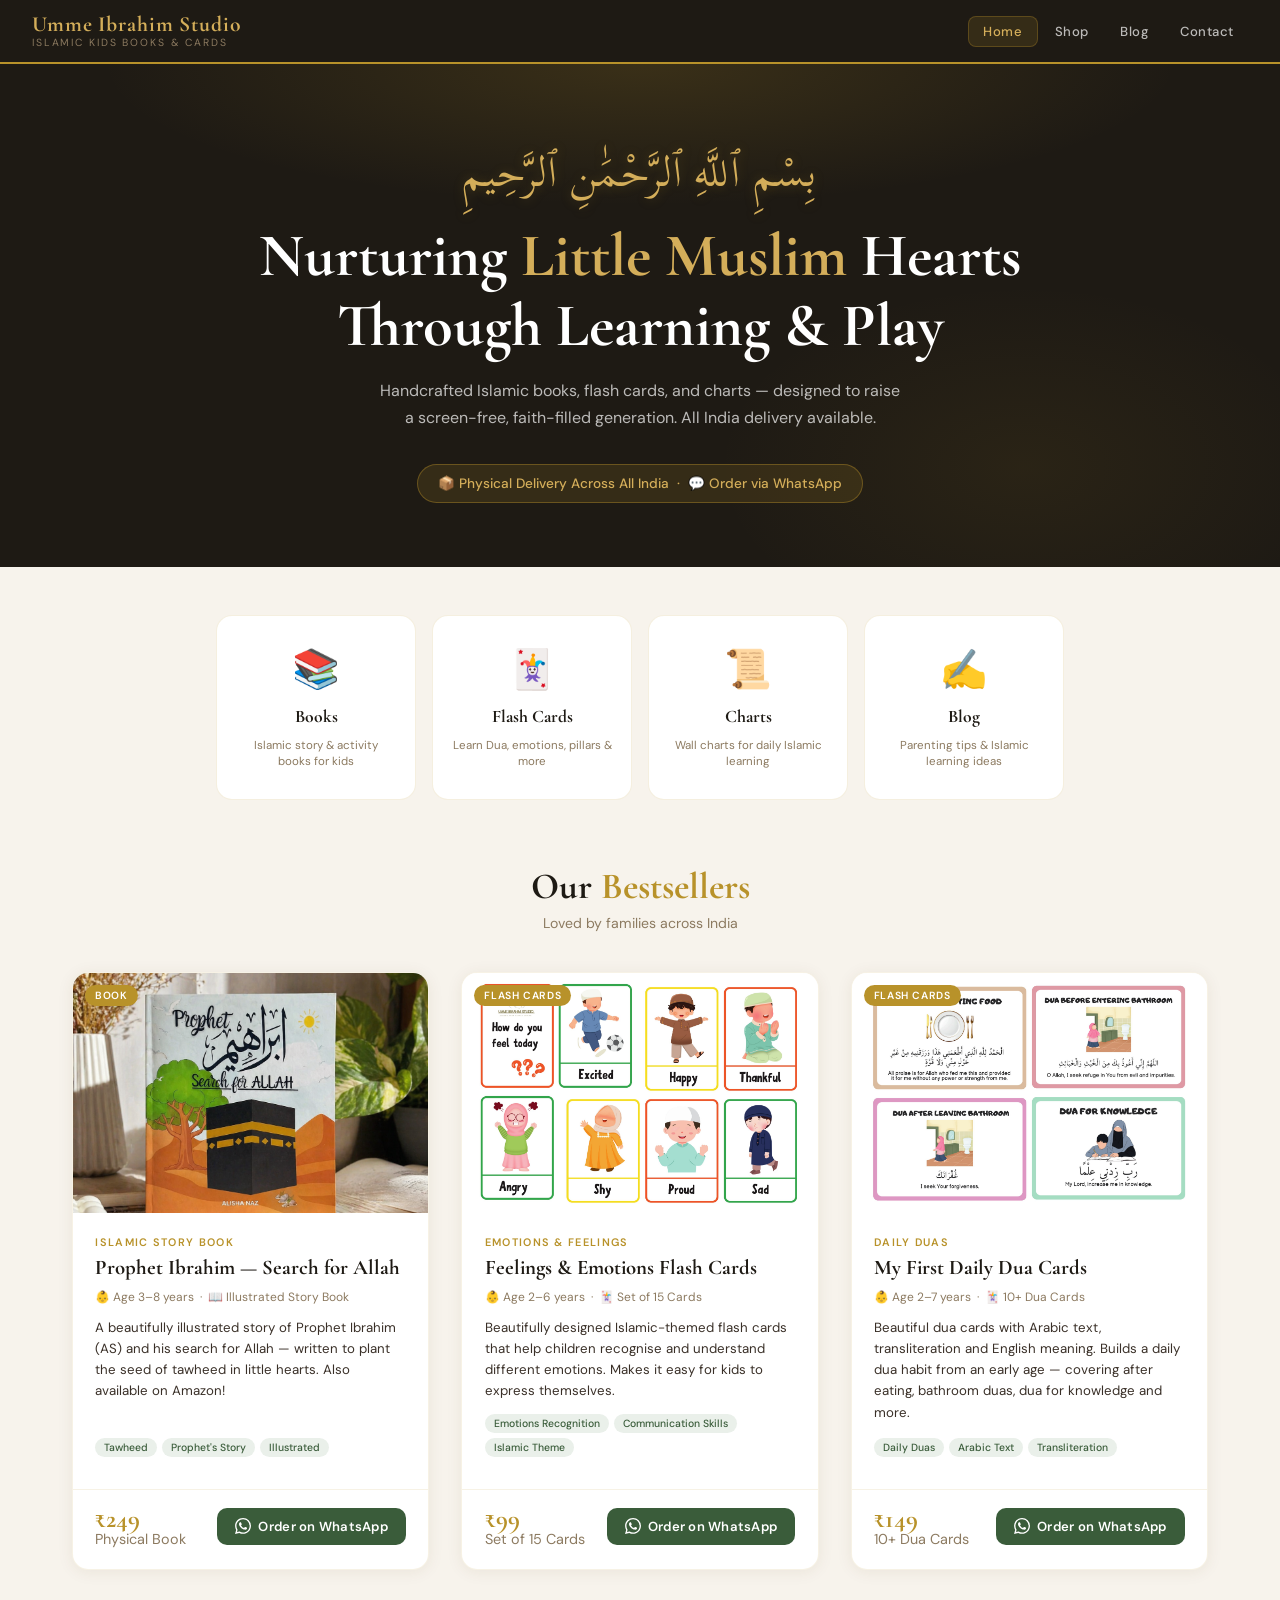
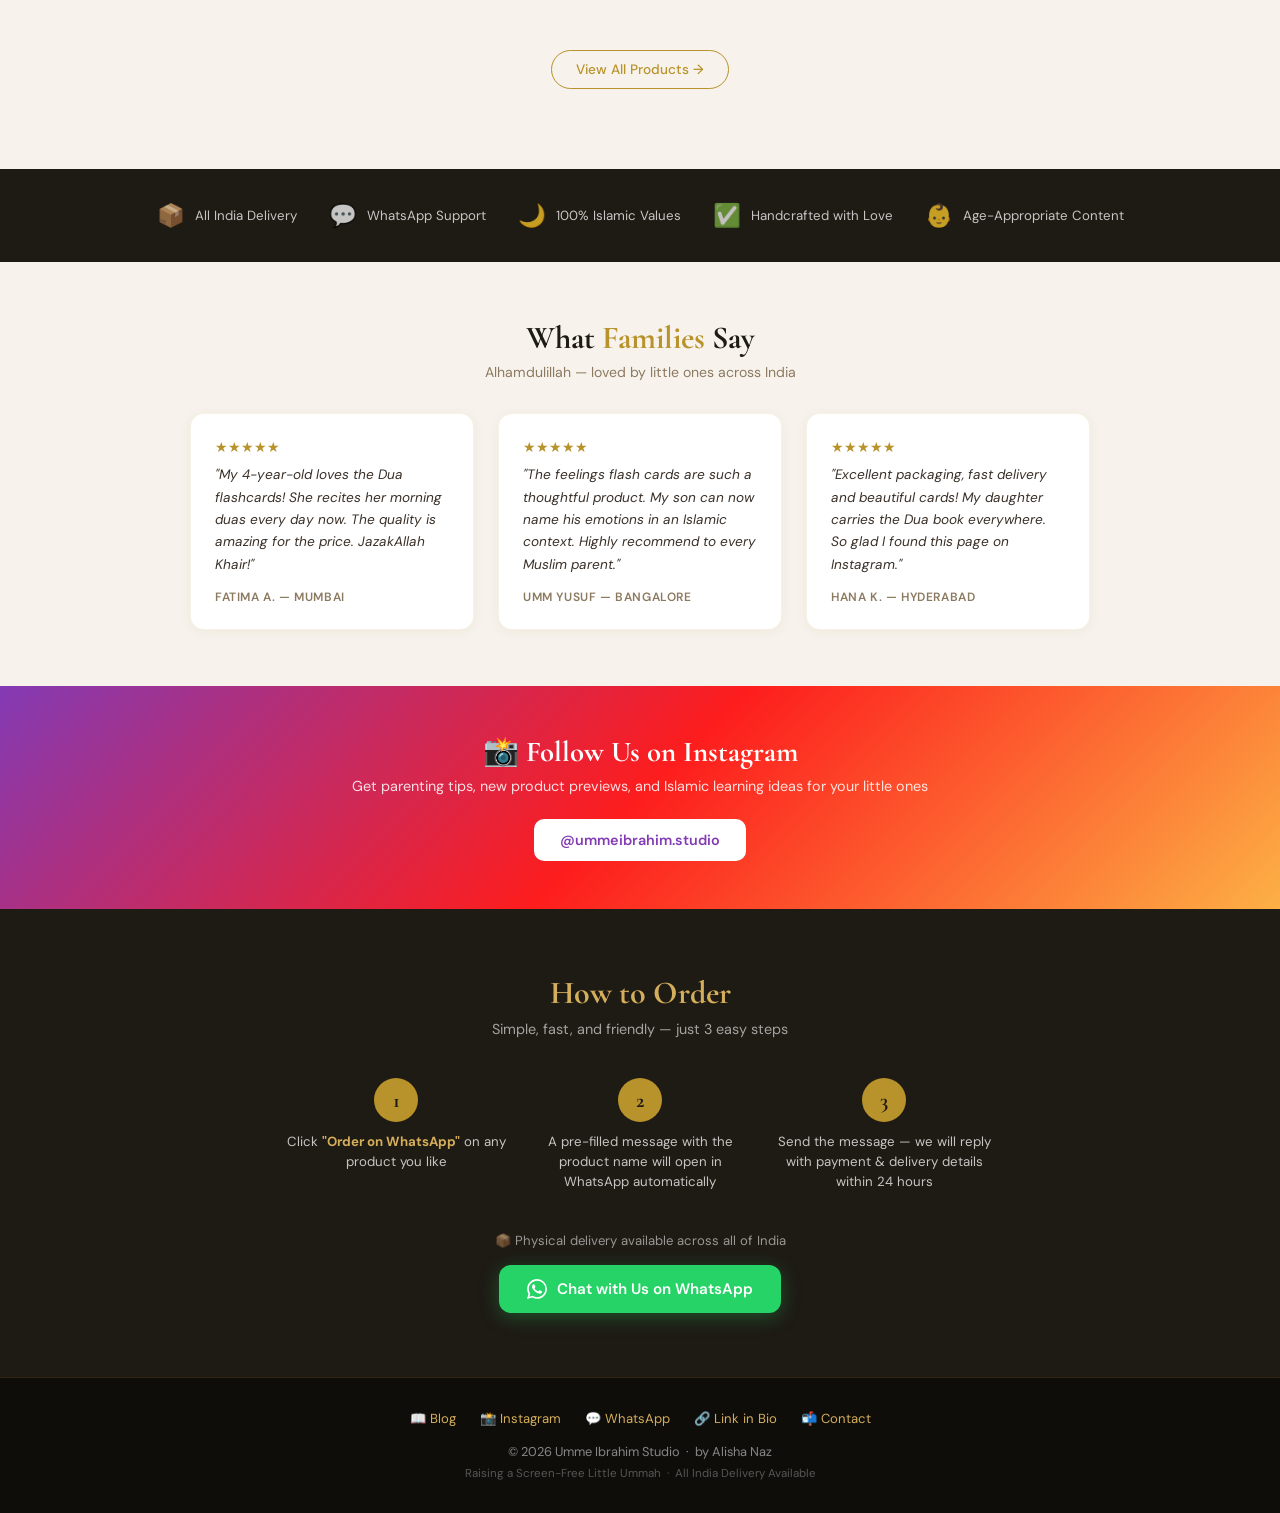
<file: index.html>
<!DOCTYPE html>
<html lang="en">
<head>
<meta charset="UTF-8">
<meta name="viewport" content="width=device-width, initial-scale=1.0">
<title>Umme Ibrahim Studio — Islamic Kids Books & Cards</title>
<link href="https://fonts.googleapis.com/css2?family=Scheherazade+New:wght@400;700&display=swap" rel="stylesheet">
<link href="https://fonts.googleapis.com/css2?family=Cormorant+Garamond:ital,wght@0,400;0,600;0,700;1,400;1,600&family=DM+Sans:wght@300;400;500&display=swap" rel="stylesheet">
<!-- Vercel Web Analytics -->
<script defer src="https://cdn.vercel-insights.com/v1/script.js"></script>
<style>
/* ── UMME IBRAHIM STUDIO — SHARED STYLES ── */

/* Scheherazade loaded via <link> tag */

:root {
  --cream: #F7F3EC;
  --gold: #B8922A;
  --gold-light: #D4AE5A;
  --gold-pale: #F0E4C4;
  --dark: #1E1A14;
  --brown: #5C4A2A;
  --green: #3A5C3A;
  --green-light: #EAF0EA;
  --text: #3A3028;
  --muted: #8C7A60;
}

* { margin: 0; padding: 0; box-sizing: border-box; }

body {
  font-family: 'DM Sans', sans-serif;
  background: var(--cream);
  color: var(--text);
  overflow-x: hidden;
}

/* ── HEADER / NAV ── */
header {
  background: var(--dark);
  padding: 0 2rem;
  position: sticky;
  top: 0;
  z-index: 100;
  display: flex;
  align-items: center;
  justify-content: space-between;
  height: 64px;
  border-bottom: 2px solid var(--gold);
}

.logo-wrap {
  display: flex;
  flex-direction: column;
  line-height: 1.1;
  text-decoration: none;
}

.logo-name {
  font-family: 'Cormorant Garamond', serif;
  font-size: 1.35rem;
  font-weight: 700;
  color: var(--gold-light);
  letter-spacing: 0.04em;
}

.logo-tagline {
  font-size: 0.65rem;
  color: var(--muted);
  letter-spacing: 0.18em;
  text-transform: uppercase;
}

/* ── DESKTOP NAV ── */
nav {
  display: flex;
  align-items: center;
  gap: 0.2rem;
}

nav a {
  color: rgba(255,255,255,0.7);
  text-decoration: none;
  font-size: 0.82rem;
  font-weight: 500;
  padding: 6px 14px;
  border-radius: 8px;
  letter-spacing: 0.04em;
  transition: background 0.2s, color 0.2s;
}

nav a:hover {
  color: var(--gold-light);
  background: rgba(184,146,42,0.12);
}

nav a.active {
  color: var(--gold-light);
  background: rgba(184,146,42,0.15);
  border: 1px solid rgba(184,146,42,0.3);
}

/* Hamburger for mobile */
.hamburger {
  display: none;
  flex-direction: column;
  gap: 5px;
  cursor: pointer;
  padding: 6px;
  background: none;
  border: none;
}

.hamburger span {
  display: block;
  width: 22px;
  height: 2px;
  background: var(--gold-light);
  border-radius: 2px;
  transition: all 0.3s;
}

/* Mobile nav dropdown */
.mobile-nav {
  display: none;
  flex-direction: column;
  position: absolute;
  top: 64px;
  left: 0;
  right: 0;
  background: var(--dark);
  border-bottom: 2px solid var(--gold);
  padding: 1rem 2rem;
  gap: 0.5rem;
  z-index: 99;
}

.mobile-nav.open {
  display: flex;
}

.mobile-nav a {
  color: rgba(255,255,255,0.75);
  text-decoration: none;
  font-size: 0.9rem;
  font-weight: 500;
  padding: 10px 0;
  border-bottom: 1px solid rgba(184,146,42,0.1);
  letter-spacing: 0.04em;
  transition: color 0.2s;
}

.mobile-nav a:last-child { border-bottom: none; }
.mobile-nav a:hover, .mobile-nav a.active { color: var(--gold-light); }

@media (max-width: 680px) {
  nav { display: none; }
  .hamburger { display: flex; }
}

/* ── HERO ── */
.hero {
  background: var(--dark);
  color: white;
  text-align: center;
  padding: 5rem 2rem 4rem;
  position: relative;
  overflow: hidden;
}

.hero::before {
  content: '';
  position: absolute;
  inset: 0;
  background:
    radial-gradient(ellipse 60% 40% at 50% 0%, rgba(184,146,42,0.18) 0%, transparent 70%),
    radial-gradient(ellipse 40% 60% at 80% 80%, rgba(184,146,42,0.08) 0%, transparent 60%);
}

.hero-bismillah {
  font-family: 'Scheherazade New', 'Amiri', 'Traditional Arabic', serif;
  font-size: 2.6rem;
  color: var(--gold-light);
  margin-bottom: 1.2rem;
  font-style: normal;
  font-weight: 400;
  letter-spacing: 0.02em;
  line-height: 1.4;
  direction: rtl;
  opacity: 0;
  animation: fadeUp 0.8s ease forwards 0.1s;
  position: relative;
  text-shadow: 0 1px 12px rgba(184,146,42,0.25);
}

.hero h1 {
  font-family: 'Cormorant Garamond', serif;
  font-size: clamp(2.2rem, 6vw, 3.8rem);
  font-weight: 700;
  line-height: 1.15;
  margin-bottom: 1rem;
  opacity: 0;
  animation: fadeUp 0.8s ease forwards 0.3s;
  position: relative;
}

.hero h1 span { color: var(--gold-light); }

.hero p {
  font-size: 1rem;
  color: rgba(255,255,255,0.7);
  max-width: 520px;
  margin: 0 auto 2rem;
  line-height: 1.7;
  opacity: 0;
  animation: fadeUp 0.8s ease forwards 0.5s;
  position: relative;
}

.delivery-badge {
  display: inline-flex;
  align-items: center;
  gap: 8px;
  background: rgba(184,146,42,0.15);
  border: 1px solid rgba(184,146,42,0.4);
  color: var(--gold-light);
  padding: 10px 20px;
  border-radius: 30px;
  font-size: 0.85rem;
  font-weight: 500;
  opacity: 0;
  animation: fadeUp 0.8s ease forwards 0.7s;
  position: relative;
}

/* ── SECTION LABEL ── */
.section-label {
  text-align: center;
  padding: 3.5rem 1rem 0.5rem;
}

.section-label h2 {
  font-family: 'Cormorant Garamond', serif;
  font-size: clamp(1.8rem, 4vw, 2.6rem);
  font-weight: 700;
  color: var(--dark);
}

.section-label h2 span { color: var(--gold); }

.section-label p {
  color: var(--muted);
  font-size: 0.9rem;
  margin-top: 0.4rem;
}

.divider {
  width: 60px;
  height: 2px;
  background: linear-gradient(90deg, var(--gold), var(--gold-light));
  margin: 0.8rem auto 0;
  border-radius: 2px;
}

/* ── PRODUCT CARDS ── */
.products {
  display: grid;
  grid-template-columns: repeat(auto-fill, minmax(300px, 1fr));
  gap: 2rem;
  padding: 2.5rem 2rem 4rem;
  max-width: 1200px;
  margin: 0 auto;
}

.card {
  background: white;
  border-radius: 16px;
  overflow: hidden;
  box-shadow: 0 2px 16px rgba(90,60,20,0.08);
  transition: transform 0.3s ease, box-shadow 0.3s ease;
  display: flex;
  flex-direction: column;
  border: 1px solid rgba(184,146,42,0.12);
  opacity: 1;
  transform: translateY(0);
}

.card:hover {
  transform: translateY(-6px);
  box-shadow: 0 12px 40px rgba(90,60,20,0.14);
}

.card-image {
  width: 100%;
  min-height: 220px;
  background: var(--gold-pale);
  display: flex;
  align-items: center;
  justify-content: center;
  font-size: 3rem;
  position: relative;
  overflow: hidden;
}

.card-image img { width: 100%; height: auto; display: block; object-fit: contain; }
.card-image.book-cover { background: #d4e8f0; overflow: hidden; }
.card-image.book-cover img { object-fit: cover; object-position: right center; }
.card-image.emoji-bg { background: linear-gradient(135deg, var(--gold-pale), #fff8e8); font-size: 4rem; }

.card-badge {
  position: absolute;
  top: 12px;
  left: 12px;
  background: var(--gold);
  color: white;
  font-size: 0.65rem;
  font-weight: 600;
  padding: 4px 10px;
  border-radius: 12px;
  letter-spacing: 0.06em;
  text-transform: uppercase;
}

.coming-soon-badge {
  position: absolute;
  inset: 0;
  background: rgba(30,26,20,0.65);
  display: flex;
  align-items: center;
  justify-content: center;
  backdrop-filter: blur(2px);
}

.coming-soon-badge span {
  background: var(--gold);
  color: white;
  font-size: 0.85rem;
  font-weight: 600;
  padding: 8px 20px;
  border-radius: 20px;
  letter-spacing: 0.08em;
  text-transform: uppercase;
}

.card-body { padding: 1.4rem 1.4rem 1rem; flex: 1; display: flex; flex-direction: column; }
.card-category { font-size: 0.68rem; color: var(--gold); font-weight: 600; letter-spacing: 0.12em; text-transform: uppercase; margin-bottom: 0.4rem; }
.card-title { font-family: 'Cormorant Garamond', serif; font-size: 1.3rem; font-weight: 700; line-height: 1.25; color: var(--dark); margin-bottom: 0.5rem; }
.card-age { font-size: 0.75rem; color: var(--muted); margin-bottom: 0.7rem; }
.card-desc { font-size: 0.83rem; color: var(--text); line-height: 1.6; margin-bottom: 0.8rem; flex: 1; }

.card-topics { display: flex; flex-wrap: wrap; gap: 5px; margin-bottom: 1rem; }
.topic-tag { font-size: 0.65rem; background: var(--green-light); color: var(--green); padding: 3px 9px; border-radius: 10px; font-weight: 500; }

.card-footer { padding: 1rem 1.4rem 1.4rem; display: flex; align-items: center; justify-content: space-between; border-top: 1px solid rgba(184,146,42,0.12); }

.price { font-family: 'Cormorant Garamond', serif; font-size: 1.6rem; font-weight: 700; color: var(--gold); line-height: 1; }
.price small { font-size: 0.9rem; font-family: 'DM Sans', sans-serif; font-weight: 400; color: var(--muted); display: block; font-style: normal; }

.btn-buy {
  display: inline-flex;
  align-items: center;
  gap: 7px;
  background: var(--green);
  color: white;
  padding: 10px 18px;
  border-radius: 10px;
  font-size: 0.82rem;
  font-weight: 600;
  text-decoration: none;
  transition: background 0.2s, transform 0.15s;
  letter-spacing: 0.02em;
}

.btn-buy:hover { background: #2d4a2d; transform: scale(1.03); }
.btn-buy svg { width: 16px; height: 16px; fill: white; }

/* ── CAROUSEL ── */
.carousel { position: relative; width: 100%; }
.slides { position: relative; }
.slide { display: none; }
.slide:first-child, .slide.active { display: block; }
.slide img { width: 100%; height: 220px; object-fit: cover; display: block; }
.slide .slide-emoji { width: 100%; height: 220px; display: flex; align-items: center; justify-content: center; font-size: 4rem; }

.prev, .next {
  position: absolute;
  top: 50%;
  transform: translateY(-50%);
  background: rgba(30,26,20,0.55);
  border: none;
  color: white;
  font-size: 1rem;
  padding: 6px 10px;
  cursor: pointer;
  border-radius: 6px;
  z-index: 10;
  transition: background 0.2s;
}
.prev { left: 6px; }
.next { right: 6px; }
.prev:hover, .next:hover { background: rgba(30,26,20,0.85); }

.dots { position: absolute; bottom: 8px; left: 50%; transform: translateX(-50%); display: flex; gap: 6px; }
.dot { width: 7px; height: 7px; background: rgba(255,255,255,0.5); border-radius: 50%; cursor: pointer; transition: background 0.2s; }
.dot.active { background: var(--gold-light); }

/* ── HOW TO ORDER ── */
.how-section { background: var(--dark); color: white; padding: 4rem 2rem; text-align: center; }
.how-section h2 { font-family: 'Cormorant Garamond', serif; font-size: 2rem; color: var(--gold-light); margin-bottom: 0.5rem; }
.how-section p { color: rgba(255,255,255,0.6); font-size: 0.9rem; margin-bottom: 2.5rem; }

.steps { display: flex; justify-content: center; flex-wrap: wrap; gap: 1.5rem; max-width: 800px; margin: 0 auto 2.5rem; }
.step { flex: 1; min-width: 180px; max-width: 220px; display: flex; flex-direction: column; align-items: center; gap: 10px; }
.step-num { width: 44px; height: 44px; background: var(--gold); border-radius: 50%; display: flex; align-items: center; justify-content: center; font-family: 'Cormorant Garamond', serif; font-size: 1.3rem; font-weight: 700; color: var(--dark); }
.step p { font-size: 0.83rem; color: rgba(255,255,255,0.75); line-height: 1.5; margin: 0; }

.whatsapp-cta {
  display: inline-flex; align-items: center; gap: 10px;
  background: #25D366; color: white; padding: 14px 28px;
  border-radius: 12px; font-size: 0.95rem; font-weight: 600;
  text-decoration: none; transition: transform 0.2s, box-shadow 0.2s;
  box-shadow: 0 4px 20px rgba(37,211,102,0.3);
}
.whatsapp-cta:hover { transform: translateY(-2px); box-shadow: 0 8px 30px rgba(37,211,102,0.4); }

/* ── FOOTER ── */
footer { background: #0f0d0a; color: rgba(255,255,255,0.5); text-align: center; padding: 2rem; font-size: 0.8rem; border-top: 1px solid rgba(184,146,42,0.2); }
footer a { color: var(--gold-light); text-decoration: none; }
footer .footer-links { display: flex; justify-content: center; flex-wrap: wrap; gap: 1.5rem; margin-bottom: 1rem; font-size: 0.82rem; }

/* ── ANIMATIONS ── */
@keyframes fadeUp {
  from { opacity: 0; transform: translateY(20px); }
  to { opacity: 1; transform: translateY(0); }
}

/* ── CATEGORY FILTER BUTTONS ── */
.filter-bar {
  display: flex;
  justify-content: center;
  flex-wrap: wrap;
  gap: 0.5rem;
  padding: 1.5rem 1rem 0.5rem;
}

.filter-btn {
  padding: 8px 20px;
  border-radius: 30px;
  border: 1px solid rgba(184,146,42,0.3);
  background: transparent;
  color: var(--muted);
  font-size: 0.82rem;
  font-weight: 500;
  cursor: pointer;
  transition: all 0.2s;
  font-family: 'DM Sans', sans-serif;
}

.filter-btn:hover, .filter-btn.active {
  background: var(--gold);
  color: white;
  border-color: var(--gold);
}

/* ── PAGE HERO (smaller for inner pages) ── */
.page-hero {
  background: var(--dark);
  color: white;
  text-align: center;
  padding: 3.5rem 2rem 3rem;
  position: relative;
  overflow: hidden;
}

.page-hero::before {
  content: '';
  position: absolute;
  inset: 0;
  background: radial-gradient(ellipse 60% 40% at 50% 0%, rgba(184,146,42,0.18) 0%, transparent 70%);
}

.page-hero h1 {
  font-family: 'Cormorant Garamond', serif;
  font-size: clamp(1.8rem, 5vw, 3rem);
  font-weight: 700;
  position: relative;
  margin-bottom: 0.6rem;
}

.page-hero h1 span { color: var(--gold-light); }
.page-hero p { font-size: 0.95rem; color: rgba(255,255,255,0.65); position: relative; max-width: 480px; margin: 0 auto; line-height: 1.6; }

</style>
<style>
  /* ── HOME-ONLY STYLES ── */
  .categories-strip {
    display: flex;
    justify-content: center;
    flex-wrap: wrap;
    gap: 1rem;
    padding: 3rem 2rem 1rem;
    max-width: 1000px;
    margin: 0 auto;
  }

  .cat-card {
    flex: 1;
    min-width: 160px;
    max-width: 200px;
    background: white;
    border-radius: 16px;
    border: 1px solid rgba(184,146,42,0.15);
    padding: 1.8rem 1.2rem;
    text-align: center;
    text-decoration: none;
    color: var(--dark);
    transition: transform 0.25s, box-shadow 0.25s, border-color 0.25s;
    display: flex;
    flex-direction: column;
    align-items: center;
    gap: 0.7rem;
  }

  .cat-card:hover {
    transform: translateY(-5px);
    box-shadow: 0 10px 30px rgba(90,60,20,0.12);
    border-color: var(--gold);
  }

  .cat-icon { font-size: 2.4rem; }

  .cat-label {
    font-family: 'Cormorant Garamond', serif;
    font-size: 1.1rem;
    font-weight: 700;
  }

  .cat-sub {
    font-size: 0.72rem;
    color: var(--muted);
    line-height: 1.4;
  }

  /* Featured products strip */
  .home-section-heading {
    text-align: center;
    padding: 2rem 1rem 0;
  }

  .home-section-heading h2 {
    font-family: 'Cormorant Garamond', serif;
    font-size: clamp(1.6rem, 4vw, 2.3rem);
    color: var(--dark);
    font-weight: 700;
  }

  .home-section-heading h2 span { color: var(--gold); }

  .home-section-heading p {
    color: var(--muted);
    font-size: 0.88rem;
    margin-top: 0.3rem;
  }

  .view-all-btn {
    display: inline-flex;
    align-items: center;
    gap: 6px;
    margin-top: 1rem;
    padding: 10px 24px;
    border-radius: 30px;
    border: 1.5px solid var(--gold);
    color: var(--gold);
    font-size: 0.85rem;
    font-weight: 500;
    text-decoration: none;
    transition: all 0.2s;
  }

  .view-all-btn:hover {
    background: var(--gold);
    color: white;
  }

  /* Trust badges */
  .trust-bar {
    background: var(--dark);
    padding: 2rem;
    display: flex;
    justify-content: center;
    flex-wrap: wrap;
    gap: 2rem;
    margin-top: 2rem;
  }

  .trust-item {
    display: flex;
    align-items: center;
    gap: 10px;
    color: rgba(255,255,255,0.75);
    font-size: 0.83rem;
  }

  .trust-item span:first-child { font-size: 1.4rem; }

  /* Testimonials */
  .testimonials {
    background: var(--cream);
    padding: 3.5rem 2rem;
    text-align: center;
  }

  .testimonials h2 {
    font-family: 'Cormorant Garamond', serif;
    font-size: 2rem;
    color: var(--dark);
    margin-bottom: 0.4rem;
    font-weight: 700;
  }

  .testimonials h2 span { color: var(--gold); }

  .testimonials-grid {
    display: grid;
    grid-template-columns: repeat(auto-fill, minmax(260px, 1fr));
    gap: 1.5rem;
    max-width: 900px;
    margin: 2rem auto 0;
  }

  .testimonial-card {
    background: white;
    border-radius: 14px;
    padding: 1.5rem;
    border: 1px solid rgba(184,146,42,0.12);
    text-align: left;
    box-shadow: 0 2px 12px rgba(90,60,20,0.06);
  }

  .stars { color: var(--gold); font-size: 0.9rem; margin-bottom: 0.5rem; }
  .testimonial-text { font-size: 0.85rem; color: var(--text); line-height: 1.65; margin-bottom: 0.8rem; font-style: italic; }
  .testimonial-name { font-size: 0.75rem; font-weight: 600; color: var(--muted); letter-spacing: 0.05em; text-transform: uppercase; }

  /* Instagram CTA */
  .instagram-cta {
    background: linear-gradient(135deg, #833ab4, #fd1d1d, #fcb045);
    padding: 3rem 2rem;
    text-align: center;
    color: white;
  }

  .instagram-cta h2 {
    font-family: 'Cormorant Garamond', serif;
    font-size: 1.8rem;
    margin-bottom: 0.5rem;
    font-weight: 700;
  }

  .instagram-cta p { opacity: 0.85; font-size: 0.9rem; margin-bottom: 1.5rem; }

  .instagram-btn {
    display: inline-flex;
    align-items: center;
    gap: 8px;
    background: white;
    color: #833ab4;
    padding: 12px 26px;
    border-radius: 10px;
    font-weight: 600;
    font-size: 0.9rem;
    text-decoration: none;
    transition: transform 0.2s;
  }

  .instagram-btn:hover { transform: scale(1.04); }
</style>
</head>
<body>

<!-- ── HEADER ── -->
<header>
  <a href="index.html" class="logo-wrap">
    <span class="logo-name">Umme Ibrahim Studio</span>
    <span class="logo-tagline">Islamic Kids Books & Cards</span>
  </a>
  <nav>
    <a href="index.html" class="active">Home</a>
    <a href="shop.html">Shop</a>
    <a href="blog.html">Blog</a>
    <a href="contact.html">Contact</a>
  </nav>
  <button class="hamburger" onclick="toggleNav()" aria-label="Menu">
    <span></span><span></span><span></span>
  </button>
</header>

<!-- Mobile Nav -->
<div class="mobile-nav" id="mobileNav">
  <a href="index.html" class="active">🏠 Home</a>
  <a href="shop.html">🛍️ Shop</a>
  <a href="blog.html">📖 Blog</a>
  <a href="contact.html">📬 Contact</a>
</div>

<!-- ── HERO ── -->
<section class="hero">
  <div class="hero-bismillah">بِسْمِ ٱللَّهِ ٱلرَّحْمَٰنِ ٱلرَّحِيمِ</div>
  <h1>Nurturing <span>Little Muslim</span> Hearts<br>Through Learning & Play</h1>
  <p>Handcrafted Islamic books, flash cards, and charts — designed to raise a screen-free, faith-filled generation. All India delivery available.</p>
  <div class="delivery-badge">📦 Physical Delivery Across All India &nbsp;·&nbsp; 💬 Order via WhatsApp</div>
</section>

<!-- ── CATEGORIES ── -->
<div class="categories-strip">
  <a href="shop.html#books" class="cat-card">
    <span class="cat-icon">📚</span>
    <span class="cat-label">Books</span>
    <span class="cat-sub">Islamic story & activity books for kids</span>
  </a>
  <a href="shop.html#flashcards" class="cat-card">
    <span class="cat-icon">🃏</span>
    <span class="cat-label">Flash Cards</span>
    <span class="cat-sub">Learn Dua, emotions, pillars & more</span>
  </a>
  <a href="shop.html#charts" class="cat-card">
    <span class="cat-icon">📜</span>
    <span class="cat-label">Charts</span>
    <span class="cat-sub">Wall charts for daily Islamic learning</span>
  </a>
  <a href="blog.html" class="cat-card">
    <span class="cat-icon">✍️</span>
    <span class="cat-label">Blog</span>
    <span class="cat-sub">Parenting tips & Islamic learning ideas</span>
  </a>
</div>

<!-- ── FEATURED PRODUCTS ── -->
<div class="home-section-heading" style="margin-top:1rem;">
  <h2>Our <span>Bestsellers</span></h2>
  <p>Loved by families across India</p>
</div>

<div class="products" style="max-width:1200px;">

  <!-- PRODUCT 1: Prophet Ibrahim Book — Real Image -->
  <div class="card" data-category="books">
    <div class="card-image book-cover">
      <img src="book_ibrahim.png" alt="Prophet Ibrahim — Search for Allah" style="width:100%;height:240px;object-fit:cover;">
      <div class="card-badge">Book</div>
    </div>
    <div class="card-body">
      <div class="card-category">Islamic Story Book</div>
      <div class="card-title">Prophet Ibrahim — Search for Allah</div>
      <div class="card-age">👶 Age 3–8 years &nbsp;·&nbsp; 📖 Illustrated Story Book</div>
      <div class="card-desc">A beautifully illustrated story of Prophet Ibrahim (AS) and his search for Allah — written to plant the seed of tawheed in little hearts. Also available on Amazon!</div>
      <div class="card-topics">
        <span class="topic-tag">Tawheed</span>
        <span class="topic-tag">Prophet's Story</span>
        <span class="topic-tag">Illustrated</span>
      </div>
    </div>
    <div class="card-footer">
      <div class="price">₹249 <small>Physical Book</small></div>
      <a class="btn-buy" href="https://wa.me/918444968880?text=Assalamu%20Alaikum!%20I%20want%20to%20order%3A%0A%0AProduct%3A%20Prophet%20Ibrahim%20%E2%80%94%20Search%20for%20Allah%0APrice%3A%20%E2%82%B9249%0A%0APlease%20share%20delivery%20details.%20JazakAllah%20Khair%20%F0%9F%99%8F" target="_blank">
        <svg viewBox="0 0 24 24" xmlns="http://www.w3.org/2000/svg"><path d="M17.472 14.382c-.297-.149-1.758-.867-2.03-.967-.273-.099-.471-.148-.67.15-.197.297-.767.966-.94 1.164-.173.199-.347.223-.644.075-.297-.15-1.255-.463-2.39-1.475-.883-.788-1.48-1.761-1.653-2.059-.173-.297-.018-.458.13-.606.134-.133.298-.347.446-.52.149-.174.198-.298.298-.497.099-.198.05-.371-.025-.52-.075-.149-.669-1.612-.916-2.207-.242-.579-.487-.5-.669-.51-.173-.008-.371-.01-.57-.01-.198 0-.52.074-.792.372-.272.297-1.04 1.016-1.04 2.479 0 1.462 1.065 2.875 1.213 3.074.149.198 2.096 3.2 5.077 4.487.709.306 1.262.489 1.694.625.712.227 1.36.195 1.871.118.571-.085 1.758-.719 2.006-1.413.248-.694.248-1.289.173-1.413-.074-.124-.272-.198-.57-.347m-5.421 7.403h-.004a9.87 9.87 0 01-5.031-1.378l-.361-.214-3.741.982.998-3.648-.235-.374a9.86 9.86 0 01-1.51-5.26c.001-5.45 4.436-9.884 9.888-9.884 2.64 0 5.122 1.03 6.988 2.898a9.825 9.825 0 012.893 6.994c-.003 5.45-4.437 9.884-9.885 9.884m8.413-18.297A11.815 11.815 0 0012.05 0C5.495 0 .16 5.335.157 11.892c0 2.096.547 4.142 1.588 5.945L.057 24l6.305-1.654a11.882 11.882 0 005.683 1.448h.005c6.554 0 11.89-5.335 11.893-11.893a11.821 11.821 0 00-3.48-8.413Z"/></svg>
        Order on WhatsApp
      </a>
    </div>
  </div>

  <!-- PRODUCT: Feelings Flash Cards — Real Image -->
  <div class="card" data-category="flashcards">
    <div class="card-image">
      <img src="emotions_flashcards.jpg" alt="Feelings & Emotions Flash Cards" style="width:100%;height:240px;object-fit:cover;">
      <div class="card-badge">Flash Cards</div>
    </div>
    <div class="card-body">
      <div class="card-category">Emotions & Feelings</div>
      <div class="card-title">Feelings & Emotions Flash Cards</div>
      <div class="card-age">👶 Age 2–6 years &nbsp;·&nbsp; 🃏 Set of 15 Cards</div>
      <div class="card-desc">Beautifully designed Islamic-themed flash cards that help children recognise and understand different emotions. Makes it easy for kids to express themselves.</div>
      <div class="card-topics">
        <span class="topic-tag">Emotions Recognition</span>
        <span class="topic-tag">Communication Skills</span>
        <span class="topic-tag">Islamic Theme</span>
      </div>
    </div>
    <div class="card-footer">
      <div class="price">₹99 <small>Set of 15 Cards</small></div>
      <a class="btn-buy" href="https://wa.me/918444968880?text=Assalamu%20Alaikum!%20I%20want%20to%20order%3A%0A%0AProduct%3A%20Feelings%20%26%20Emotions%20Flash%20Cards%0APrice%3A%20%E2%82%B999%0A%0APlease%20share%20delivery%20details.%20JazakAllah%20Khair%20%F0%9F%99%8F" target="_blank">
        <svg viewBox="0 0 24 24" xmlns="http://www.w3.org/2000/svg"><path d="M17.472 14.382c-.297-.149-1.758-.867-2.03-.967-.273-.099-.471-.148-.67.15-.197.297-.767.966-.94 1.164-.173.199-.347.223-.644.075-.297-.15-1.255-.463-2.39-1.475-.883-.788-1.48-1.761-1.653-2.059-.173-.297-.018-.458.13-.606.134-.133.298-.347.446-.52.149-.174.198-.298.298-.497.099-.198.05-.371-.025-.52-.075-.149-.669-1.612-.916-2.207-.242-.579-.487-.5-.669-.51-.173-.008-.371-.01-.57-.01-.198 0-.52.074-.792.372-.272.297-1.04 1.016-1.04 2.479 0 1.462 1.065 2.875 1.213 3.074.149.198 2.096 3.2 5.077 4.487.709.306 1.262.489 1.694.625.712.227 1.36.195 1.871.118.571-.085 1.758-.719 2.006-1.413.248-.694.248-1.289.173-1.413-.074-.124-.272-.198-.57-.347m-5.421 7.403h-.004a9.87 9.87 0 01-5.031-1.378l-.361-.214-3.741.982.998-3.648-.235-.374a9.86 9.86 0 01-1.51-5.26c.001-5.45 4.436-9.884 9.888-9.884 2.64 0 5.122 1.03 6.988 2.898a9.825 9.825 0 012.893 6.994c-.003 5.45-4.437 9.884-9.885 9.884m8.413-18.297A11.815 11.815 0 0012.05 0C5.495 0 .16 5.335.157 11.892c0 2.096.547 4.142 1.588 5.945L.057 24l6.305-1.654a11.882 11.882 0 005.683 1.448h.005c6.554 0 11.89-5.335 11.893-11.893a11.821 11.821 0 00-3.48-8.413Z"/></svg>
        Order on WhatsApp
      </a>
    </div>
  </div>

  <!-- PRODUCT: Daily Duas Flash Cards — Real Image -->
  <div class="card" data-category="flashcards">
    <div class="card-image">
      <img src="duas_flashcards.jpg" alt="My First Daily Dua Cards" style="width:100%;height:240px;object-fit:cover;">
      <div class="card-badge">Flash Cards</div>
    </div>
    <div class="card-body">
      <div class="card-category">Daily Duas</div>
      <div class="card-title">My First Daily Dua Cards</div>
      <div class="card-age">👶 Age 2–7 years &nbsp;·&nbsp; 🃏 10+ Dua Cards</div>
      <div class="card-desc">Beautiful dua cards with Arabic text, transliteration and English meaning. Builds a daily dua habit from an early age — covering after eating, bathroom duas, dua for knowledge and more.</div>
      <div class="card-topics">
        <span class="topic-tag">Daily Duas</span>
        <span class="topic-tag">Arabic Text</span>
        <span class="topic-tag">Transliteration</span>
      </div>
    </div>
    <div class="card-footer">
      <div class="price">₹149 <small>10+ Dua Cards</small></div>
      <a class="btn-buy" href="https://wa.me/918444968880?text=Assalamu%20Alaikum!%20I%20want%20to%20order%3A%0A%0AProduct%3A%20My%20First%20Daily%20Dua%20Cards%0APrice%3A%20%E2%82%B9149%0A%0APlease%20share%20delivery%20details.%20JazakAllah%20Khair%20%F0%9F%99%8F" target="_blank">
        <svg viewBox="0 0 24 24" xmlns="http://www.w3.org/2000/svg"><path d="M17.472 14.382c-.297-.149-1.758-.867-2.03-.967-.273-.099-.471-.148-.67.15-.197.297-.767.966-.94 1.164-.173.199-.347.223-.644.075-.297-.15-1.255-.463-2.39-1.475-.883-.788-1.48-1.761-1.653-2.059-.173-.297-.018-.458.13-.606.134-.133.298-.347.446-.52.149-.174.198-.298.298-.497.099-.198.05-.371-.025-.52-.075-.149-.669-1.612-.916-2.207-.242-.579-.487-.5-.669-.51-.173-.008-.371-.01-.57-.01-.198 0-.52.074-.792.372-.272.297-1.04 1.016-1.04 2.479 0 1.462 1.065 2.875 1.213 3.074.149.198 2.096 3.2 5.077 4.487.709.306 1.262.489 1.694.625.712.227 1.36.195 1.871.118.571-.085 1.758-.719 2.006-1.413.248-.694.248-1.289.173-1.413-.074-.124-.272-.198-.57-.347m-5.421 7.403h-.004a9.87 9.87 0 01-5.031-1.378l-.361-.214-3.741.982.998-3.648-.235-.374a9.86 9.86 0 01-1.51-5.26c.001-5.45 4.436-9.884 9.888-9.884 2.64 0 5.122 1.03 6.988 2.898a9.825 9.825 0 012.893 6.994c-.003 5.45-4.437 9.884-9.885 9.884m8.413-18.297A11.815 11.815 0 0012.05 0C5.495 0 .16 5.335.157 11.892c0 2.096.547 4.142 1.588 5.945L.057 24l6.305-1.654a11.882 11.882 0 005.683 1.448h.005c6.554 0 11.89-5.335 11.893-11.893a11.821 11.821 0 00-3.48-8.413Z"/></svg>
        Order on WhatsApp
      </a>
    </div>
  </div>

</div>

<div style="text-align:center;padding-bottom:3rem;">
  <a href="shop.html" class="view-all-btn">View All Products →</a>
</div>

<!-- ── TRUST BAR ── -->
<div class="trust-bar">
  <div class="trust-item"><span>📦</span><span>All India Delivery</span></div>
  <div class="trust-item"><span>💬</span><span>WhatsApp Support</span></div>
  <div class="trust-item"><span>🌙</span><span>100% Islamic Values</span></div>
  <div class="trust-item"><span>✅</span><span>Handcrafted with Love</span></div>
  <div class="trust-item"><span>👶</span><span>Age-Appropriate Content</span></div>
</div>

<!-- ── TESTIMONIALS ── -->
<section class="testimonials">
  <h2>What <span>Families</span> Say</h2>
  <p style="color:var(--muted);font-size:0.88rem;margin-top:0.3rem;">Alhamdulillah — loved by little ones across India</p>
  <div class="testimonials-grid">
    <div class="testimonial-card">
      <div class="stars">★★★★★</div>
      <div class="testimonial-text">"My 4-year-old loves the Dua flashcards! She recites her morning duas every day now. The quality is amazing for the price. JazakAllah Khair!"</div>
      <div class="testimonial-name">Fatima A. — Mumbai</div>
    </div>
    <div class="testimonial-card">
      <div class="stars">★★★★★</div>
      <div class="testimonial-text">"The feelings flash cards are such a thoughtful product. My son can now name his emotions in an Islamic context. Highly recommend to every Muslim parent."</div>
      <div class="testimonial-name">Umm Yusuf — Bangalore</div>
    </div>
    <div class="testimonial-card">
      <div class="stars">★★★★★</div>
      <div class="testimonial-text">"Excellent packaging, fast delivery and beautiful cards! My daughter carries the Dua book everywhere. So glad I found this page on Instagram."</div>
      <div class="testimonial-name">Hana K. — Hyderabad</div>
    </div>
  </div>
</section>

<!-- ── INSTAGRAM CTA ── -->
<section class="instagram-cta">
  <h2>📸 Follow Us on Instagram</h2>
  <p>Get parenting tips, new product previews, and Islamic learning ideas for your little ones</p>
  <a href="https://instagram.com/ummeibrahim.studio" target="_blank" class="instagram-btn">
    @ummeibrahim.studio
  </a>
</section>

<!-- ── HOW TO ORDER ── -->
<section class="how-section">
  <h2>How to Order</h2>
  <p>Simple, fast, and friendly — just 3 easy steps</p>
  <div class="steps">
    <div class="step">
      <div class="step-num">1</div>
      <p>Click <strong style="color:var(--gold-light)">"Order on WhatsApp"</strong> on any product you like</p>
    </div>
    <div class="step">
      <div class="step-num">2</div>
      <p>A pre-filled message with the product name will open in WhatsApp automatically</p>
    </div>
    <div class="step">
      <div class="step-num">3</div>
      <p>Send the message — we will reply with payment & delivery details within 24 hours</p>
    </div>
  </div>
  <div style="margin-bottom:1rem;color:rgba(255,255,255,0.55);font-size:0.82rem;">📦 Physical delivery available across all of India</div>
  <a class="whatsapp-cta" href="https://wa.me/918444968880?text=Assalamu%20Alaikum!%20I%20want%20to%20know%20more%20about%20your%20products.%20JazakAllah%20Khair%20%F0%9F%99%8F" target="_blank">
    <svg width="20" height="20" viewBox="0 0 24 24" fill="white"><path d="M17.472 14.382c-.297-.149-1.758-.867-2.03-.967-.273-.099-.471-.148-.67.15-.197.297-.767.966-.94 1.164-.173.199-.347.223-.644.075-.297-.15-1.255-.463-2.39-1.475-.883-.788-1.48-1.761-1.653-2.059-.173-.297-.018-.458.13-.606.134-.133.298-.347.446-.52.149-.174.198-.298.298-.497.099-.198.05-.371-.025-.52-.075-.149-.669-1.612-.916-2.207-.242-.579-.487-.5-.669-.51-.173-.008-.371-.01-.57-.01-.198 0-.52.074-.792.372-.272.297-1.04 1.016-1.04 2.479 0 1.462 1.065 2.875 1.213 3.074.149.198 2.096 3.2 5.077 4.487.709.306 1.262.489 1.694.625.712.227 1.36.195 1.871.118.571-.085 1.758-.719 2.006-1.413.248-.694.248-1.289.173-1.413-.074-.124-.272-.198-.57-.347m-5.421 7.403h-.004a9.87 9.87 0 01-5.031-1.378l-.361-.214-3.741.982.998-3.648-.235-.374a9.86 9.86 0 01-1.51-5.26c.001-5.45 4.436-9.884 9.888-9.884 2.64 0 5.122 1.03 6.988 2.898a9.825 9.825 0 012.893 6.994c-.003 5.45-4.437 9.884-9.885 9.884m8.413-18.297A11.815 11.815 0 0012.05 0C5.495 0 .16 5.335.157 11.892c0 2.096.547 4.142 1.588 5.945L.057 24l6.305-1.654a11.882 11.882 0 005.683 1.448h.005c6.554 0 11.89-5.335 11.893-11.893a11.821 11.821 0 00-3.48-8.413Z"/></svg>
    Chat with Us on WhatsApp
  </a>
</section>

<!-- ── FOOTER ── -->
<footer>
  <div class="footer-links">
    <a href="blog.html">📖 Blog</a>
    <a href="https://instagram.com/ummeibrahim.studio" target="_blank">📸 Instagram</a>
    <a href="https://wa.me/918444968880" target="_blank">💬 WhatsApp</a>
    <a href="https://beacons.ai/ummeibrahim.studio" target="_blank">🔗 Link in Bio</a>
    <a href="contact.html">📬 Contact</a>
  </div>
  <p style="margin-bottom:0.4rem;">© 2026 Umme Ibrahim Studio &nbsp;·&nbsp; by Alisha Naz</p>
  <p style="font-size:0.72rem;opacity:0.6;">Raising a Screen-Free Little Ummah &nbsp;·&nbsp; All India Delivery Available</p>
</footer>

<script>
/* ── UMME IBRAHIM STUDIO — SHARED JAVASCRIPT ── */

// ── MOBILE NAV TOGGLE ──
function toggleNav() {
  const nav = document.getElementById('mobileNav');
  nav.classList.toggle('open');
}

// Close mobile nav when a link is clicked
document.addEventListener('DOMContentLoaded', function () {
  const mobileLinks = document.querySelectorAll('.mobile-nav a');
  mobileLinks.forEach(link => {
    link.addEventListener('click', () => {
      document.getElementById('mobileNav').classList.remove('open');
    });
  });


});

// ── CAROUSEL ──
var carouselIdx = {};

function changeSlide(pid, dir) {
  var c = document.getElementById('carousel-' + pid);
  var slides = c.querySelectorAll('.slide');
  var dots = c.querySelectorAll('.dot');
  if (carouselIdx[pid] === undefined) carouselIdx[pid] = 0;
  carouselIdx[pid] = (carouselIdx[pid] + dir + slides.length) % slides.length;
  updateCarousel(slides, dots, carouselIdx[pid]);
}

function moveSlide(pid, idx) {
  var c = document.getElementById('carousel-' + pid);
  var slides = c.querySelectorAll('.slide');
  var dots = c.querySelectorAll('.dot');
  carouselIdx[pid] = idx;
  updateCarousel(slides, dots, idx);
}

function updateCarousel(slides, dots, idx) {
  slides.forEach(function (s, i) {
    s.style.display = i === idx ? 'block' : 'none';
    s.classList.toggle('active', i === idx);
  });
  dots.forEach(function (d, i) { d.classList.toggle('active', i === idx); });
}

// ── SHOP FILTER (used on shop page) ──
function filterProducts(category) {
  const cards = document.querySelectorAll('.card[data-category]');
  const btns = document.querySelectorAll('.filter-btn');

  btns.forEach(btn => btn.classList.remove('active'));
  event.target.classList.add('active');

  cards.forEach(card => {
    if (category === 'all' || card.dataset.category === category) {
      card.style.display = 'flex';
    } else {
      card.style.display = 'none';
    }
  });
}

</script>
</body>
</html>
</file>
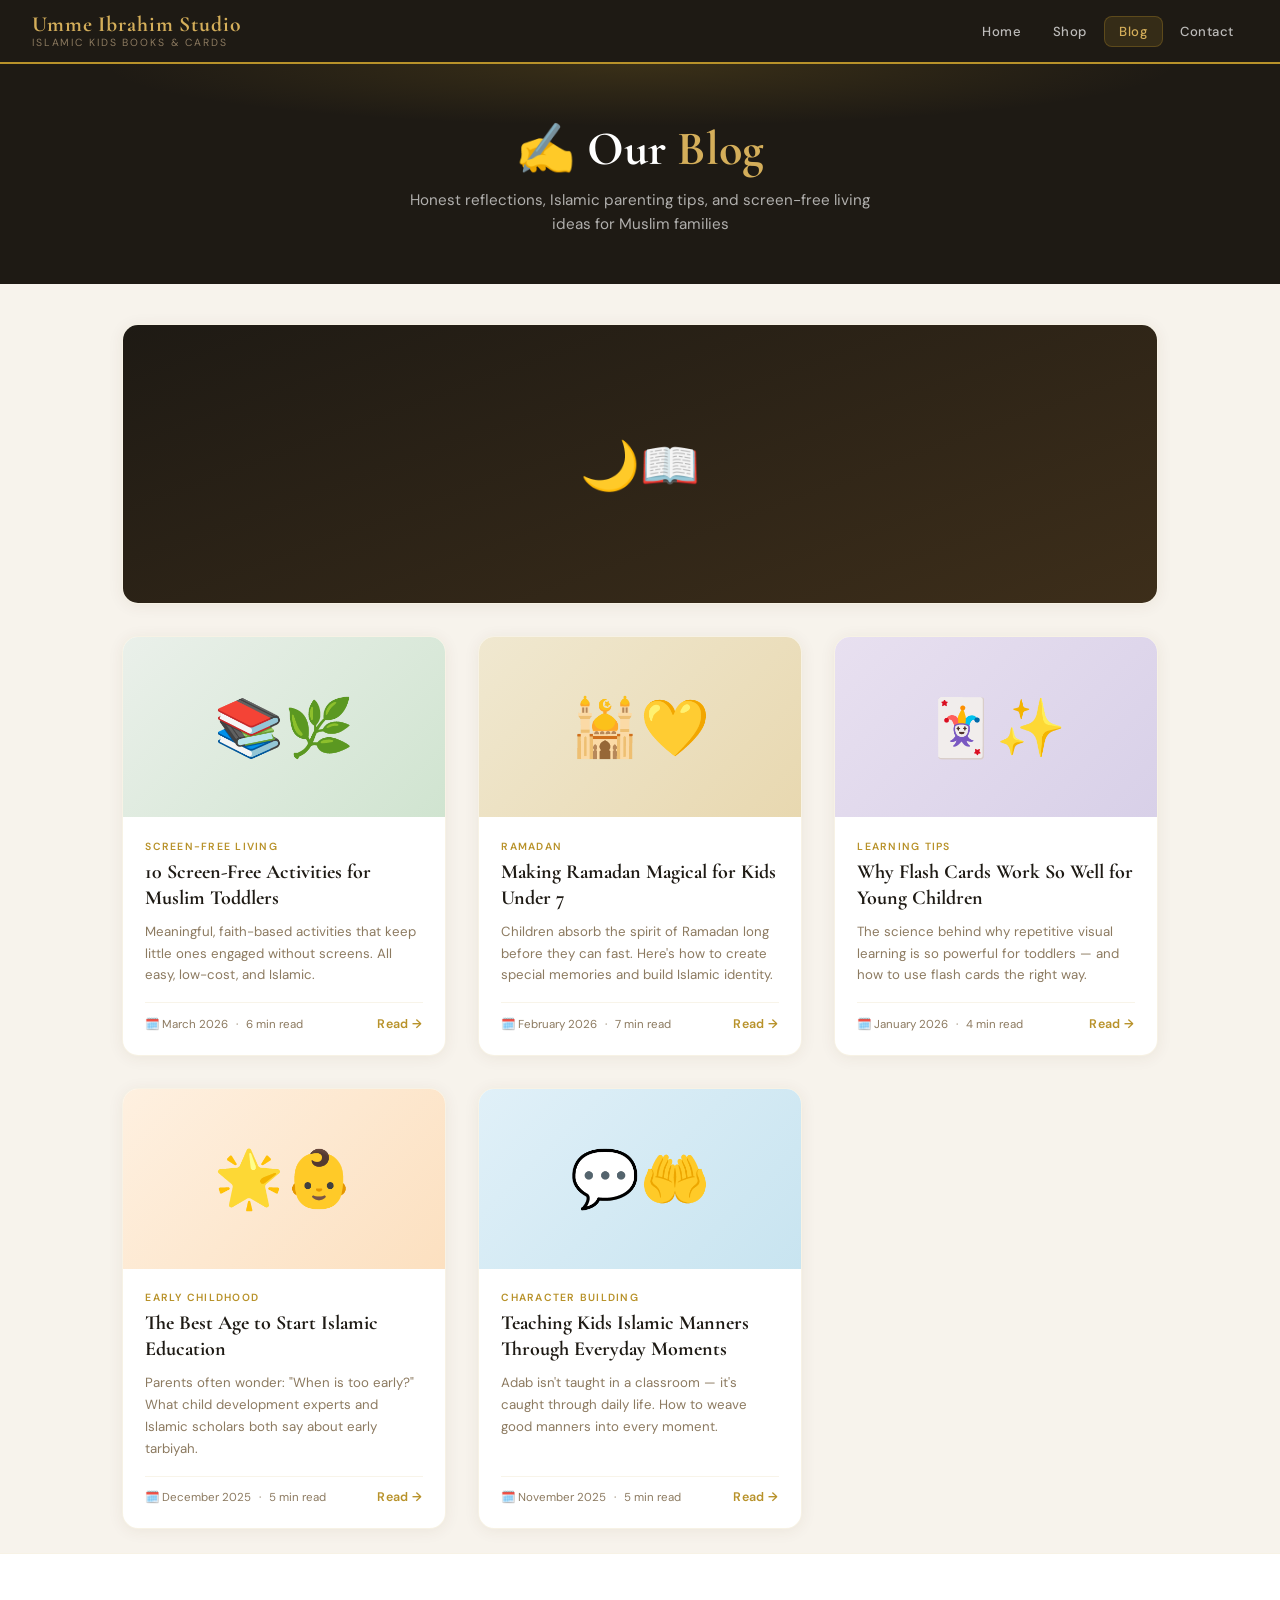
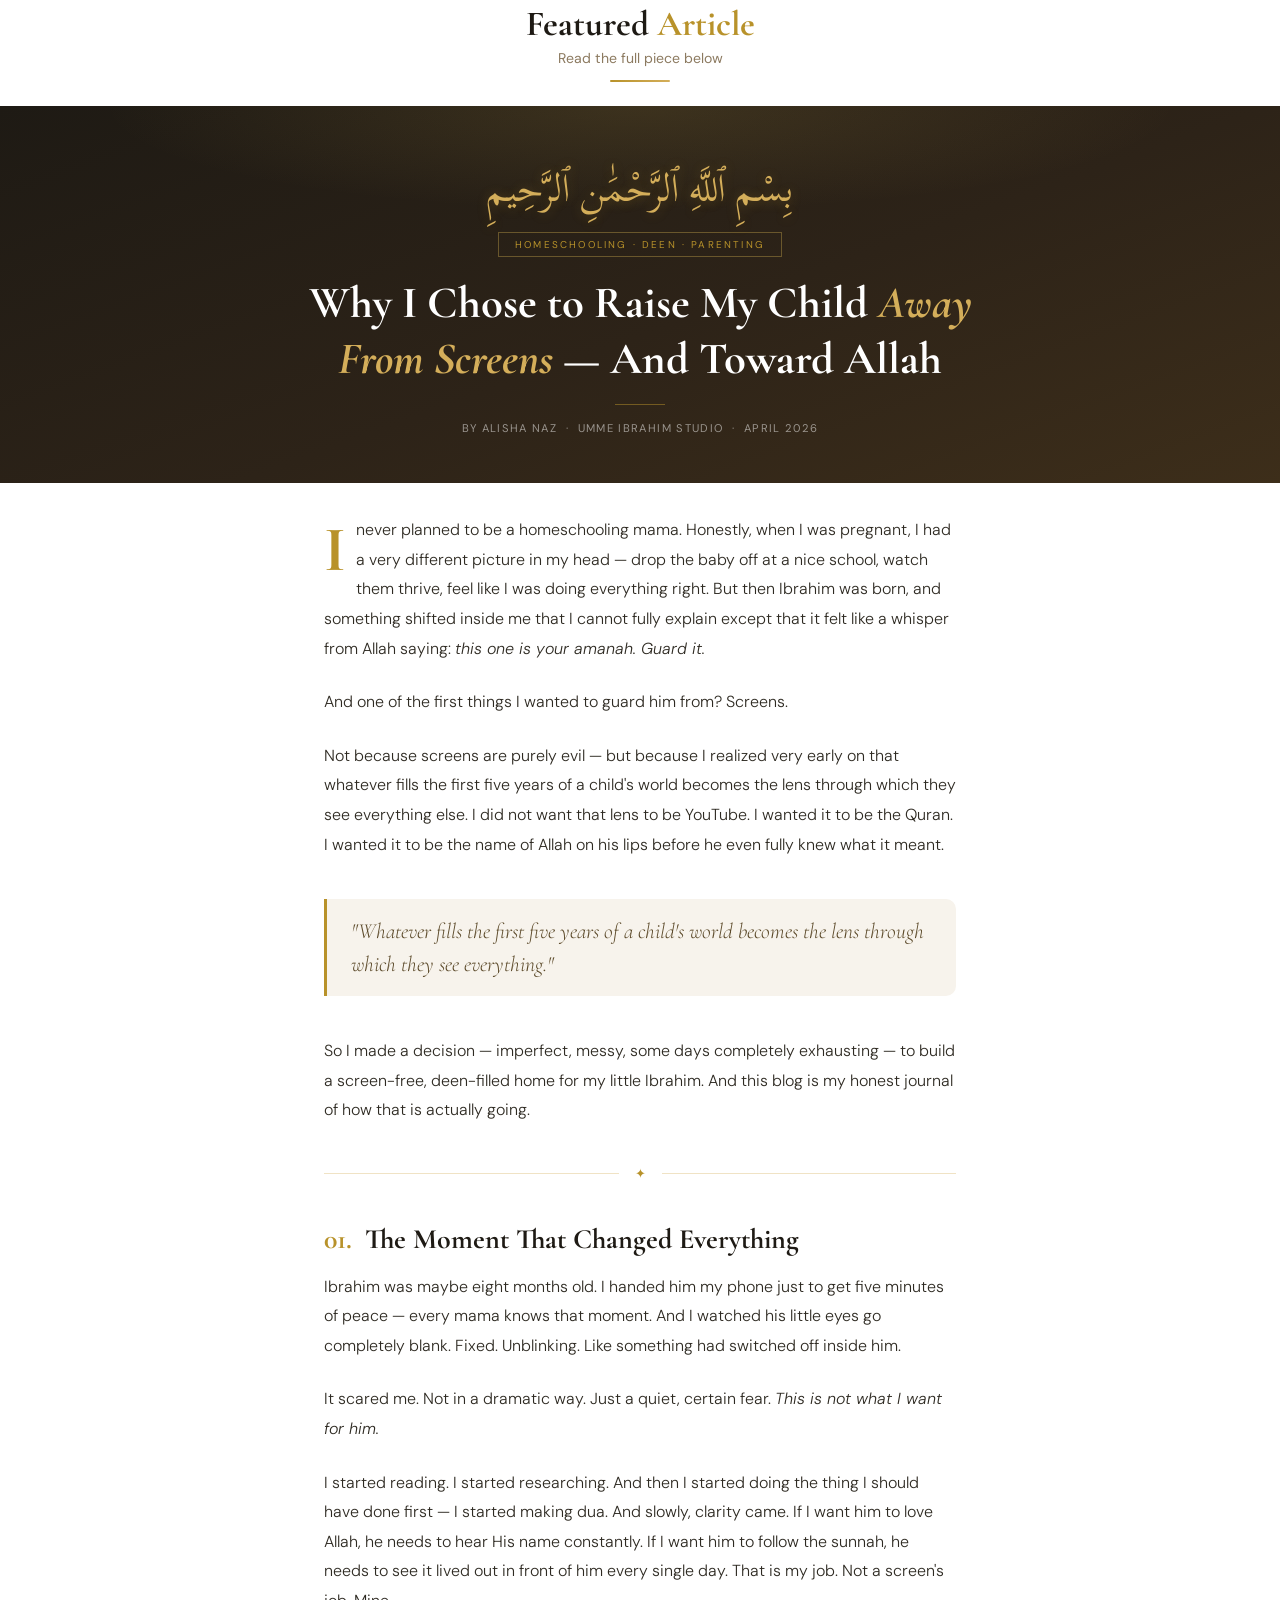
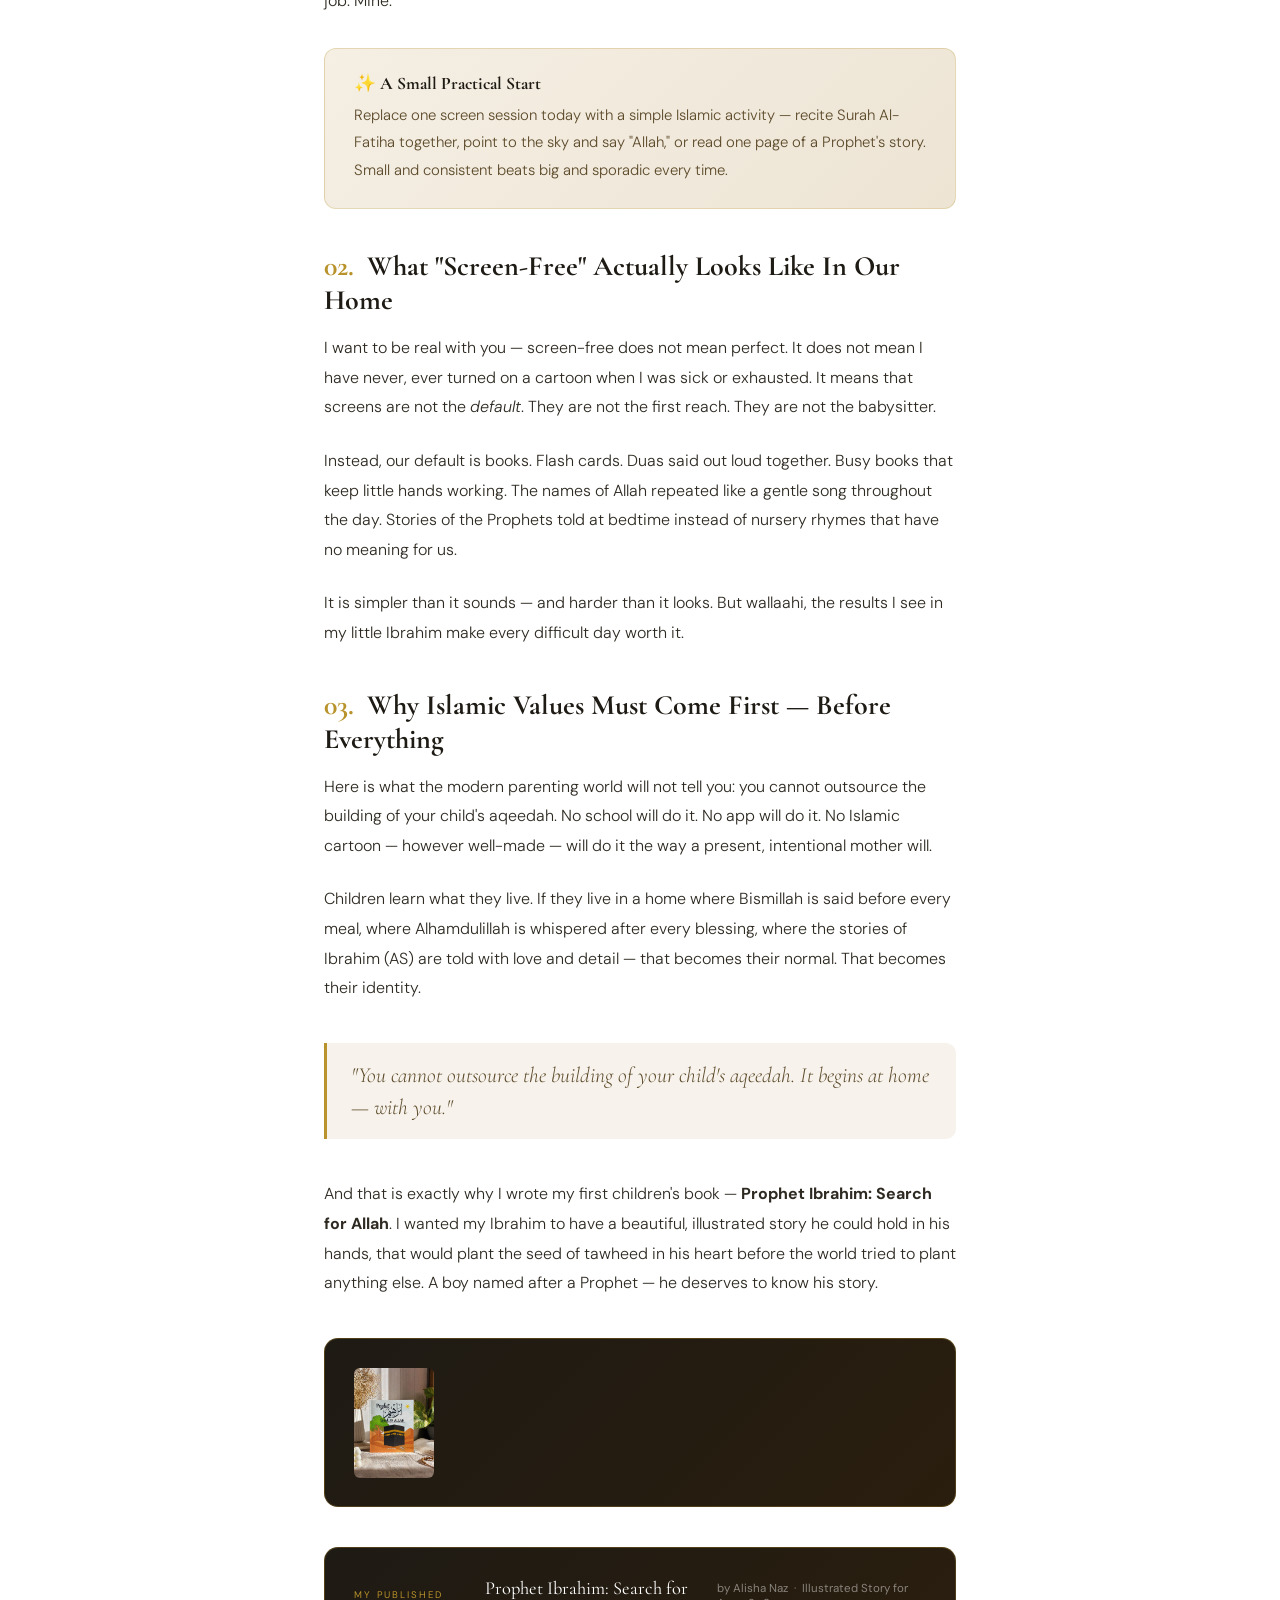
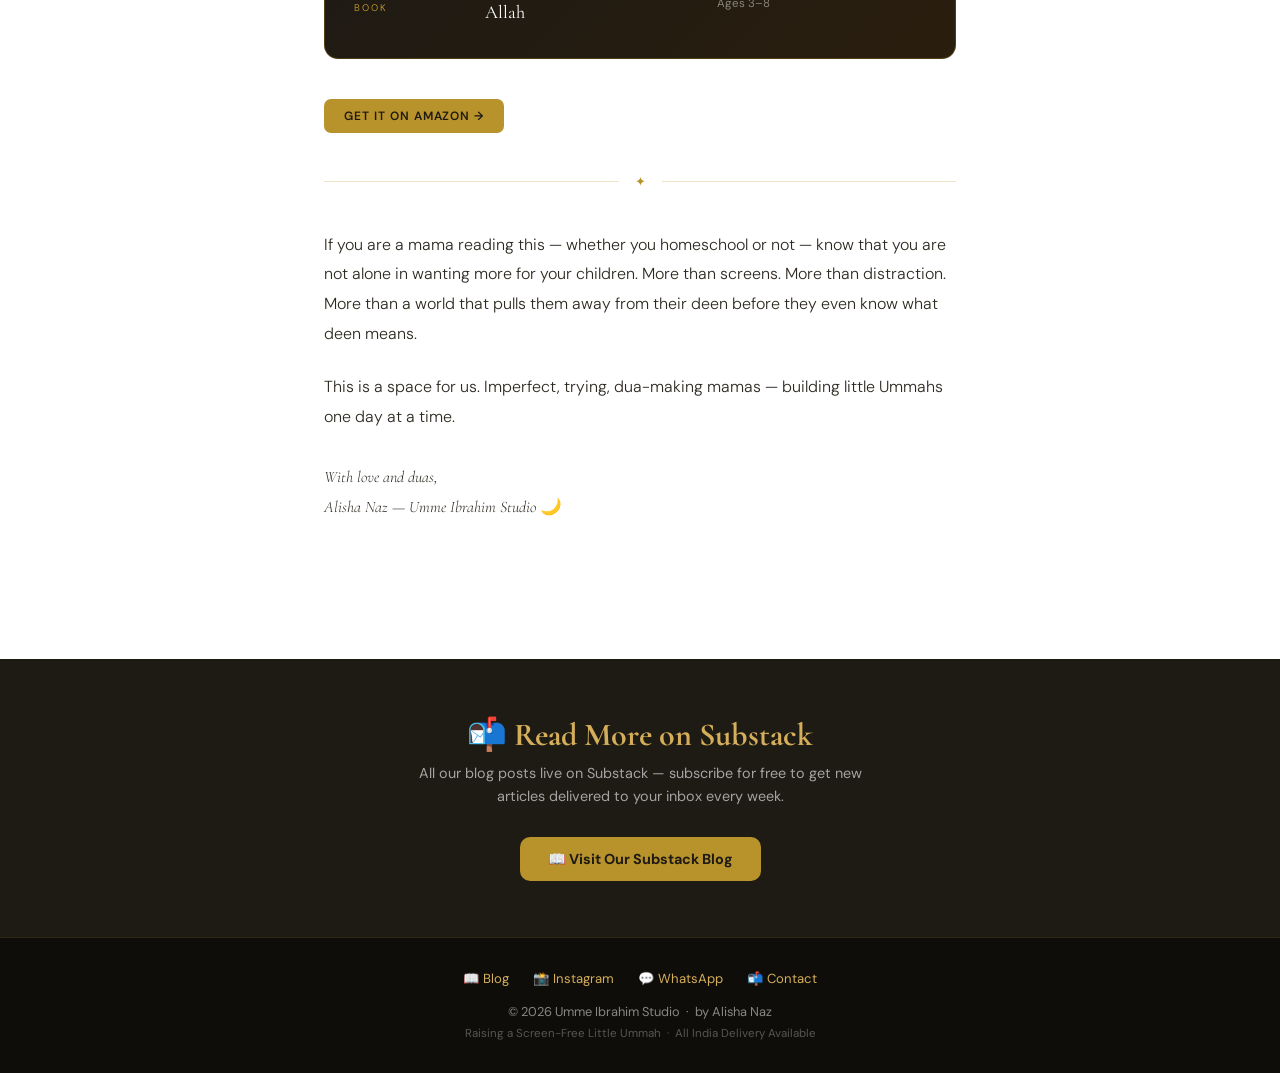
<file: blog.html>
<!DOCTYPE html>
<html lang="en">
<head>
<meta charset="UTF-8">
<meta name="viewport" content="width=device-width, initial-scale=1.0">
<title>Blog — Umme Ibrahim Studio</title>
<link href="https://fonts.googleapis.com/css2?family=Scheherazade+New:wght@400;700&display=swap" rel="stylesheet">
<link href="https://fonts.googleapis.com/css2?family=Cormorant+Garamond:ital,wght@0,400;0,600;0,700;1,400;1,600&family=DM+Sans:wght@300;400;500&family=Scheherazade+New:wght@400;700&display=swap" rel="stylesheet">
<!-- Vercel Web Analytics -->
<script defer src="https://cdn.vercel-insights.com/v1/script.js"></script>
<style>
/* ── UMME IBRAHIM STUDIO — SHARED STYLES ── */

/* Scheherazade loaded via <link> tag */

:root {
  --cream: #F7F3EC;
  --gold: #B8922A;
  --gold-light: #D4AE5A;
  --gold-pale: #F0E4C4;
  --dark: #1E1A14;
  --brown: #5C4A2A;
  --green: #3A5C3A;
  --green-light: #EAF0EA;
  --text: #3A3028;
  --muted: #8C7A60;
}

* { margin: 0; padding: 0; box-sizing: border-box; }

body {
  font-family: 'DM Sans', sans-serif;
  background: var(--cream);
  color: var(--text);
  overflow-x: hidden;
}

/* ── HEADER / NAV ── */
header {
  background: var(--dark);
  padding: 0 2rem;
  position: sticky;
  top: 0;
  z-index: 100;
  display: flex;
  align-items: center;
  justify-content: space-between;
  height: 64px;
  border-bottom: 2px solid var(--gold);
}

.logo-wrap {
  display: flex;
  flex-direction: column;
  line-height: 1.1;
  text-decoration: none;
}

.logo-name {
  font-family: 'Cormorant Garamond', serif;
  font-size: 1.35rem;
  font-weight: 700;
  color: var(--gold-light);
  letter-spacing: 0.04em;
}

.logo-tagline {
  font-size: 0.65rem;
  color: var(--muted);
  letter-spacing: 0.18em;
  text-transform: uppercase;
}

/* ── DESKTOP NAV ── */
nav {
  display: flex;
  align-items: center;
  gap: 0.2rem;
}

nav a {
  color: rgba(255,255,255,0.7);
  text-decoration: none;
  font-size: 0.82rem;
  font-weight: 500;
  padding: 6px 14px;
  border-radius: 8px;
  letter-spacing: 0.04em;
  transition: background 0.2s, color 0.2s;
}

nav a:hover {
  color: var(--gold-light);
  background: rgba(184,146,42,0.12);
}

nav a.active {
  color: var(--gold-light);
  background: rgba(184,146,42,0.15);
  border: 1px solid rgba(184,146,42,0.3);
}

/* Hamburger for mobile */
.hamburger {
  display: none;
  flex-direction: column;
  gap: 5px;
  cursor: pointer;
  padding: 6px;
  background: none;
  border: none;
}

.hamburger span {
  display: block;
  width: 22px;
  height: 2px;
  background: var(--gold-light);
  border-radius: 2px;
  transition: all 0.3s;
}

/* Mobile nav dropdown */
.mobile-nav {
  display: none;
  flex-direction: column;
  position: absolute;
  top: 64px;
  left: 0;
  right: 0;
  background: var(--dark);
  border-bottom: 2px solid var(--gold);
  padding: 1rem 2rem;
  gap: 0.5rem;
  z-index: 99;
}

.mobile-nav.open {
  display: flex;
}

.mobile-nav a {
  color: rgba(255,255,255,0.75);
  text-decoration: none;
  font-size: 0.9rem;
  font-weight: 500;
  padding: 10px 0;
  border-bottom: 1px solid rgba(184,146,42,0.1);
  letter-spacing: 0.04em;
  transition: color 0.2s;
}

.mobile-nav a:last-child { border-bottom: none; }
.mobile-nav a:hover, .mobile-nav a.active { color: var(--gold-light); }

@media (max-width: 680px) {
  nav { display: none; }
  .hamburger { display: flex; }
}

/* ── HERO ── */
.hero {
  background: var(--dark);
  color: white;
  text-align: center;
  padding: 5rem 2rem 4rem;
  position: relative;
  overflow: hidden;
}

.hero::before {
  content: '';
  position: absolute;
  inset: 0;
  background:
    radial-gradient(ellipse 60% 40% at 50% 0%, rgba(184,146,42,0.18) 0%, transparent 70%),
    radial-gradient(ellipse 40% 60% at 80% 80%, rgba(184,146,42,0.08) 0%, transparent 60%);
}

.hero-bismillah {
  font-family: 'Scheherazade New', 'Amiri', 'Traditional Arabic', serif;
  font-size: 2.6rem;
  color: var(--gold-light);
  margin-bottom: 1.2rem;
  font-style: normal;
  font-weight: 400;
  letter-spacing: 0.02em;
  line-height: 1.4;
  direction: rtl;
  opacity: 0;
  animation: fadeUp 0.8s ease forwards 0.1s;
  position: relative;
  text-shadow: 0 1px 12px rgba(184,146,42,0.25);
}

.hero h1 {
  font-family: 'Cormorant Garamond', serif;
  font-size: clamp(2.2rem, 6vw, 3.8rem);
  font-weight: 700;
  line-height: 1.15;
  margin-bottom: 1rem;
  opacity: 0;
  animation: fadeUp 0.8s ease forwards 0.3s;
  position: relative;
}

.hero h1 span { color: var(--gold-light); }

.hero p {
  font-size: 1rem;
  color: rgba(255,255,255,0.7);
  max-width: 520px;
  margin: 0 auto 2rem;
  line-height: 1.7;
  opacity: 0;
  animation: fadeUp 0.8s ease forwards 0.5s;
  position: relative;
}

.delivery-badge {
  display: inline-flex;
  align-items: center;
  gap: 8px;
  background: rgba(184,146,42,0.15);
  border: 1px solid rgba(184,146,42,0.4);
  color: var(--gold-light);
  padding: 10px 20px;
  border-radius: 30px;
  font-size: 0.85rem;
  font-weight: 500;
  opacity: 0;
  animation: fadeUp 0.8s ease forwards 0.7s;
  position: relative;
}

/* ── SECTION LABEL ── */
.section-label {
  text-align: center;
  padding: 3.5rem 1rem 0.5rem;
}

.section-label h2 {
  font-family: 'Cormorant Garamond', serif;
  font-size: clamp(1.8rem, 4vw, 2.6rem);
  font-weight: 700;
  color: var(--dark);
}

.section-label h2 span { color: var(--gold); }

.section-label p {
  color: var(--muted);
  font-size: 0.9rem;
  margin-top: 0.4rem;
}

.divider {
  width: 60px;
  height: 2px;
  background: linear-gradient(90deg, var(--gold), var(--gold-light));
  margin: 0.8rem auto 0;
  border-radius: 2px;
}

/* ── PRODUCT CARDS ── */
.products {
  display: grid;
  grid-template-columns: repeat(auto-fill, minmax(300px, 1fr));
  gap: 2rem;
  padding: 2.5rem 2rem 4rem;
  max-width: 1200px;
  margin: 0 auto;
}

.card {
  background: white;
  border-radius: 16px;
  overflow: hidden;
  box-shadow: 0 2px 16px rgba(90,60,20,0.08);
  transition: transform 0.3s ease, box-shadow 0.3s ease;
  display: flex;
  flex-direction: column;
  border: 1px solid rgba(184,146,42,0.12);
  opacity: 1;
  transform: translateY(0);
}

.card:hover {
  transform: translateY(-6px);
  box-shadow: 0 12px 40px rgba(90,60,20,0.14);
}

.card-image {
  width: 100%;
  min-height: 220px;
  background: var(--gold-pale);
  display: flex;
  align-items: center;
  justify-content: center;
  font-size: 3rem;
  position: relative;
  overflow: hidden;
}

.card-image img { width: 100%; height: auto; display: block; object-fit: contain; }
.card-image.book-cover { background: #d4e8f0; overflow: hidden; }
.card-image.book-cover img { object-fit: cover; object-position: right center; }
.card-image.emoji-bg { background: linear-gradient(135deg, var(--gold-pale), #fff8e8); font-size: 4rem; }

.card-badge {
  position: absolute;
  top: 12px;
  left: 12px;
  background: var(--gold);
  color: white;
  font-size: 0.65rem;
  font-weight: 600;
  padding: 4px 10px;
  border-radius: 12px;
  letter-spacing: 0.06em;
  text-transform: uppercase;
}

.coming-soon-badge {
  position: absolute;
  inset: 0;
  background: rgba(30,26,20,0.65);
  display: flex;
  align-items: center;
  justify-content: center;
  backdrop-filter: blur(2px);
}

.coming-soon-badge span {
  background: var(--gold);
  color: white;
  font-size: 0.85rem;
  font-weight: 600;
  padding: 8px 20px;
  border-radius: 20px;
  letter-spacing: 0.08em;
  text-transform: uppercase;
}

.card-body { padding: 1.4rem 1.4rem 1rem; flex: 1; display: flex; flex-direction: column; }
.card-category { font-size: 0.68rem; color: var(--gold); font-weight: 600; letter-spacing: 0.12em; text-transform: uppercase; margin-bottom: 0.4rem; }
.card-title { font-family: 'Cormorant Garamond', serif; font-size: 1.3rem; font-weight: 700; line-height: 1.25; color: var(--dark); margin-bottom: 0.5rem; }
.card-age { font-size: 0.75rem; color: var(--muted); margin-bottom: 0.7rem; }
.card-desc { font-size: 0.83rem; color: var(--text); line-height: 1.6; margin-bottom: 0.8rem; flex: 1; }

.card-topics { display: flex; flex-wrap: wrap; gap: 5px; margin-bottom: 1rem; }
.topic-tag { font-size: 0.65rem; background: var(--green-light); color: var(--green); padding: 3px 9px; border-radius: 10px; font-weight: 500; }

.card-footer { padding: 1rem 1.4rem 1.4rem; display: flex; align-items: center; justify-content: space-between; border-top: 1px solid rgba(184,146,42,0.12); }

.price { font-family: 'Cormorant Garamond', serif; font-size: 1.6rem; font-weight: 700; color: var(--gold); line-height: 1; }
.price small { font-size: 0.9rem; font-family: 'DM Sans', sans-serif; font-weight: 400; color: var(--muted); display: block; font-style: normal; }

.btn-buy {
  display: inline-flex;
  align-items: center;
  gap: 7px;
  background: var(--green);
  color: white;
  padding: 10px 18px;
  border-radius: 10px;
  font-size: 0.82rem;
  font-weight: 600;
  text-decoration: none;
  transition: background 0.2s, transform 0.15s;
  letter-spacing: 0.02em;
}

.btn-buy:hover { background: #2d4a2d; transform: scale(1.03); }
.btn-buy svg { width: 16px; height: 16px; fill: white; }

/* ── CAROUSEL ── */
.carousel { position: relative; width: 100%; }
.slides { position: relative; }
.slide { display: none; }
.slide:first-child, .slide.active { display: block; }
.slide img { width: 100%; height: 220px; object-fit: cover; display: block; }
.slide .slide-emoji { width: 100%; height: 220px; display: flex; align-items: center; justify-content: center; font-size: 4rem; }

.prev, .next {
  position: absolute;
  top: 50%;
  transform: translateY(-50%);
  background: rgba(30,26,20,0.55);
  border: none;
  color: white;
  font-size: 1rem;
  padding: 6px 10px;
  cursor: pointer;
  border-radius: 6px;
  z-index: 10;
  transition: background 0.2s;
}
.prev { left: 6px; }
.next { right: 6px; }
.prev:hover, .next:hover { background: rgba(30,26,20,0.85); }

.dots { position: absolute; bottom: 8px; left: 50%; transform: translateX(-50%); display: flex; gap: 6px; }
.dot { width: 7px; height: 7px; background: rgba(255,255,255,0.5); border-radius: 50%; cursor: pointer; transition: background 0.2s; }
.dot.active { background: var(--gold-light); }

/* ── HOW TO ORDER ── */
.how-section { background: var(--dark); color: white; padding: 4rem 2rem; text-align: center; }
.how-section h2 { font-family: 'Cormorant Garamond', serif; font-size: 2rem; color: var(--gold-light); margin-bottom: 0.5rem; }
.how-section p { color: rgba(255,255,255,0.6); font-size: 0.9rem; margin-bottom: 2.5rem; }

.steps { display: flex; justify-content: center; flex-wrap: wrap; gap: 1.5rem; max-width: 800px; margin: 0 auto 2.5rem; }
.step { flex: 1; min-width: 180px; max-width: 220px; display: flex; flex-direction: column; align-items: center; gap: 10px; }
.step-num { width: 44px; height: 44px; background: var(--gold); border-radius: 50%; display: flex; align-items: center; justify-content: center; font-family: 'Cormorant Garamond', serif; font-size: 1.3rem; font-weight: 700; color: var(--dark); }
.step p { font-size: 0.83rem; color: rgba(255,255,255,0.75); line-height: 1.5; margin: 0; }

.whatsapp-cta {
  display: inline-flex; align-items: center; gap: 10px;
  background: #25D366; color: white; padding: 14px 28px;
  border-radius: 12px; font-size: 0.95rem; font-weight: 600;
  text-decoration: none; transition: transform 0.2s, box-shadow 0.2s;
  box-shadow: 0 4px 20px rgba(37,211,102,0.3);
}
.whatsapp-cta:hover { transform: translateY(-2px); box-shadow: 0 8px 30px rgba(37,211,102,0.4); }

/* ── FOOTER ── */
footer { background: #0f0d0a; color: rgba(255,255,255,0.5); text-align: center; padding: 2rem; font-size: 0.8rem; border-top: 1px solid rgba(184,146,42,0.2); }
footer a { color: var(--gold-light); text-decoration: none; }
footer .footer-links { display: flex; justify-content: center; flex-wrap: wrap; gap: 1.5rem; margin-bottom: 1rem; font-size: 0.82rem; }

/* ── ANIMATIONS ── */
@keyframes fadeUp {
  from { opacity: 0; transform: translateY(20px); }
  to { opacity: 1; transform: translateY(0); }
}

/* ── CATEGORY FILTER BUTTONS ── */
.filter-bar {
  display: flex;
  justify-content: center;
  flex-wrap: wrap;
  gap: 0.5rem;
  padding: 1.5rem 1rem 0.5rem;
}

.filter-btn {
  padding: 8px 20px;
  border-radius: 30px;
  border: 1px solid rgba(184,146,42,0.3);
  background: transparent;
  color: var(--muted);
  font-size: 0.82rem;
  font-weight: 500;
  cursor: pointer;
  transition: all 0.2s;
  font-family: 'DM Sans', sans-serif;
}

.filter-btn:hover, .filter-btn.active {
  background: var(--gold);
  color: white;
  border-color: var(--gold);
}

/* ── PAGE HERO (smaller for inner pages) ── */
.page-hero {
  background: var(--dark);
  color: white;
  text-align: center;
  padding: 3.5rem 2rem 3rem;
  position: relative;
  overflow: hidden;
}

.page-hero::before {
  content: '';
  position: absolute;
  inset: 0;
  background: radial-gradient(ellipse 60% 40% at 50% 0%, rgba(184,146,42,0.18) 0%, transparent 70%);
}

.page-hero h1 {
  font-family: 'Cormorant Garamond', serif;
  font-size: clamp(1.8rem, 5vw, 3rem);
  font-weight: 700;
  position: relative;
  margin-bottom: 0.6rem;
}

.page-hero h1 span { color: var(--gold-light); }
.page-hero p { font-size: 0.95rem; color: rgba(255,255,255,0.65); position: relative; max-width: 480px; margin: 0 auto; line-height: 1.6; }

</style>
<style>

/* ── BLOG INDEX GRID ── */
.blog-grid {
  display: grid;
  grid-template-columns: repeat(auto-fill, minmax(300px, 1fr));
  gap: 2rem;
  padding: 2.5rem 2rem 1.5rem;
  max-width: 1100px;
  margin: 0 auto;
}

.blog-card {
  background: white;
  border-radius: 16px;
  overflow: hidden;
  border: 1px solid rgba(184,146,42,0.12);
  box-shadow: 0 2px 16px rgba(90,60,20,0.07);
  transition: transform 0.3s, box-shadow 0.3s;
  display: flex;
  flex-direction: column;
  text-decoration: none;
  color: var(--text);
  opacity: 1;
  transform: translateY(0);
}

.blog-card:hover {
  transform: translateY(-5px);
  box-shadow: 0 12px 36px rgba(90,60,20,0.13);
}

/* FEATURED card — full width */
.blog-card.featured {
  grid-column: 1 / -1;
  flex-direction: row;
  max-height: 280px;
}

.blog-card.featured .blog-thumb {
  min-width: 340px;
  height: 280px;
}

.blog-card.featured .blog-title {
  font-size: 1.7rem;
}

@media (max-width: 680px) {
  .blog-card.featured { flex-direction: column; max-height: none; }
  .blog-card.featured .blog-thumb { min-width: unset; height: 180px; }
}

.blog-thumb {
  width: 100%;
  height: 180px;
  display: flex;
  align-items: center;
  justify-content: center;
  font-size: 3.5rem;
  flex-shrink: 0;
}

.blog-body { padding: 1.4rem; flex: 1; display: flex; flex-direction: column; }
.blog-tag { font-size: 0.65rem; font-weight: 600; color: var(--gold); letter-spacing: 0.12em; text-transform: uppercase; margin-bottom: 0.4rem; }
.blog-title { font-family: 'Cormorant Garamond', serif; font-size: 1.25rem; font-weight: 700; line-height: 1.3; color: var(--dark); margin-bottom: 0.6rem; }
.blog-excerpt { font-size: 0.83rem; color: var(--muted); line-height: 1.65; flex: 1; margin-bottom: 1rem; }
.blog-meta { font-size: 0.72rem; color: var(--muted); display: flex; align-items: center; gap: 8px; border-top: 1px solid rgba(184,146,42,0.1); padding-top: 0.8rem; margin-top: auto; }
.read-more { font-size: 0.78rem; font-weight: 600; color: var(--gold); margin-left: auto; letter-spacing: 0.03em; }

/* ── FULL ARTICLE STYLES ── */
.article-section {
  background: white;
  border-top: 1px solid rgba(184,146,42,0.12);
  padding: 0 0 4rem;
}

.article-divider-label {
  text-align: center;
  padding: 3rem 1rem 1.5rem;
}

.article-divider-label h2 {
  font-family: 'Cormorant Garamond', serif;
  font-size: clamp(1.6rem, 3.5vw, 2.2rem);
  font-weight: 700;
  color: var(--dark);
}

.article-divider-label h2 span { color: var(--gold); }
.article-divider-label p { color: var(--muted); font-size: 0.88rem; margin-top: 0.3rem; }

.article-wrap {
  max-width: 680px;
  margin: 0 auto;
  padding: 0 1.5rem 3rem;
}

/* Article hero */
.article-hero {
  background: linear-gradient(160deg, #1e1a14 0%, #2d2318 55%, #3d2e1a 100%);
  padding: 3.5rem 2rem 3rem;
  text-align: center;
  position: relative;
  overflow: hidden;
}

.article-hero::before {
  content: '';
  position: absolute;
  inset: 0;
  background: radial-gradient(ellipse 60% 40% at 50% 0%, rgba(201,168,76,0.14) 0%, transparent 70%);
}

.article-bismillah {
  font-family: 'Scheherazade New', serif;
  font-size: 2.4rem;
  color: var(--gold-light);
  margin-bottom: 1rem;
  direction: rtl;
  position: relative;
  line-height: 1.4;
  text-shadow: 0 1px 12px rgba(184,146,42,0.3);
}

.article-tag {
  display: inline-block;
  font-size: 0.62rem;
  letter-spacing: 0.22em;
  text-transform: uppercase;
  color: var(--gold);
  border: 1px solid rgba(201,168,76,0.4);
  padding: 5px 16px;
  margin-bottom: 1.2rem;
  position: relative;
}

.article-hero h1 {
  font-family: 'Cormorant Garamond', serif;
  font-size: clamp(1.7rem, 4.5vw, 2.8rem);
  font-weight: 700;
  color: white;
  max-width: 680px;
  margin: 0 auto 1rem;
  line-height: 1.25;
  position: relative;
}

.article-hero h1 em { color: var(--gold-light); font-style: italic; }

.article-hr { width: 50px; height: 1px; background: var(--gold); margin: 1rem auto; opacity: 0.5; }

.article-meta {
  font-size: 0.7rem;
  color: rgba(255,255,255,0.5);
  letter-spacing: 0.12em;
  text-transform: uppercase;
  position: relative;
}

/* Article body */
.drop-cap::first-letter {
  font-family: 'Cormorant Garamond', serif;
  font-size: 4rem;
  font-weight: 700;
  float: left;
  line-height: 0.78;
  margin-right: 10px;
  margin-top: 10px;
  color: var(--gold);
}

.article-wrap p {
  font-size: 1rem;
  color: #2e2a22;
  margin-bottom: 1.5rem;
  line-height: 1.85;
  font-weight: 300;
}

.pull-quote {
  border-left: 3px solid var(--gold);
  padding: 16px 24px;
  margin: 2.5rem 0;
  background: var(--cream);
  border-radius: 0 10px 10px 0;
}

.pull-quote p {
  font-family: 'Cormorant Garamond', serif;
  font-size: 1.35rem;
  font-style: italic;
  color: var(--brown);
  margin: 0;
  line-height: 1.5;
}

.article-wrap h2 {
  font-family: 'Cormorant Garamond', serif;
  font-size: 1.75rem;
  font-weight: 700;
  color: var(--dark);
  margin: 2.5rem 0 1rem;
}

.article-wrap h2 .num { color: var(--gold); margin-right: 6px; }

.tip-box {
  background: linear-gradient(135deg, #f5efe4, #ede4d4);
  border: 1px solid rgba(184,146,42,0.25);
  padding: 1.5rem 1.8rem;
  margin: 2rem 0;
  border-radius: 12px;
}

.tip-box p { margin: 0; font-size: 0.93rem; color: var(--brown); }
.tip-box strong { display: block; font-family: 'Cormorant Garamond', serif; font-size: 1.1rem; color: var(--dark); margin-bottom: 8px; }

.article-section-divider {
  display: flex;
  align-items: center;
  gap: 16px;
  margin: 2.5rem 0;
}
.article-section-divider span { color: var(--gold); font-size: 0.8rem; }
.article-section-divider::before, .article-section-divider::after { content: ''; flex: 1; height: 1px; background: var(--gold-light); opacity: 0.35; }

.sign-off {
  font-family: 'Cormorant Garamond', serif;
  font-size: 1.15rem;
  color: var(--brown);
  font-style: italic;
  margin-top: 2rem;
}

/* ── BOOK CTA IN ARTICLE ── */
.book-cta {
  background: linear-gradient(135deg, var(--dark), #2a1e0e);
  border: 1px solid rgba(184,146,42,0.3);
  border-radius: 14px;
  padding: 1.8rem;
  display: flex;
  gap: 1.4rem;
  align-items: center;
  margin: 2.5rem 0;
  text-decoration: none;
}

.book-cover-img {
  width: 80px;
  min-width: 80px;
  height: 110px;
  object-fit: cover;
  border-radius: 6px;
}

.book-info .b-label { font-size: 0.6rem; letter-spacing: 0.2em; text-transform: uppercase; color: var(--gold); display: block; margin-bottom: 5px; }
.book-info .b-title { font-family: 'Cormorant Garamond', serif; font-size: 1.15rem; color: white; line-height: 1.3; margin-bottom: 4px; display: block; }
.book-info .b-author { font-size: 0.72rem; color: rgba(255,255,255,0.45); display: block; margin-bottom: 14px; }

.btn-gold {
  display: inline-block;
  background: var(--gold);
  color: var(--dark);
  padding: 9px 20px;
  font-size: 0.75rem;
  letter-spacing: 0.08em;
  text-transform: uppercase;
  text-decoration: none;
  font-weight: 600;
  border-radius: 7px;
  transition: background 0.2s, transform 0.15s;
}

.btn-gold:hover { background: var(--gold-light); transform: scale(1.03); }

@media (max-width: 500px) { .book-cta { flex-direction: column; } }

/* Substack CTA */
.substack-cta {
  background: var(--dark);
  text-align: center;
  padding: 3.5rem 2rem;
  color: white;
}

.substack-cta h2 { font-family: 'Cormorant Garamond', serif; font-size: 2rem; color: var(--gold-light); margin-bottom: 0.5rem; }
.substack-cta p { color: rgba(255,255,255,0.6); font-size: 0.9rem; max-width: 460px; margin: 0 auto 1.8rem; line-height: 1.6; }

.substack-btn {
  display: inline-flex;
  align-items: center;
  gap: 8px;
  background: var(--gold);
  color: var(--dark);
  padding: 13px 28px;
  border-radius: 10px;
  font-weight: 700;
  font-size: 0.9rem;
  text-decoration: none;
  transition: background 0.2s, transform 0.2s;
}

.substack-btn:hover { background: var(--gold-light); transform: translateY(-2px); }
</style>
</head>
<body>

<!-- ── HEADER ── -->
<header>
  <a href="index.html" class="logo-wrap">
    <span class="logo-name">Umme Ibrahim Studio</span>
    <span class="logo-tagline">Islamic Kids Books & Cards</span>
  </a>
  <nav>
    <a href="index.html">Home</a>
    <a href="shop.html">Shop</a>
    <a href="blog.html" class="active">Blog</a>
    <a href="contact.html">Contact</a>
  </nav>
  <button class="hamburger" onclick="toggleNav()" aria-label="Menu">
    <span></span><span></span><span></span>
  </button>
</header>
<div class="mobile-nav" id="mobileNav">
  <a href="index.html">🏠 Home</a>
  <a href="shop.html">🛍️ Shop</a>
  <a href="blog.html" class="active">📖 Blog</a>
  <a href="contact.html">📬 Contact</a>
</div>

<!-- ── PAGE HERO ── -->
<section class="page-hero">
  <h1>✍️ Our <span>Blog</span></h1>
  <p>Honest reflections, Islamic parenting tips, and screen-free living ideas for Muslim families</p>
</section>

<!-- ── BLOG CARD GRID ── -->
<div class="blog-grid">

  <!-- FEATURED: Real article -->
  <a class="blog-card featured" href="#full-article">
    <div class="blog-thumb" style="background:linear-gradient(160deg,#1e1a14,#3d2e1a);">
      <span style="font-size:3rem;">🌙📖</span>
    </div>
    <div class="blog-body">
      <div class="blog-tag">⭐ Featured &nbsp;·&nbsp; Islamic Parenting</div>
      <div class="blog-title">Why I Chose to Raise My Child Away From Screens — And Toward Allah</div>
      <div class="blog-excerpt">I never planned to be a homeschooling mama. But then Ibrahim was born, and something shifted inside me — a whisper from Allah saying: this one is your amanah. Guard it. And one of the first things I wanted to guard him from? Screens.</div>
      <div class="blog-meta">
        <span>🗓️ April 2026</span>
        <span>·</span>
        <span>By Alisha Naz</span>
        <span>·</span>
        <span>7 min read</span>
        <span class="read-more">Read Full Article ↓</span>
      </div>
    </div>
  </a>

  <!-- Other blog cards -->
  <a class="blog-card" href="https://ummeibrahimstudio.substack.com" target="_blank">
    <div class="blog-thumb" style="background:linear-gradient(135deg,#eaf0ea,#d0e4d0);">📚🌿</div>
    <div class="blog-body">
      <div class="blog-tag">Screen-Free Living</div>
      <div class="blog-title">10 Screen-Free Activities for Muslim Toddlers</div>
      <div class="blog-excerpt">Meaningful, faith-based activities that keep little ones engaged without screens. All easy, low-cost, and Islamic.</div>
      <div class="blog-meta">
        <span>🗓️ March 2026</span>
        <span>·</span>
        <span>6 min read</span>
        <span class="read-more">Read →</span>
      </div>
    </div>
  </a>

  <a class="blog-card" href="https://ummeibrahimstudio.substack.com" target="_blank">
    <div class="blog-thumb" style="background:linear-gradient(135deg,#f0e8d0,#e8d8b0);">🕌💛</div>
    <div class="blog-body">
      <div class="blog-tag">Ramadan</div>
      <div class="blog-title">Making Ramadan Magical for Kids Under 7</div>
      <div class="blog-excerpt">Children absorb the spirit of Ramadan long before they can fast. Here's how to create special memories and build Islamic identity.</div>
      <div class="blog-meta">
        <span>🗓️ February 2026</span>
        <span>·</span>
        <span>7 min read</span>
        <span class="read-more">Read →</span>
      </div>
    </div>
  </a>

  <a class="blog-card" href="https://ummeibrahimstudio.substack.com" target="_blank">
    <div class="blog-thumb" style="background:linear-gradient(135deg,#e8e0f0,#d8d0e8);">🃏✨</div>
    <div class="blog-body">
      <div class="blog-tag">Learning Tips</div>
      <div class="blog-title">Why Flash Cards Work So Well for Young Children</div>
      <div class="blog-excerpt">The science behind why repetitive visual learning is so powerful for toddlers — and how to use flash cards the right way.</div>
      <div class="blog-meta">
        <span>🗓️ January 2026</span>
        <span>·</span>
        <span>4 min read</span>
        <span class="read-more">Read →</span>
      </div>
    </div>
  </a>

  <a class="blog-card" href="https://ummeibrahimstudio.substack.com" target="_blank">
    <div class="blog-thumb" style="background:linear-gradient(135deg,#fef0e0,#fce0c0);">🌟👶</div>
    <div class="blog-body">
      <div class="blog-tag">Early Childhood</div>
      <div class="blog-title">The Best Age to Start Islamic Education</div>
      <div class="blog-excerpt">Parents often wonder: "When is too early?" What child development experts and Islamic scholars both say about early tarbiyah.</div>
      <div class="blog-meta">
        <span>🗓️ December 2025</span>
        <span>·</span>
        <span>5 min read</span>
        <span class="read-more">Read →</span>
      </div>
    </div>
  </a>

  <a class="blog-card" href="https://ummeibrahimstudio.substack.com" target="_blank">
    <div class="blog-thumb" style="background:linear-gradient(135deg,#e0f0f8,#c8e4f0);">💬🤲</div>
    <div class="blog-body">
      <div class="blog-tag">Character Building</div>
      <div class="blog-title">Teaching Kids Islamic Manners Through Everyday Moments</div>
      <div class="blog-excerpt">Adab isn't taught in a classroom — it's caught through daily life. How to weave good manners into every moment.</div>
      <div class="blog-meta">
        <span>🗓️ November 2025</span>
        <span>·</span>
        <span>5 min read</span>
        <span class="read-more">Read →</span>
      </div>
    </div>
  </a>

</div>

<!-- ── FULL ARTICLE ── -->
<div class="article-section" id="full-article">

  <div class="article-divider-label">
    <h2>Featured <span>Article</span></h2>
    <p>Read the full piece below</p>
    <div class="divider"></div>
  </div>

  <!-- Article Hero -->
  <div class="article-hero">
    <div class="article-bismillah">بِسْمِ ٱللَّهِ ٱلرَّحْمَٰنِ ٱلرَّحِيمِ</div>
    <div class="article-tag">Homeschooling &middot; Deen &middot; Parenting</div>
    <h1>Why I Chose to Raise My Child <em>Away From Screens</em> — And Toward Allah</h1>
    <div class="article-hr"></div>
    <div class="article-meta">By Alisha Naz &nbsp;·&nbsp; Umme Ibrahim Studio &nbsp;·&nbsp; April 2026</div>
  </div>

  <!-- Article Body -->
  <div class="article-wrap">

    <p class="drop-cap" style="margin-top:2rem;">I never planned to be a homeschooling mama. Honestly, when I was pregnant, I had a very different picture in my head — drop the baby off at a nice school, watch them thrive, feel like I was doing everything right. But then Ibrahim was born, and something shifted inside me that I cannot fully explain except that it felt like a whisper from Allah saying: <em>this one is your amanah. Guard it.</em></p>

    <p>And one of the first things I wanted to guard him from? Screens.</p>

    <p>Not because screens are purely evil — but because I realized very early on that whatever fills the first five years of a child's world becomes the lens through which they see everything else. I did not want that lens to be YouTube. I wanted it to be the Quran. I wanted it to be the name of Allah on his lips before he even fully knew what it meant.</p>

    <div class="pull-quote">
      <p>"Whatever fills the first five years of a child's world becomes the lens through which they see everything."</p>
    </div>

    <p>So I made a decision — imperfect, messy, some days completely exhausting — to build a screen-free, deen-filled home for my little Ibrahim. And this blog is my honest journal of how that is actually going.</p>

    <div class="article-section-divider"><span>✦</span></div>

    <h2><span class="num">01.</span> The Moment That Changed Everything</h2>

    <p>Ibrahim was maybe eight months old. I handed him my phone just to get five minutes of peace — every mama knows that moment. And I watched his little eyes go completely blank. Fixed. Unblinking. Like something had switched off inside him.</p>

    <p>It scared me. Not in a dramatic way. Just a quiet, certain fear. <em>This is not what I want for him.</em></p>

    <p>I started reading. I started researching. And then I started doing the thing I should have done first — I started making dua. And slowly, clarity came. If I want him to love Allah, he needs to hear His name constantly. If I want him to follow the sunnah, he needs to see it lived out in front of him every single day. That is my job. Not a screen's job. Mine.</p>

    <div class="tip-box">
      <strong>✨ A Small Practical Start</strong>
      <p>Replace one screen session today with a simple Islamic activity — recite Surah Al-Fatiha together, point to the sky and say "Allah," or read one page of a Prophet's story. Small and consistent beats big and sporadic every time.</p>
    </div>

    <h2><span class="num">02.</span> What "Screen-Free" Actually Looks Like In Our Home</h2>

    <p>I want to be real with you — screen-free does not mean perfect. It does not mean I have never, ever turned on a cartoon when I was sick or exhausted. It means that screens are not the <em>default</em>. They are not the first reach. They are not the babysitter.</p>

    <p>Instead, our default is books. Flash cards. Duas said out loud together. Busy books that keep little hands working. The names of Allah repeated like a gentle song throughout the day. Stories of the Prophets told at bedtime instead of nursery rhymes that have no meaning for us.</p>

    <p>It is simpler than it sounds — and harder than it looks. But wallaahi, the results I see in my little Ibrahim make every difficult day worth it.</p>

    <h2><span class="num">03.</span> Why Islamic Values Must Come First — Before Everything</h2>

    <p>Here is what the modern parenting world will not tell you: you cannot outsource the building of your child's aqeedah. No school will do it. No app will do it. No Islamic cartoon — however well-made — will do it the way a present, intentional mother will.</p>

    <p>Children learn what they live. If they live in a home where Bismillah is said before every meal, where Alhamdulillah is whispered after every blessing, where the stories of Ibrahim (AS) are told with love and detail — that becomes their normal. That becomes their identity.</p>

    <div class="pull-quote">
      <p>"You cannot outsource the building of your child's aqeedah. It begins at home — with you."</p>
    </div>

    <p>And that is exactly why I wrote my first children's book — <strong>Prophet Ibrahim: Search for Allah</strong>. I wanted my Ibrahim to have a beautiful, illustrated story he could hold in his hands, that would plant the seed of tawheed in his heart before the world tried to plant anything else. A boy named after a Prophet — he deserves to know his story.</p>

    <!-- Book CTA -->
    <a class="book-cta" href="https://a.co/d/0ivVgq8O" target="_blank">
      <img class="book-cover-img" src="book_ibrahim.png" alt="Prophet Ibrahim: Search for Allah">
      <div class="book-info">
        <span class="b-label">My Published Book</span>
        <span class="b-title">Prophet Ibrahim: Search for Allah</span>
        <span class="b-author">by Alisha Naz &nbsp;·&nbsp; Illustrated Story for Ages 3–8</span>
        <a class="btn-gold" href="https://a.co/d/0ivVgq8O" target="_blank">Get it on Amazon →</a>
      </div>
    </a>

    <div class="article-section-divider"><span>✦</span></div>

    <p>If you are a mama reading this — whether you homeschool or not — know that you are not alone in wanting more for your children. More than screens. More than distraction. More than a world that pulls them away from their deen before they even know what deen means.</p>

    <p>This is a space for us. Imperfect, trying, dua-making mamas — building little Ummahs one day at a time.</p>

    <p class="sign-off">With love and duas,<br>Alisha Naz — Umme Ibrahim Studio 🌙</p>

  </div>
</div>

<!-- ── SUBSTACK CTA ── -->
<section class="substack-cta">
  <h2>📬 Read More on Substack</h2>
  <p>All our blog posts live on Substack — subscribe for free to get new articles delivered to your inbox every week.</p>
  <a href="https://ummeibrahimstudio.substack.com" target="_blank" class="substack-btn">
    📖 Visit Our Substack Blog
  </a>
</section>

<!-- ── FOOTER ── -->
<footer>
  <div class="footer-links">
    <a href="blog.html">📖 Blog</a>
    <a href="https://instagram.com/ummeibrahim.studio" target="_blank">📸 Instagram</a>
    <a href="https://wa.me/918444968880" target="_blank">💬 WhatsApp</a>
    <a href="contact.html">📬 Contact</a>
  </div>
  <p style="margin-bottom:0.4rem;">© 2026 Umme Ibrahim Studio &nbsp;·&nbsp; by Alisha Naz</p>
  <p style="font-size:0.72rem;opacity:0.6;">Raising a Screen-Free Little Ummah &nbsp;·&nbsp; All India Delivery Available</p>
</footer>

<script>
/* ── UMME IBRAHIM STUDIO — SHARED JAVASCRIPT ── */

// ── MOBILE NAV TOGGLE ──
function toggleNav() {
  const nav = document.getElementById('mobileNav');
  nav.classList.toggle('open');
}

// Close mobile nav when a link is clicked
document.addEventListener('DOMContentLoaded', function () {
  const mobileLinks = document.querySelectorAll('.mobile-nav a');
  mobileLinks.forEach(link => {
    link.addEventListener('click', () => {
      document.getElementById('mobileNav').classList.remove('open');
    });
  });


});

// ── CAROUSEL ──
var carouselIdx = {};

function changeSlide(pid, dir) {
  var c = document.getElementById('carousel-' + pid);
  var slides = c.querySelectorAll('.slide');
  var dots = c.querySelectorAll('.dot');
  if (carouselIdx[pid] === undefined) carouselIdx[pid] = 0;
  carouselIdx[pid] = (carouselIdx[pid] + dir + slides.length) % slides.length;
  updateCarousel(slides, dots, carouselIdx[pid]);
}

function moveSlide(pid, idx) {
  var c = document.getElementById('carousel-' + pid);
  var slides = c.querySelectorAll('.slide');
  var dots = c.querySelectorAll('.dot');
  carouselIdx[pid] = idx;
  updateCarousel(slides, dots, idx);
}

function updateCarousel(slides, dots, idx) {
  slides.forEach(function (s, i) {
    s.style.display = i === idx ? 'block' : 'none';
    s.classList.toggle('active', i === idx);
  });
  dots.forEach(function (d, i) { d.classList.toggle('active', i === idx); });
}

// ── SHOP FILTER (used on shop page) ──
function filterProducts(category) {
  const cards = document.querySelectorAll('.card[data-category]');
  const btns = document.querySelectorAll('.filter-btn');

  btns.forEach(btn => btn.classList.remove('active'));
  event.target.classList.add('active');

  cards.forEach(card => {
    if (category === 'all' || card.dataset.category === category) {
      card.style.display = 'flex';
    } else {
      card.style.display = 'none';
    }
  });
}

</script>
</body>
</html>
</file>
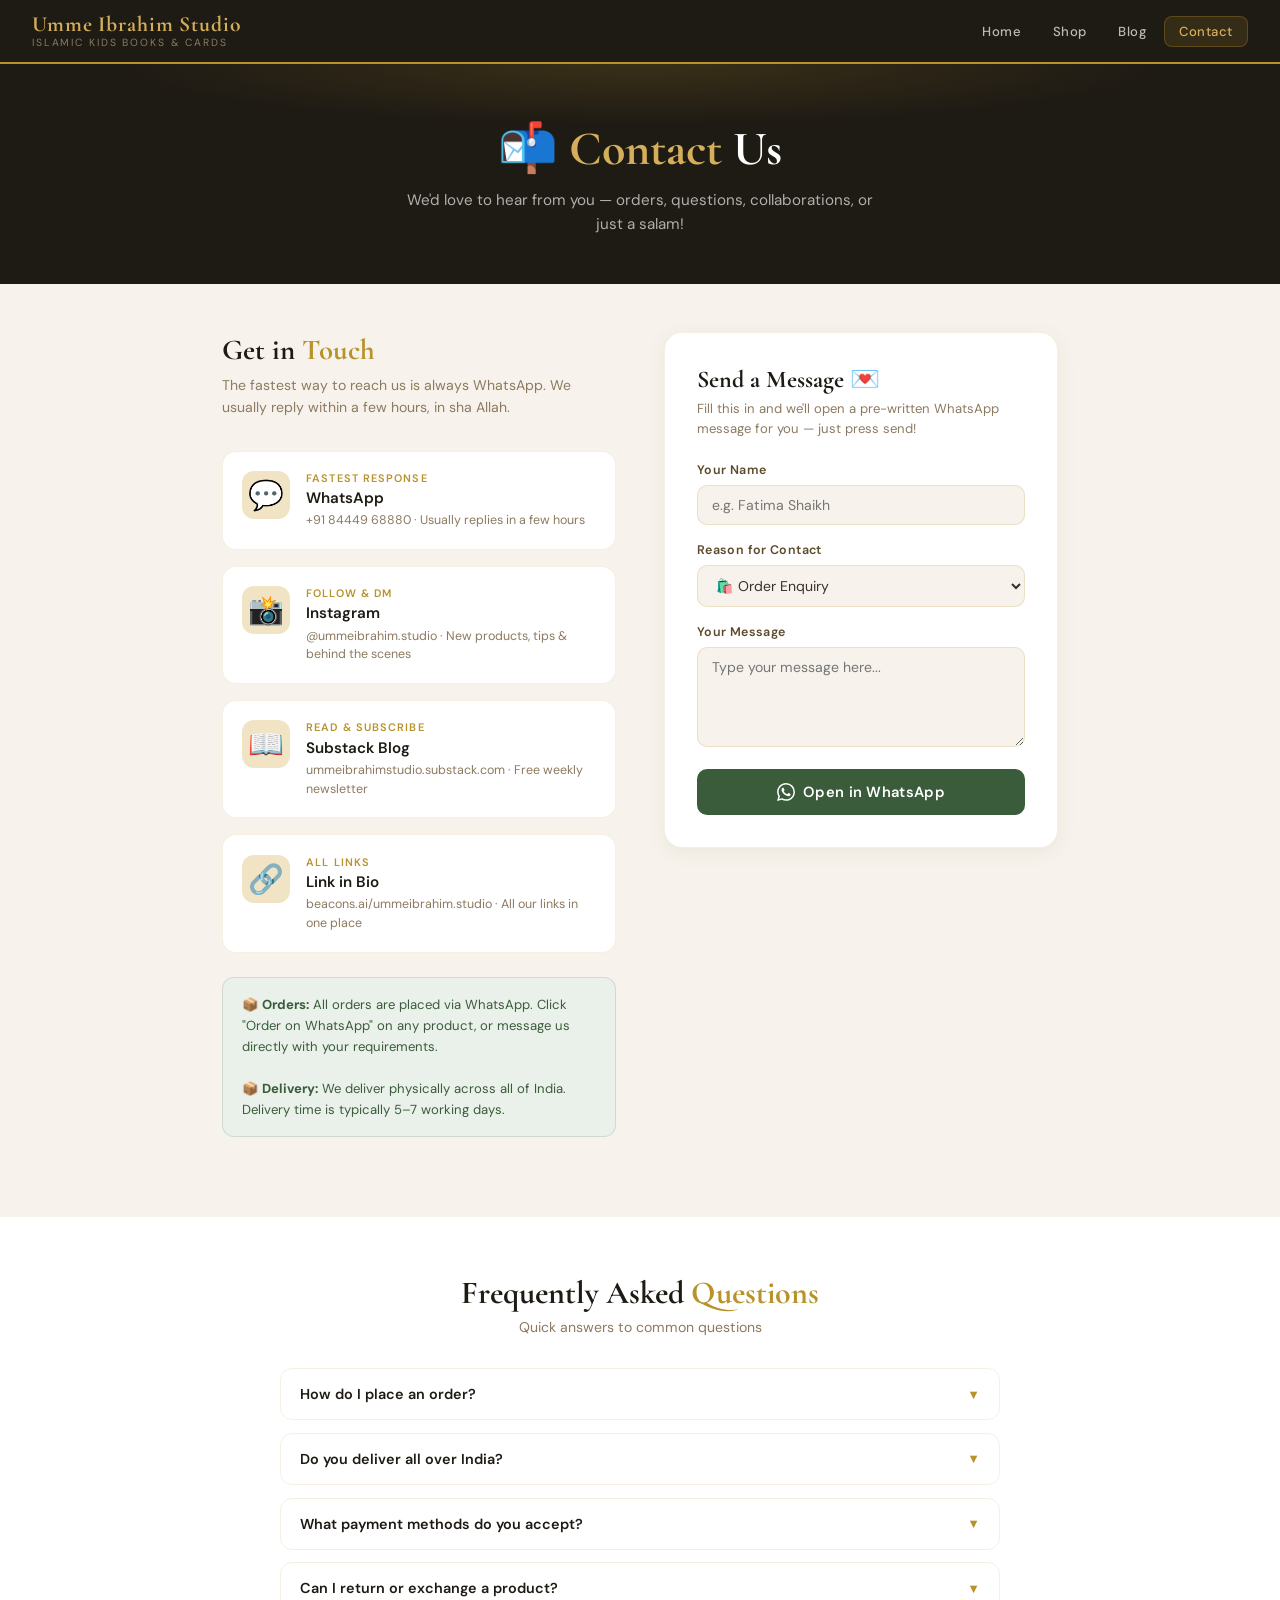
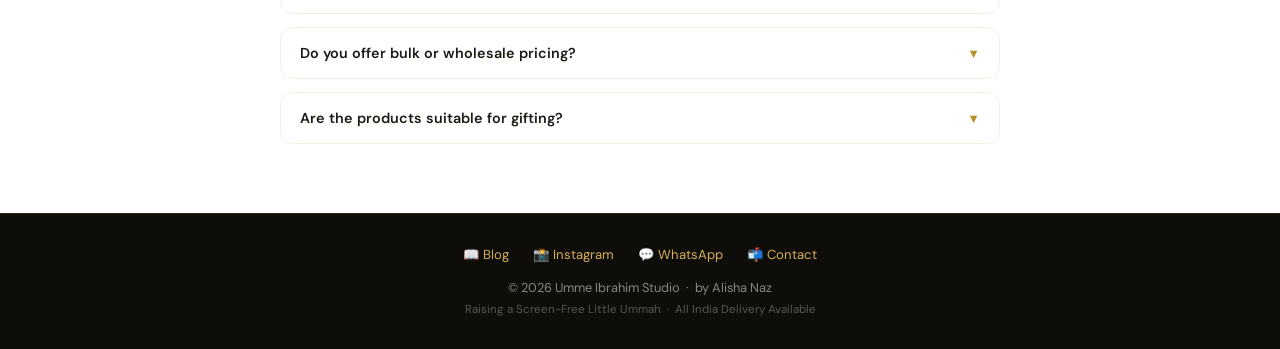
<file: contact.html>
<!DOCTYPE html>
<html lang="en">
<head>
<meta charset="UTF-8">
<meta name="viewport" content="width=device-width, initial-scale=1.0">
<title>Contact — Umme Ibrahim Studio</title>
<link href="https://fonts.googleapis.com/css2?family=Scheherazade+New:wght@400;700&display=swap" rel="stylesheet">
<link href="https://fonts.googleapis.com/css2?family=Cormorant+Garamond:ital,wght@0,400;0,600;0,700;1,400;1,600&family=DM+Sans:wght@300;400;500&display=swap" rel="stylesheet">
<!-- Vercel Web Analytics -->
<script defer src="https://cdn.vercel-insights.com/v1/script.js"></script>
<style>
/* ── UMME IBRAHIM STUDIO — SHARED STYLES ── */

/* Scheherazade loaded via <link> tag */

:root {
  --cream: #F7F3EC;
  --gold: #B8922A;
  --gold-light: #D4AE5A;
  --gold-pale: #F0E4C4;
  --dark: #1E1A14;
  --brown: #5C4A2A;
  --green: #3A5C3A;
  --green-light: #EAF0EA;
  --text: #3A3028;
  --muted: #8C7A60;
}

* { margin: 0; padding: 0; box-sizing: border-box; }

body {
  font-family: 'DM Sans', sans-serif;
  background: var(--cream);
  color: var(--text);
  overflow-x: hidden;
}

/* ── HEADER / NAV ── */
header {
  background: var(--dark);
  padding: 0 2rem;
  position: sticky;
  top: 0;
  z-index: 100;
  display: flex;
  align-items: center;
  justify-content: space-between;
  height: 64px;
  border-bottom: 2px solid var(--gold);
}

.logo-wrap {
  display: flex;
  flex-direction: column;
  line-height: 1.1;
  text-decoration: none;
}

.logo-name {
  font-family: 'Cormorant Garamond', serif;
  font-size: 1.35rem;
  font-weight: 700;
  color: var(--gold-light);
  letter-spacing: 0.04em;
}

.logo-tagline {
  font-size: 0.65rem;
  color: var(--muted);
  letter-spacing: 0.18em;
  text-transform: uppercase;
}

/* ── DESKTOP NAV ── */
nav {
  display: flex;
  align-items: center;
  gap: 0.2rem;
}

nav a {
  color: rgba(255,255,255,0.7);
  text-decoration: none;
  font-size: 0.82rem;
  font-weight: 500;
  padding: 6px 14px;
  border-radius: 8px;
  letter-spacing: 0.04em;
  transition: background 0.2s, color 0.2s;
}

nav a:hover {
  color: var(--gold-light);
  background: rgba(184,146,42,0.12);
}

nav a.active {
  color: var(--gold-light);
  background: rgba(184,146,42,0.15);
  border: 1px solid rgba(184,146,42,0.3);
}

/* Hamburger for mobile */
.hamburger {
  display: none;
  flex-direction: column;
  gap: 5px;
  cursor: pointer;
  padding: 6px;
  background: none;
  border: none;
}

.hamburger span {
  display: block;
  width: 22px;
  height: 2px;
  background: var(--gold-light);
  border-radius: 2px;
  transition: all 0.3s;
}

/* Mobile nav dropdown */
.mobile-nav {
  display: none;
  flex-direction: column;
  position: absolute;
  top: 64px;
  left: 0;
  right: 0;
  background: var(--dark);
  border-bottom: 2px solid var(--gold);
  padding: 1rem 2rem;
  gap: 0.5rem;
  z-index: 99;
}

.mobile-nav.open {
  display: flex;
}

.mobile-nav a {
  color: rgba(255,255,255,0.75);
  text-decoration: none;
  font-size: 0.9rem;
  font-weight: 500;
  padding: 10px 0;
  border-bottom: 1px solid rgba(184,146,42,0.1);
  letter-spacing: 0.04em;
  transition: color 0.2s;
}

.mobile-nav a:last-child { border-bottom: none; }
.mobile-nav a:hover, .mobile-nav a.active { color: var(--gold-light); }

@media (max-width: 680px) {
  nav { display: none; }
  .hamburger { display: flex; }
}

/* ── HERO ── */
.hero {
  background: var(--dark);
  color: white;
  text-align: center;
  padding: 5rem 2rem 4rem;
  position: relative;
  overflow: hidden;
}

.hero::before {
  content: '';
  position: absolute;
  inset: 0;
  background:
    radial-gradient(ellipse 60% 40% at 50% 0%, rgba(184,146,42,0.18) 0%, transparent 70%),
    radial-gradient(ellipse 40% 60% at 80% 80%, rgba(184,146,42,0.08) 0%, transparent 60%);
}

.hero-bismillah {
  font-family: 'Scheherazade New', 'Amiri', 'Traditional Arabic', serif;
  font-size: 2.6rem;
  color: var(--gold-light);
  margin-bottom: 1.2rem;
  font-style: normal;
  font-weight: 400;
  letter-spacing: 0.02em;
  line-height: 1.4;
  direction: rtl;
  opacity: 0;
  animation: fadeUp 0.8s ease forwards 0.1s;
  position: relative;
  text-shadow: 0 1px 12px rgba(184,146,42,0.25);
}

.hero h1 {
  font-family: 'Cormorant Garamond', serif;
  font-size: clamp(2.2rem, 6vw, 3.8rem);
  font-weight: 700;
  line-height: 1.15;
  margin-bottom: 1rem;
  opacity: 0;
  animation: fadeUp 0.8s ease forwards 0.3s;
  position: relative;
}

.hero h1 span { color: var(--gold-light); }

.hero p {
  font-size: 1rem;
  color: rgba(255,255,255,0.7);
  max-width: 520px;
  margin: 0 auto 2rem;
  line-height: 1.7;
  opacity: 0;
  animation: fadeUp 0.8s ease forwards 0.5s;
  position: relative;
}

.delivery-badge {
  display: inline-flex;
  align-items: center;
  gap: 8px;
  background: rgba(184,146,42,0.15);
  border: 1px solid rgba(184,146,42,0.4);
  color: var(--gold-light);
  padding: 10px 20px;
  border-radius: 30px;
  font-size: 0.85rem;
  font-weight: 500;
  opacity: 0;
  animation: fadeUp 0.8s ease forwards 0.7s;
  position: relative;
}

/* ── SECTION LABEL ── */
.section-label {
  text-align: center;
  padding: 3.5rem 1rem 0.5rem;
}

.section-label h2 {
  font-family: 'Cormorant Garamond', serif;
  font-size: clamp(1.8rem, 4vw, 2.6rem);
  font-weight: 700;
  color: var(--dark);
}

.section-label h2 span { color: var(--gold); }

.section-label p {
  color: var(--muted);
  font-size: 0.9rem;
  margin-top: 0.4rem;
}

.divider {
  width: 60px;
  height: 2px;
  background: linear-gradient(90deg, var(--gold), var(--gold-light));
  margin: 0.8rem auto 0;
  border-radius: 2px;
}

/* ── PRODUCT CARDS ── */
.products {
  display: grid;
  grid-template-columns: repeat(auto-fill, minmax(300px, 1fr));
  gap: 2rem;
  padding: 2.5rem 2rem 4rem;
  max-width: 1200px;
  margin: 0 auto;
}

.card {
  background: white;
  border-radius: 16px;
  overflow: hidden;
  box-shadow: 0 2px 16px rgba(90,60,20,0.08);
  transition: transform 0.3s ease, box-shadow 0.3s ease;
  display: flex;
  flex-direction: column;
  border: 1px solid rgba(184,146,42,0.12);
  opacity: 1;
  transform: translateY(0);
}

.card:hover {
  transform: translateY(-6px);
  box-shadow: 0 12px 40px rgba(90,60,20,0.14);
}

.card-image {
  width: 100%;
  min-height: 220px;
  background: var(--gold-pale);
  display: flex;
  align-items: center;
  justify-content: center;
  font-size: 3rem;
  position: relative;
  overflow: hidden;
}

.card-image img { width: 100%; height: auto; display: block; object-fit: contain; }
.card-image.book-cover { background: #d4e8f0; overflow: hidden; }
.card-image.book-cover img { object-fit: cover; object-position: right center; }
.card-image.emoji-bg { background: linear-gradient(135deg, var(--gold-pale), #fff8e8); font-size: 4rem; }

.card-badge {
  position: absolute;
  top: 12px;
  left: 12px;
  background: var(--gold);
  color: white;
  font-size: 0.65rem;
  font-weight: 600;
  padding: 4px 10px;
  border-radius: 12px;
  letter-spacing: 0.06em;
  text-transform: uppercase;
}

.coming-soon-badge {
  position: absolute;
  inset: 0;
  background: rgba(30,26,20,0.65);
  display: flex;
  align-items: center;
  justify-content: center;
  backdrop-filter: blur(2px);
}

.coming-soon-badge span {
  background: var(--gold);
  color: white;
  font-size: 0.85rem;
  font-weight: 600;
  padding: 8px 20px;
  border-radius: 20px;
  letter-spacing: 0.08em;
  text-transform: uppercase;
}

.card-body { padding: 1.4rem 1.4rem 1rem; flex: 1; display: flex; flex-direction: column; }
.card-category { font-size: 0.68rem; color: var(--gold); font-weight: 600; letter-spacing: 0.12em; text-transform: uppercase; margin-bottom: 0.4rem; }
.card-title { font-family: 'Cormorant Garamond', serif; font-size: 1.3rem; font-weight: 700; line-height: 1.25; color: var(--dark); margin-bottom: 0.5rem; }
.card-age { font-size: 0.75rem; color: var(--muted); margin-bottom: 0.7rem; }
.card-desc { font-size: 0.83rem; color: var(--text); line-height: 1.6; margin-bottom: 0.8rem; flex: 1; }

.card-topics { display: flex; flex-wrap: wrap; gap: 5px; margin-bottom: 1rem; }
.topic-tag { font-size: 0.65rem; background: var(--green-light); color: var(--green); padding: 3px 9px; border-radius: 10px; font-weight: 500; }

.card-footer { padding: 1rem 1.4rem 1.4rem; display: flex; align-items: center; justify-content: space-between; border-top: 1px solid rgba(184,146,42,0.12); }

.price { font-family: 'Cormorant Garamond', serif; font-size: 1.6rem; font-weight: 700; color: var(--gold); line-height: 1; }
.price small { font-size: 0.9rem; font-family: 'DM Sans', sans-serif; font-weight: 400; color: var(--muted); display: block; font-style: normal; }

.btn-buy {
  display: inline-flex;
  align-items: center;
  gap: 7px;
  background: var(--green);
  color: white;
  padding: 10px 18px;
  border-radius: 10px;
  font-size: 0.82rem;
  font-weight: 600;
  text-decoration: none;
  transition: background 0.2s, transform 0.15s;
  letter-spacing: 0.02em;
}

.btn-buy:hover { background: #2d4a2d; transform: scale(1.03); }
.btn-buy svg { width: 16px; height: 16px; fill: white; }

/* ── CAROUSEL ── */
.carousel { position: relative; width: 100%; }
.slides { position: relative; }
.slide { display: none; }
.slide:first-child, .slide.active { display: block; }
.slide img { width: 100%; height: 220px; object-fit: cover; display: block; }
.slide .slide-emoji { width: 100%; height: 220px; display: flex; align-items: center; justify-content: center; font-size: 4rem; }

.prev, .next {
  position: absolute;
  top: 50%;
  transform: translateY(-50%);
  background: rgba(30,26,20,0.55);
  border: none;
  color: white;
  font-size: 1rem;
  padding: 6px 10px;
  cursor: pointer;
  border-radius: 6px;
  z-index: 10;
  transition: background 0.2s;
}
.prev { left: 6px; }
.next { right: 6px; }
.prev:hover, .next:hover { background: rgba(30,26,20,0.85); }

.dots { position: absolute; bottom: 8px; left: 50%; transform: translateX(-50%); display: flex; gap: 6px; }
.dot { width: 7px; height: 7px; background: rgba(255,255,255,0.5); border-radius: 50%; cursor: pointer; transition: background 0.2s; }
.dot.active { background: var(--gold-light); }

/* ── HOW TO ORDER ── */
.how-section { background: var(--dark); color: white; padding: 4rem 2rem; text-align: center; }
.how-section h2 { font-family: 'Cormorant Garamond', serif; font-size: 2rem; color: var(--gold-light); margin-bottom: 0.5rem; }
.how-section p { color: rgba(255,255,255,0.6); font-size: 0.9rem; margin-bottom: 2.5rem; }

.steps { display: flex; justify-content: center; flex-wrap: wrap; gap: 1.5rem; max-width: 800px; margin: 0 auto 2.5rem; }
.step { flex: 1; min-width: 180px; max-width: 220px; display: flex; flex-direction: column; align-items: center; gap: 10px; }
.step-num { width: 44px; height: 44px; background: var(--gold); border-radius: 50%; display: flex; align-items: center; justify-content: center; font-family: 'Cormorant Garamond', serif; font-size: 1.3rem; font-weight: 700; color: var(--dark); }
.step p { font-size: 0.83rem; color: rgba(255,255,255,0.75); line-height: 1.5; margin: 0; }

.whatsapp-cta {
  display: inline-flex; align-items: center; gap: 10px;
  background: #25D366; color: white; padding: 14px 28px;
  border-radius: 12px; font-size: 0.95rem; font-weight: 600;
  text-decoration: none; transition: transform 0.2s, box-shadow 0.2s;
  box-shadow: 0 4px 20px rgba(37,211,102,0.3);
}
.whatsapp-cta:hover { transform: translateY(-2px); box-shadow: 0 8px 30px rgba(37,211,102,0.4); }

/* ── FOOTER ── */
footer { background: #0f0d0a; color: rgba(255,255,255,0.5); text-align: center; padding: 2rem; font-size: 0.8rem; border-top: 1px solid rgba(184,146,42,0.2); }
footer a { color: var(--gold-light); text-decoration: none; }
footer .footer-links { display: flex; justify-content: center; flex-wrap: wrap; gap: 1.5rem; margin-bottom: 1rem; font-size: 0.82rem; }

/* ── ANIMATIONS ── */
@keyframes fadeUp {
  from { opacity: 0; transform: translateY(20px); }
  to { opacity: 1; transform: translateY(0); }
}

/* ── CATEGORY FILTER BUTTONS ── */
.filter-bar {
  display: flex;
  justify-content: center;
  flex-wrap: wrap;
  gap: 0.5rem;
  padding: 1.5rem 1rem 0.5rem;
}

.filter-btn {
  padding: 8px 20px;
  border-radius: 30px;
  border: 1px solid rgba(184,146,42,0.3);
  background: transparent;
  color: var(--muted);
  font-size: 0.82rem;
  font-weight: 500;
  cursor: pointer;
  transition: all 0.2s;
  font-family: 'DM Sans', sans-serif;
}

.filter-btn:hover, .filter-btn.active {
  background: var(--gold);
  color: white;
  border-color: var(--gold);
}

/* ── PAGE HERO (smaller for inner pages) ── */
.page-hero {
  background: var(--dark);
  color: white;
  text-align: center;
  padding: 3.5rem 2rem 3rem;
  position: relative;
  overflow: hidden;
}

.page-hero::before {
  content: '';
  position: absolute;
  inset: 0;
  background: radial-gradient(ellipse 60% 40% at 50% 0%, rgba(184,146,42,0.18) 0%, transparent 70%);
}

.page-hero h1 {
  font-family: 'Cormorant Garamond', serif;
  font-size: clamp(1.8rem, 5vw, 3rem);
  font-weight: 700;
  position: relative;
  margin-bottom: 0.6rem;
}

.page-hero h1 span { color: var(--gold-light); }
.page-hero p { font-size: 0.95rem; color: rgba(255,255,255,0.65); position: relative; max-width: 480px; margin: 0 auto; line-height: 1.6; }

</style>
<style>
  .contact-wrapper {
    max-width: 900px;
    margin: 0 auto;
    padding: 3rem 2rem 5rem;
    display: grid;
    grid-template-columns: 1fr 1fr;
    gap: 3rem;
  }

  @media (max-width: 680px) {
    .contact-wrapper { grid-template-columns: 1fr; gap: 2rem; }
  }

  /* Left: Contact Options */
  .contact-options h2 {
    font-family: 'Cormorant Garamond', serif;
    font-size: 1.8rem;
    font-weight: 700;
    color: var(--dark);
    margin-bottom: 0.4rem;
  }

  .contact-options h2 span { color: var(--gold); }

  .contact-options > p {
    color: var(--muted);
    font-size: 0.88rem;
    line-height: 1.6;
    margin-bottom: 2rem;
  }

  .contact-method {
    display: flex;
    align-items: flex-start;
    gap: 1rem;
    padding: 1.2rem;
    background: white;
    border-radius: 14px;
    border: 1px solid rgba(184,146,42,0.14);
    margin-bottom: 1rem;
    text-decoration: none;
    color: var(--text);
    transition: transform 0.2s, box-shadow 0.2s, border-color 0.2s;
  }

  .contact-method:hover {
    transform: translateY(-3px);
    box-shadow: 0 8px 24px rgba(90,60,20,0.1);
    border-color: var(--gold);
  }

  .method-icon {
    font-size: 1.8rem;
    flex-shrink: 0;
    width: 48px;
    height: 48px;
    background: var(--gold-pale);
    border-radius: 12px;
    display: flex;
    align-items: center;
    justify-content: center;
  }

  .method-label {
    font-size: 0.68rem;
    font-weight: 600;
    color: var(--gold);
    text-transform: uppercase;
    letter-spacing: 0.1em;
    margin-bottom: 0.2rem;
  }

  .method-title {
    font-weight: 600;
    font-size: 0.95rem;
    color: var(--dark);
    margin-bottom: 0.2rem;
  }

  .method-sub {
    font-size: 0.78rem;
    color: var(--muted);
    line-height: 1.5;
  }

  /* Right: Quick Message Form */
  .contact-form-box {
    background: white;
    border-radius: 18px;
    padding: 2rem;
    border: 1px solid rgba(184,146,42,0.14);
    box-shadow: 0 4px 20px rgba(90,60,20,0.07);
    height: fit-content;
  }

  .contact-form-box h3 {
    font-family: 'Cormorant Garamond', serif;
    font-size: 1.5rem;
    font-weight: 700;
    color: var(--dark);
    margin-bottom: 0.3rem;
  }

  .contact-form-box > p {
    font-size: 0.82rem;
    color: var(--muted);
    margin-bottom: 1.5rem;
    line-height: 1.5;
  }

  .form-group {
    margin-bottom: 1.1rem;
  }

  .form-group label {
    display: block;
    font-size: 0.78rem;
    font-weight: 600;
    color: var(--brown);
    margin-bottom: 0.4rem;
    letter-spacing: 0.03em;
  }

  .form-group input,
  .form-group select,
  .form-group textarea {
    width: 100%;
    padding: 10px 14px;
    border: 1.5px solid rgba(184,146,42,0.2);
    border-radius: 10px;
    font-family: 'DM Sans', sans-serif;
    font-size: 0.88rem;
    color: var(--text);
    background: var(--cream);
    transition: border-color 0.2s;
    outline: none;
  }

  .form-group input:focus,
  .form-group select:focus,
  .form-group textarea:focus {
    border-color: var(--gold);
    background: white;
  }

  .form-group textarea { resize: vertical; min-height: 100px; }

  .send-btn {
    width: 100%;
    padding: 13px;
    background: var(--green);
    color: white;
    border: none;
    border-radius: 10px;
    font-family: 'DM Sans', sans-serif;
    font-size: 0.92rem;
    font-weight: 600;
    cursor: pointer;
    transition: background 0.2s, transform 0.15s;
    display: flex;
    align-items: center;
    justify-content: center;
    gap: 8px;
    text-decoration: none;
    letter-spacing: 0.02em;
  }

  .send-btn:hover { background: #2d4a2d; transform: scale(1.02); }

  /* FAQ section */
  .faq-section {
    background: white;
    padding: 3.5rem 2rem;
  }

  .faq-inner {
    max-width: 720px;
    margin: 0 auto;
  }

  .faq-inner h2 {
    font-family: 'Cormorant Garamond', serif;
    font-size: 2rem;
    font-weight: 700;
    color: var(--dark);
    text-align: center;
    margin-bottom: 0.4rem;
  }

  .faq-inner h2 span { color: var(--gold); }

  .faq-inner > p {
    text-align: center;
    color: var(--muted);
    font-size: 0.88rem;
    margin-bottom: 2rem;
  }

  .faq-item {
    border: 1px solid rgba(184,146,42,0.14);
    border-radius: 12px;
    margin-bottom: 0.8rem;
    overflow: hidden;
  }

  .faq-q {
    padding: 1rem 1.2rem;
    font-weight: 600;
    font-size: 0.9rem;
    cursor: pointer;
    display: flex;
    justify-content: space-between;
    align-items: center;
    color: var(--dark);
    user-select: none;
    transition: background 0.2s;
  }

  .faq-q:hover { background: var(--gold-pale); }

  .faq-q .arrow {
    font-size: 0.8rem;
    color: var(--gold);
    transition: transform 0.3s;
    flex-shrink: 0;
  }

  .faq-a {
    display: none;
    padding: 0 1.2rem 1rem;
    font-size: 0.85rem;
    color: var(--muted);
    line-height: 1.65;
    border-top: 1px solid rgba(184,146,42,0.1);
  }

  .faq-item.open .faq-a { display: block; }
  .faq-item.open .arrow { transform: rotate(180deg); }
</style>
</head>
<body>

<!-- ── HEADER ── -->
<header>
  <a href="index.html" class="logo-wrap">
    <span class="logo-name">Umme Ibrahim Studio</span>
    <span class="logo-tagline">Islamic Kids Books & Cards</span>
  </a>
  <nav>
    <a href="index.html">Home</a>
    <a href="shop.html">Shop</a>
    <a href="blog.html">Blog</a>
    <a href="contact.html" class="active">Contact</a>
  </nav>
  <button class="hamburger" onclick="toggleNav()" aria-label="Menu">
    <span></span><span></span><span></span>
  </button>
</header>
<div class="mobile-nav" id="mobileNav">
  <a href="index.html">🏠 Home</a>
  <a href="shop.html">🛍️ Shop</a>
  <a href="blog.html">📖 Blog</a>
  <a href="contact.html" class="active">📬 Contact</a>
</div>

<!-- ── PAGE HERO ── -->
<section class="page-hero">
  <h1>📬 <span>Contact</span> Us</h1>
  <p>We'd love to hear from you — orders, questions, collaborations, or just a salam!</p>
</section>

<!-- ── CONTACT BODY ── -->
<div class="contact-wrapper">

  <!-- LEFT: Contact Methods -->
  <div class="contact-options">
    <h2>Get in <span>Touch</span></h2>
    <p>The fastest way to reach us is always WhatsApp. We usually reply within a few hours, in sha Allah.</p>

    <a class="contact-method" href="https://wa.me/918444968880?text=Assalamu%20Alaikum!%20I%20have%20a%20question%20about%20Umme%20Ibrahim%20Studio." target="_blank">
      <div class="method-icon">💬</div>
      <div>
        <div class="method-label">Fastest Response</div>
        <div class="method-title">WhatsApp</div>
        <div class="method-sub">+91 84449 68880 · Usually replies in a few hours</div>
      </div>
    </a>

    <a class="contact-method" href="https://instagram.com/ummeibrahim.studio" target="_blank">
      <div class="method-icon">📸</div>
      <div>
        <div class="method-label">Follow & DM</div>
        <div class="method-title">Instagram</div>
        <div class="method-sub">@ummeibrahim.studio · New products, tips & behind the scenes</div>
      </div>
    </a>

    <a class="contact-method" href="https://ummeibrahimstudio.substack.com" target="_blank">
      <div class="method-icon">📖</div>
      <div>
        <div class="method-label">Read & Subscribe</div>
        <div class="method-title">Substack Blog</div>
        <div class="method-sub">ummeibrahimstudio.substack.com · Free weekly newsletter</div>
      </div>
    </a>

    <a class="contact-method" href="https://beacons.ai/ummeibrahim.studio" target="_blank">
      <div class="method-icon">🔗</div>
      <div>
        <div class="method-label">All Links</div>
        <div class="method-title">Link in Bio</div>
        <div class="method-sub">beacons.ai/ummeibrahim.studio · All our links in one place</div>
      </div>
    </a>

    <div style="margin-top:1.5rem;padding:1rem 1.2rem;background:var(--green-light);border-radius:12px;border:1px solid rgba(58,92,58,0.15);">
      <p style="font-size:0.82rem;color:var(--green);line-height:1.6;">
        📦 <strong>Orders:</strong> All orders are placed via WhatsApp. Click "Order on WhatsApp" on any product, or message us directly with your requirements.<br><br>
        📦 <strong>Delivery:</strong> We deliver physically across all of India. Delivery time is typically 5–7 working days.
      </p>
    </div>
  </div>

  <!-- RIGHT: Quick Message via WhatsApp -->
  <div class="contact-form-box">
    <h3>Send a Message 💌</h3>
    <p>Fill this in and we'll open a pre-written WhatsApp message for you — just press send!</p>

    <div class="form-group">
      <label>Your Name</label>
      <input type="text" id="fname" placeholder="e.g. Fatima Shaikh" />
    </div>

    <div class="form-group">
      <label>Reason for Contact</label>
      <select id="reason">
        <option value="Order enquiry">🛍️ Order Enquiry</option>
        <option value="Delivery question">📦 Delivery Question</option>
        <option value="Product question">❓ Product Question</option>
        <option value="Bulk order">📦 Bulk / Wholesale Order</option>
        <option value="Collaboration">🤝 Collaboration</option>
        <option value="General salam">👋 Just saying Salam!</option>
      </select>
    </div>

    <div class="form-group">
      <label>Your Message</label>
      <textarea id="msg" placeholder="Type your message here..."></textarea>
    </div>

    <a class="send-btn" id="sendBtn" href="#" onclick="sendToWhatsApp(event)">
      <svg width="18" height="18" viewBox="0 0 24 24" fill="white"><path d="M17.472 14.382c-.297-.149-1.758-.867-2.03-.967-.273-.099-.471-.148-.67.15-.197.297-.767.966-.94 1.164-.173.199-.347.223-.644.075-.297-.15-1.255-.463-2.39-1.475-.883-.788-1.48-1.761-1.653-2.059-.173-.297-.018-.458.13-.606.134-.133.298-.347.446-.52.149-.174.198-.298.298-.497.099-.198.05-.371-.025-.52-.075-.149-.669-1.612-.916-2.207-.242-.579-.487-.5-.669-.51-.173-.008-.371-.01-.57-.01-.198 0-.52.074-.792.372-.272.297-1.04 1.016-1.04 2.479 0 1.462 1.065 2.875 1.213 3.074.149.198 2.096 3.2 5.077 4.487.709.306 1.262.489 1.694.625.712.227 1.36.195 1.871.118.571-.085 1.758-.719 2.006-1.413.248-.694.248-1.289.173-1.413-.074-.124-.272-.198-.57-.347m-5.421 7.403h-.004a9.87 9.87 0 01-5.031-1.378l-.361-.214-3.741.982.998-3.648-.235-.374a9.86 9.86 0 01-1.51-5.26c.001-5.45 4.436-9.884 9.888-9.884 2.64 0 5.122 1.03 6.988 2.898a9.825 9.825 0 012.893 6.994c-.003 5.45-4.437 9.884-9.885 9.884m8.413-18.297A11.815 11.815 0 0012.05 0C5.495 0 .16 5.335.157 11.892c0 2.096.547 4.142 1.588 5.945L.057 24l6.305-1.654a11.882 11.882 0 005.683 1.448h.005c6.554 0 11.89-5.335 11.893-11.893a11.821 11.821 0 00-3.48-8.413Z"/></svg>
      Open in WhatsApp
    </a>
  </div>

</div>

<!-- ── FAQ ── -->
<section class="faq-section">
  <div class="faq-inner">
    <h2>Frequently Asked <span>Questions</span></h2>
    <p>Quick answers to common questions</p>

    <div class="faq-item">
      <div class="faq-q" onclick="toggleFaq(this)">
        How do I place an order? <span class="arrow">▼</span>
      </div>
      <div class="faq-a">Click "Order on WhatsApp" on any product page. A pre-filled message will open. Just send it and we'll reply within 24 hours with payment and delivery details. JazakAllah Khair!</div>
    </div>

    <div class="faq-item">
      <div class="faq-q" onclick="toggleFaq(this)">
        Do you deliver all over India? <span class="arrow">▼</span>
      </div>
      <div class="faq-a">Yes, Alhamdulillah! We deliver physically across all of India. Typical delivery time is 5–7 working days after payment confirmation.</div>
    </div>

    <div class="faq-item">
      <div class="faq-q" onclick="toggleFaq(this)">
        What payment methods do you accept? <span class="arrow">▼</span>
      </div>
      <div class="faq-a">We accept UPI (GPay, PhonePe, Paytm), bank transfer, and cash on delivery in select areas. Payment details are shared over WhatsApp after you place your order.</div>
    </div>

    <div class="faq-item">
      <div class="faq-q" onclick="toggleFaq(this)">
        Can I return or exchange a product? <span class="arrow">▼</span>
      </div>
      <div class="faq-a">If you receive a damaged or incorrect product, please send us photos within 48 hours of delivery via WhatsApp and we will make it right, in sha Allah.</div>
    </div>

    <div class="faq-item">
      <div class="faq-q" onclick="toggleFaq(this)">
        Do you offer bulk or wholesale pricing? <span class="arrow">▼</span>
      </div>
      <div class="faq-a">Yes! We offer special pricing for schools, Islamic centres, and bulk orders (10+ items). Please WhatsApp us directly with your requirements and we'll send you a quote.</div>
    </div>

    <div class="faq-item">
      <div class="faq-q" onclick="toggleFaq(this)">
        Are the products suitable for gifting? <span class="arrow">▼</span>
      </div>
      <div class="faq-a">Absolutely! Our products make beautiful Eid gifts, aqiqah gifts, and birthday presents for Muslim children. Just mention "gift" in your WhatsApp message and we'll take special care with packaging.</div>
    </div>

  </div>
</section>

<!-- ── FOOTER ── -->
<footer>
  <div class="footer-links">
    <a href="blog.html">📖 Blog</a>
    <a href="https://instagram.com/ummeibrahim.studio" target="_blank">📸 Instagram</a>
    <a href="https://wa.me/918444968880" target="_blank">💬 WhatsApp</a>
    <a href="contact.html">📬 Contact</a>
  </div>
  <p style="margin-bottom:0.4rem;">© 2026 Umme Ibrahim Studio &nbsp;·&nbsp; by Alisha Naz</p>
  <p style="font-size:0.72rem;opacity:0.6;">Raising a Screen-Free Little Ummah &nbsp;·&nbsp; All India Delivery Available</p>
</footer>

<script>
/* ── UMME IBRAHIM STUDIO — SHARED JAVASCRIPT ── */

// ── MOBILE NAV TOGGLE ──
function toggleNav() {
  const nav = document.getElementById('mobileNav');
  nav.classList.toggle('open');
}

// Close mobile nav when a link is clicked
document.addEventListener('DOMContentLoaded', function () {
  const mobileLinks = document.querySelectorAll('.mobile-nav a');
  mobileLinks.forEach(link => {
    link.addEventListener('click', () => {
      document.getElementById('mobileNav').classList.remove('open');
    });
  });


});

// ── CAROUSEL ──
var carouselIdx = {};

function changeSlide(pid, dir) {
  var c = document.getElementById('carousel-' + pid);
  var slides = c.querySelectorAll('.slide');
  var dots = c.querySelectorAll('.dot');
  if (carouselIdx[pid] === undefined) carouselIdx[pid] = 0;
  carouselIdx[pid] = (carouselIdx[pid] + dir + slides.length) % slides.length;
  updateCarousel(slides, dots, carouselIdx[pid]);
}

function moveSlide(pid, idx) {
  var c = document.getElementById('carousel-' + pid);
  var slides = c.querySelectorAll('.slide');
  var dots = c.querySelectorAll('.dot');
  carouselIdx[pid] = idx;
  updateCarousel(slides, dots, idx);
}

function updateCarousel(slides, dots, idx) {
  slides.forEach(function (s, i) {
    s.style.display = i === idx ? 'block' : 'none';
    s.classList.toggle('active', i === idx);
  });
  dots.forEach(function (d, i) { d.classList.toggle('active', i === idx); });
}

// ── SHOP FILTER (used on shop page) ──
function filterProducts(category) {
  const cards = document.querySelectorAll('.card[data-category]');
  const btns = document.querySelectorAll('.filter-btn');

  btns.forEach(btn => btn.classList.remove('active'));
  event.target.classList.add('active');

  cards.forEach(card => {
    if (category === 'all' || card.dataset.category === category) {
      card.style.display = 'flex';
    } else {
      card.style.display = 'none';
    }
  });
}

</script>
<script>
  function sendToWhatsApp(e) {
    e.preventDefault();
    const name = document.getElementById('fname').value.trim() || 'a customer';
    const reason = document.getElementById('reason').value;
    const msg = document.getElementById('msg').value.trim();
    const text = `Assalamu Alaikum! My name is ${name}.\n\nReason: ${reason}\n\n${msg}\n\nJazakAllah Khair 🙏`;
    const url = 'https://wa.me/918444968880?text=' + encodeURIComponent(text);
    window.open(url, '_blank');
  }

  function toggleFaq(el) {
    const item = el.parentElement;
    const isOpen = item.classList.contains('open');
    document.querySelectorAll('.faq-item').forEach(i => i.classList.remove('open'));
    if (!isOpen) item.classList.add('open');
  }
</script>
</body>
</html>
</file>
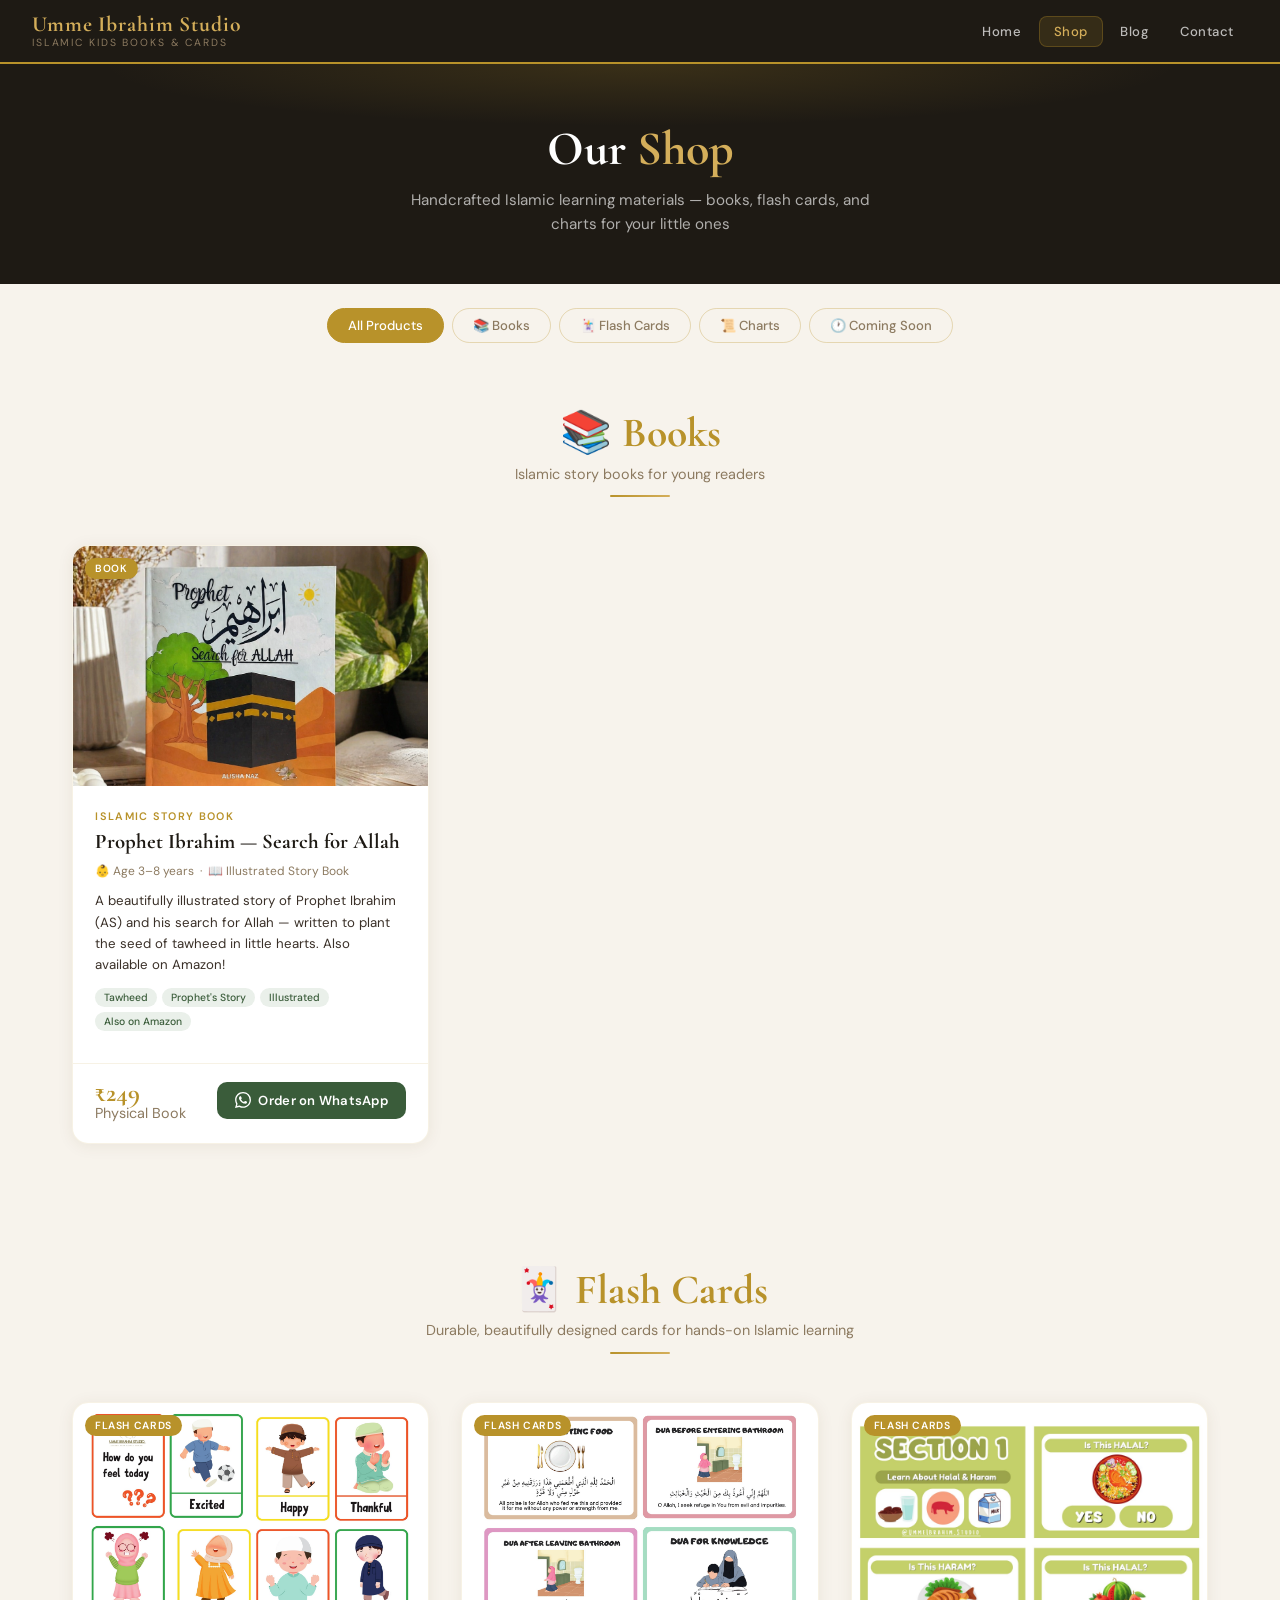
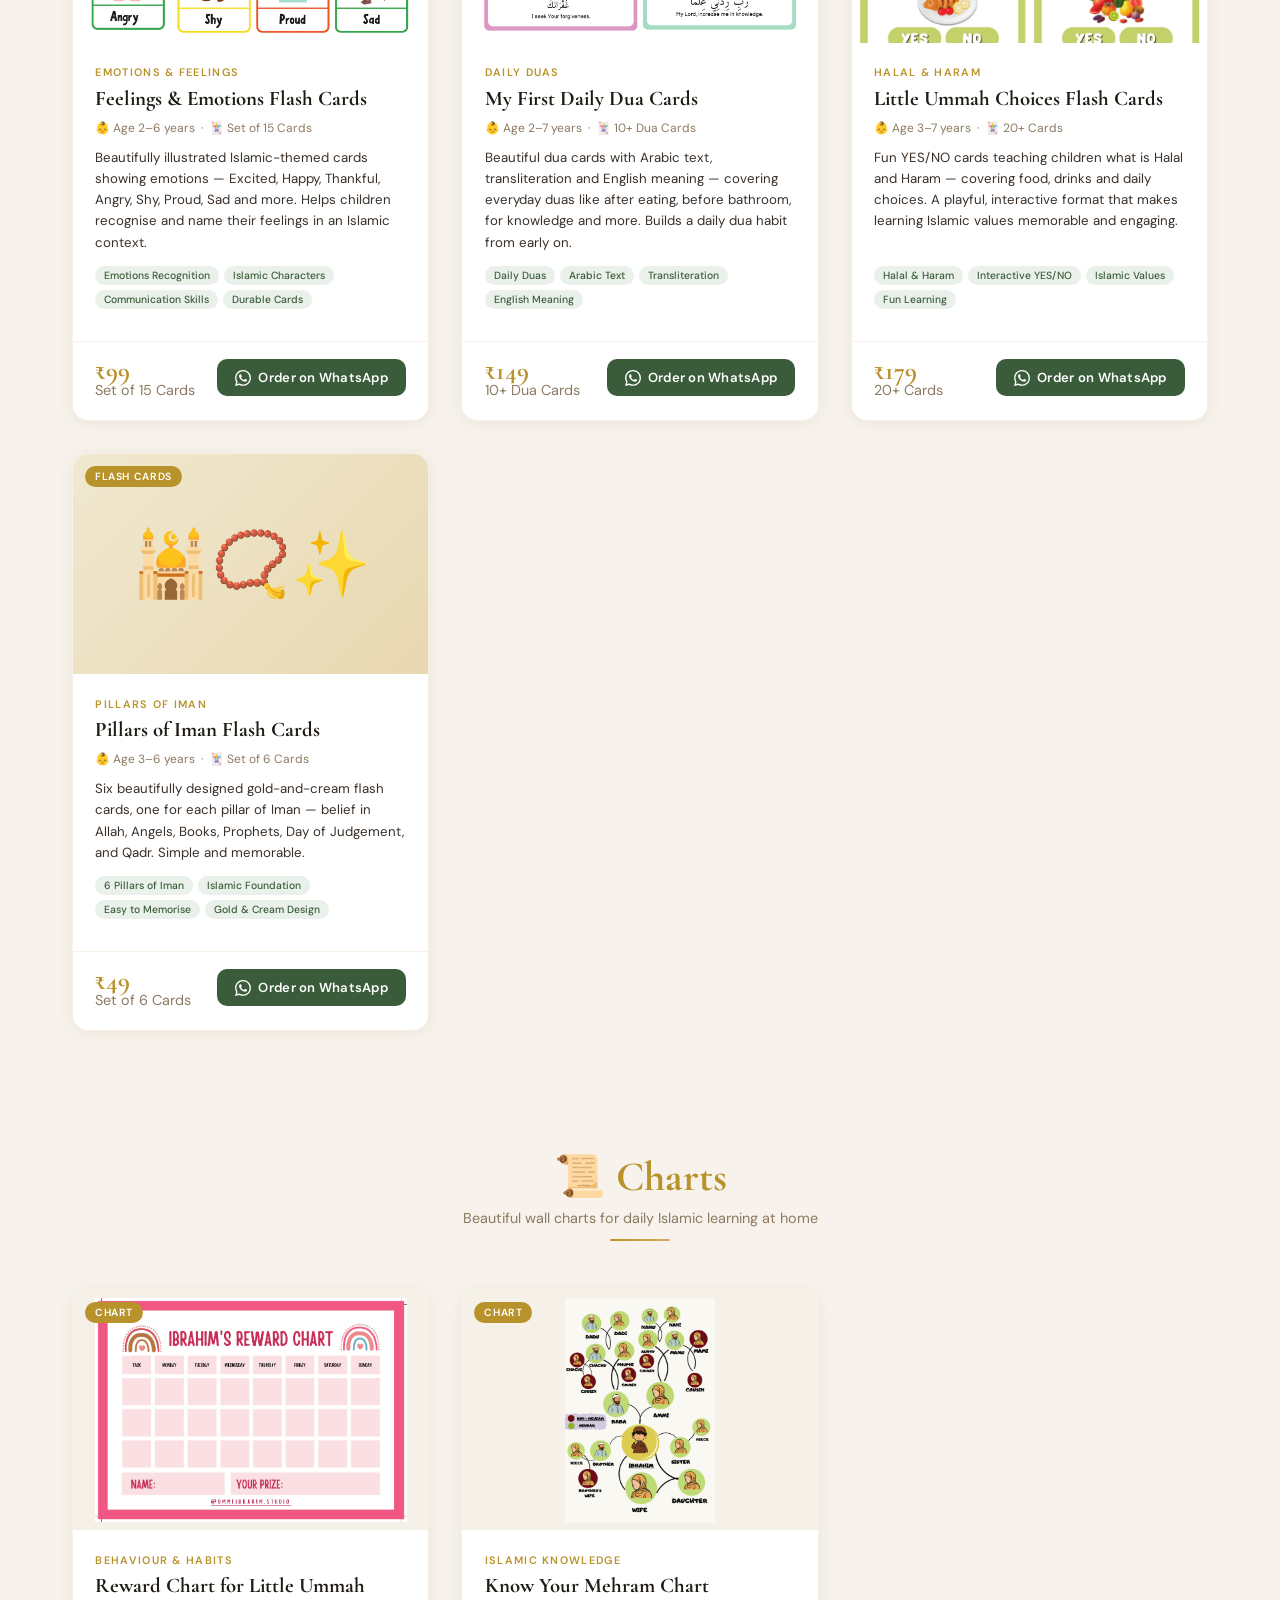
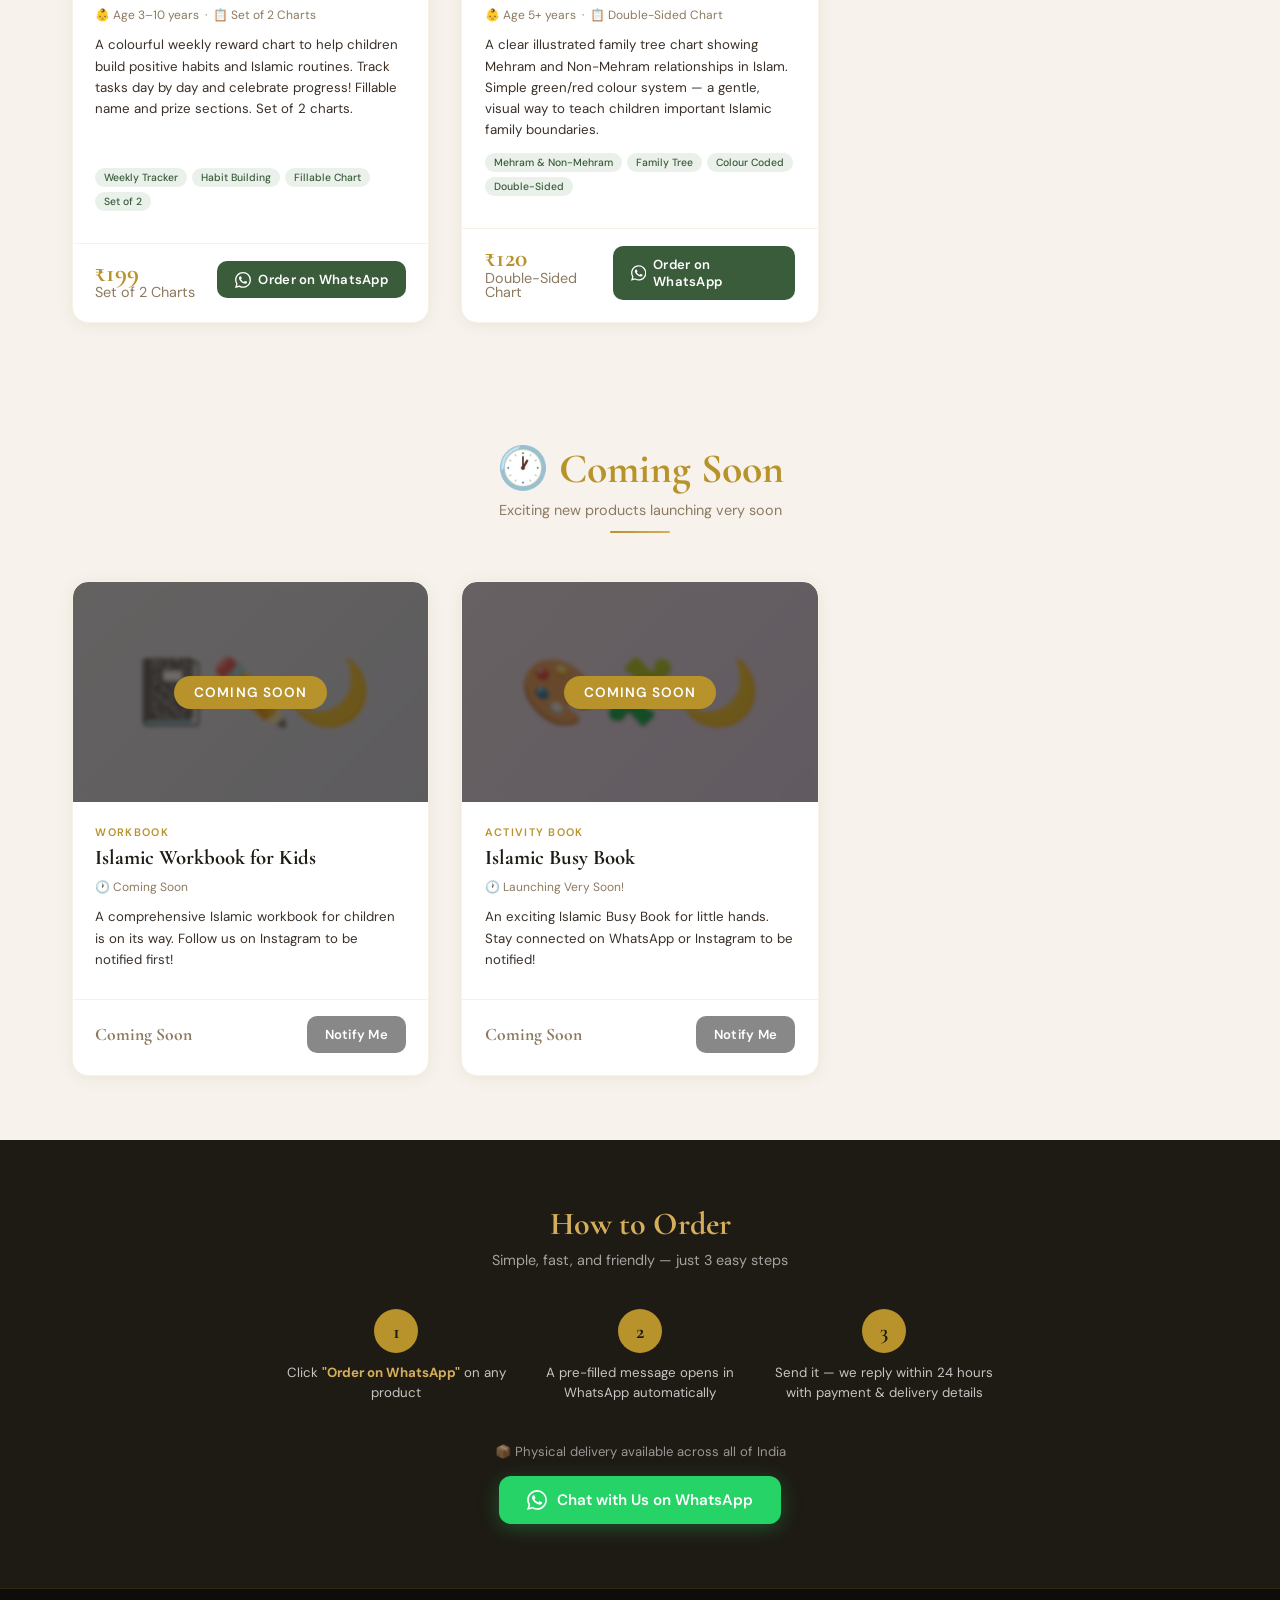
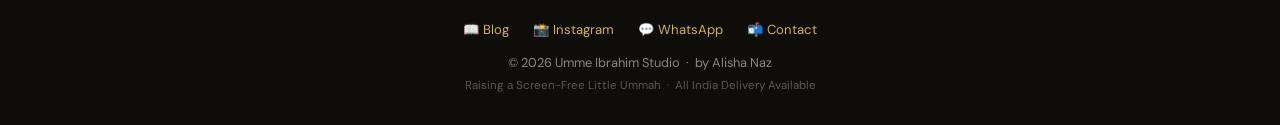
<file: shop.html>
<!DOCTYPE html>
<html lang="en">
<head>
<meta charset="UTF-8">
<meta name="viewport" content="width=device-width, initial-scale=1.0">
<title>Shop — Umme Ibrahim Studio</title>
<link href="https://fonts.googleapis.com/css2?family=Scheherazade+New:wght@400;700&display=swap" rel="stylesheet">
<link href="https://fonts.googleapis.com/css2?family=Cormorant+Garamond:ital,wght@0,400;0,600;0,700;1,400;1,600&family=DM+Sans:wght@300;400;500&display=swap" rel="stylesheet">
<!-- Vercel Web Analytics -->
<script defer src="https://cdn.vercel-insights.com/v1/script.js"></script>
<style>
/* ── UMME IBRAHIM STUDIO — SHARED STYLES ── */

/* Scheherazade loaded via <link> tag */

:root {
  --cream: #F7F3EC;
  --gold: #B8922A;
  --gold-light: #D4AE5A;
  --gold-pale: #F0E4C4;
  --dark: #1E1A14;
  --brown: #5C4A2A;
  --green: #3A5C3A;
  --green-light: #EAF0EA;
  --text: #3A3028;
  --muted: #8C7A60;
}

* { margin: 0; padding: 0; box-sizing: border-box; }

body {
  font-family: 'DM Sans', sans-serif;
  background: var(--cream);
  color: var(--text);
  overflow-x: hidden;
}

/* ── HEADER / NAV ── */
header {
  background: var(--dark);
  padding: 0 2rem;
  position: sticky;
  top: 0;
  z-index: 100;
  display: flex;
  align-items: center;
  justify-content: space-between;
  height: 64px;
  border-bottom: 2px solid var(--gold);
}

.logo-wrap {
  display: flex;
  flex-direction: column;
  line-height: 1.1;
  text-decoration: none;
}

.logo-name {
  font-family: 'Cormorant Garamond', serif;
  font-size: 1.35rem;
  font-weight: 700;
  color: var(--gold-light);
  letter-spacing: 0.04em;
}

.logo-tagline {
  font-size: 0.65rem;
  color: var(--muted);
  letter-spacing: 0.18em;
  text-transform: uppercase;
}

/* ── DESKTOP NAV ── */
nav {
  display: flex;
  align-items: center;
  gap: 0.2rem;
}

nav a {
  color: rgba(255,255,255,0.7);
  text-decoration: none;
  font-size: 0.82rem;
  font-weight: 500;
  padding: 6px 14px;
  border-radius: 8px;
  letter-spacing: 0.04em;
  transition: background 0.2s, color 0.2s;
}

nav a:hover {
  color: var(--gold-light);
  background: rgba(184,146,42,0.12);
}

nav a.active {
  color: var(--gold-light);
  background: rgba(184,146,42,0.15);
  border: 1px solid rgba(184,146,42,0.3);
}

/* Hamburger for mobile */
.hamburger {
  display: none;
  flex-direction: column;
  gap: 5px;
  cursor: pointer;
  padding: 6px;
  background: none;
  border: none;
}

.hamburger span {
  display: block;
  width: 22px;
  height: 2px;
  background: var(--gold-light);
  border-radius: 2px;
  transition: all 0.3s;
}

/* Mobile nav dropdown */
.mobile-nav {
  display: none;
  flex-direction: column;
  position: absolute;
  top: 64px;
  left: 0;
  right: 0;
  background: var(--dark);
  border-bottom: 2px solid var(--gold);
  padding: 1rem 2rem;
  gap: 0.5rem;
  z-index: 99;
}

.mobile-nav.open {
  display: flex;
}

.mobile-nav a {
  color: rgba(255,255,255,0.75);
  text-decoration: none;
  font-size: 0.9rem;
  font-weight: 500;
  padding: 10px 0;
  border-bottom: 1px solid rgba(184,146,42,0.1);
  letter-spacing: 0.04em;
  transition: color 0.2s;
}

.mobile-nav a:last-child { border-bottom: none; }
.mobile-nav a:hover, .mobile-nav a.active { color: var(--gold-light); }

@media (max-width: 680px) {
  nav { display: none; }
  .hamburger { display: flex; }
}

/* ── HERO ── */
.hero {
  background: var(--dark);
  color: white;
  text-align: center;
  padding: 5rem 2rem 4rem;
  position: relative;
  overflow: hidden;
}

.hero::before {
  content: '';
  position: absolute;
  inset: 0;
  background:
    radial-gradient(ellipse 60% 40% at 50% 0%, rgba(184,146,42,0.18) 0%, transparent 70%),
    radial-gradient(ellipse 40% 60% at 80% 80%, rgba(184,146,42,0.08) 0%, transparent 60%);
}

.hero-bismillah {
  font-family: 'Scheherazade New', 'Amiri', 'Traditional Arabic', serif;
  font-size: 2.6rem;
  color: var(--gold-light);
  margin-bottom: 1.2rem;
  font-style: normal;
  font-weight: 400;
  letter-spacing: 0.02em;
  line-height: 1.4;
  direction: rtl;
  opacity: 0;
  animation: fadeUp 0.8s ease forwards 0.1s;
  position: relative;
  text-shadow: 0 1px 12px rgba(184,146,42,0.25);
}

.hero h1 {
  font-family: 'Cormorant Garamond', serif;
  font-size: clamp(2.2rem, 6vw, 3.8rem);
  font-weight: 700;
  line-height: 1.15;
  margin-bottom: 1rem;
  opacity: 0;
  animation: fadeUp 0.8s ease forwards 0.3s;
  position: relative;
}

.hero h1 span { color: var(--gold-light); }

.hero p {
  font-size: 1rem;
  color: rgba(255,255,255,0.7);
  max-width: 520px;
  margin: 0 auto 2rem;
  line-height: 1.7;
  opacity: 0;
  animation: fadeUp 0.8s ease forwards 0.5s;
  position: relative;
}

.delivery-badge {
  display: inline-flex;
  align-items: center;
  gap: 8px;
  background: rgba(184,146,42,0.15);
  border: 1px solid rgba(184,146,42,0.4);
  color: var(--gold-light);
  padding: 10px 20px;
  border-radius: 30px;
  font-size: 0.85rem;
  font-weight: 500;
  opacity: 0;
  animation: fadeUp 0.8s ease forwards 0.7s;
  position: relative;
}

/* ── SECTION LABEL ── */
.section-label {
  text-align: center;
  padding: 3.5rem 1rem 0.5rem;
}

.section-label h2 {
  font-family: 'Cormorant Garamond', serif;
  font-size: clamp(1.8rem, 4vw, 2.6rem);
  font-weight: 700;
  color: var(--dark);
}

.section-label h2 span { color: var(--gold); }

.section-label p {
  color: var(--muted);
  font-size: 0.9rem;
  margin-top: 0.4rem;
}

.divider {
  width: 60px;
  height: 2px;
  background: linear-gradient(90deg, var(--gold), var(--gold-light));
  margin: 0.8rem auto 0;
  border-radius: 2px;
}

/* ── PRODUCT CARDS ── */
.products {
  display: grid;
  grid-template-columns: repeat(auto-fill, minmax(300px, 1fr));
  gap: 2rem;
  padding: 2.5rem 2rem 4rem;
  max-width: 1200px;
  margin: 0 auto;
}

.card {
  background: white;
  border-radius: 16px;
  overflow: hidden;
  box-shadow: 0 2px 16px rgba(90,60,20,0.08);
  transition: transform 0.3s ease, box-shadow 0.3s ease;
  display: flex;
  flex-direction: column;
  border: 1px solid rgba(184,146,42,0.12);
  opacity: 1;
  transform: translateY(0);
}

.card:hover {
  transform: translateY(-6px);
  box-shadow: 0 12px 40px rgba(90,60,20,0.14);
}

.card-image {
  width: 100%;
  min-height: 220px;
  background: var(--gold-pale);
  display: flex;
  align-items: center;
  justify-content: center;
  font-size: 3rem;
  position: relative;
  overflow: hidden;
}

.card-image img { width: 100%; height: auto; display: block; object-fit: contain; }
.card-image.book-cover { background: #d4e8f0; overflow: hidden; }
.card-image.book-cover img { object-fit: cover; object-position: right center; }
.card-image.emoji-bg { background: linear-gradient(135deg, var(--gold-pale), #fff8e8); font-size: 4rem; }

.card-badge {
  position: absolute;
  top: 12px;
  left: 12px;
  background: var(--gold);
  color: white;
  font-size: 0.65rem;
  font-weight: 600;
  padding: 4px 10px;
  border-radius: 12px;
  letter-spacing: 0.06em;
  text-transform: uppercase;
}

.coming-soon-badge {
  position: absolute;
  inset: 0;
  background: rgba(30,26,20,0.65);
  display: flex;
  align-items: center;
  justify-content: center;
  backdrop-filter: blur(2px);
}

.coming-soon-badge span {
  background: var(--gold);
  color: white;
  font-size: 0.85rem;
  font-weight: 600;
  padding: 8px 20px;
  border-radius: 20px;
  letter-spacing: 0.08em;
  text-transform: uppercase;
}

.card-body { padding: 1.4rem 1.4rem 1rem; flex: 1; display: flex; flex-direction: column; }
.card-category { font-size: 0.68rem; color: var(--gold); font-weight: 600; letter-spacing: 0.12em; text-transform: uppercase; margin-bottom: 0.4rem; }
.card-title { font-family: 'Cormorant Garamond', serif; font-size: 1.3rem; font-weight: 700; line-height: 1.25; color: var(--dark); margin-bottom: 0.5rem; }
.card-age { font-size: 0.75rem; color: var(--muted); margin-bottom: 0.7rem; }
.card-desc { font-size: 0.83rem; color: var(--text); line-height: 1.6; margin-bottom: 0.8rem; flex: 1; }

.card-topics { display: flex; flex-wrap: wrap; gap: 5px; margin-bottom: 1rem; }
.topic-tag { font-size: 0.65rem; background: var(--green-light); color: var(--green); padding: 3px 9px; border-radius: 10px; font-weight: 500; }

.card-footer { padding: 1rem 1.4rem 1.4rem; display: flex; align-items: center; justify-content: space-between; border-top: 1px solid rgba(184,146,42,0.12); }

.price { font-family: 'Cormorant Garamond', serif; font-size: 1.6rem; font-weight: 700; color: var(--gold); line-height: 1; }
.price small { font-size: 0.9rem; font-family: 'DM Sans', sans-serif; font-weight: 400; color: var(--muted); display: block; font-style: normal; }

.btn-buy {
  display: inline-flex;
  align-items: center;
  gap: 7px;
  background: var(--green);
  color: white;
  padding: 10px 18px;
  border-radius: 10px;
  font-size: 0.82rem;
  font-weight: 600;
  text-decoration: none;
  transition: background 0.2s, transform 0.15s;
  letter-spacing: 0.02em;
}

.btn-buy:hover { background: #2d4a2d; transform: scale(1.03); }
.btn-buy svg { width: 16px; height: 16px; fill: white; }

/* ── CAROUSEL ── */
.carousel { position: relative; width: 100%; }
.slides { position: relative; }
.slide { display: none; }
.slide:first-child, .slide.active { display: block; }
.slide img { width: 100%; height: 220px; object-fit: cover; display: block; }
.slide .slide-emoji { width: 100%; height: 220px; display: flex; align-items: center; justify-content: center; font-size: 4rem; }

.prev, .next {
  position: absolute;
  top: 50%;
  transform: translateY(-50%);
  background: rgba(30,26,20,0.55);
  border: none;
  color: white;
  font-size: 1rem;
  padding: 6px 10px;
  cursor: pointer;
  border-radius: 6px;
  z-index: 10;
  transition: background 0.2s;
}
.prev { left: 6px; }
.next { right: 6px; }
.prev:hover, .next:hover { background: rgba(30,26,20,0.85); }

.dots { position: absolute; bottom: 8px; left: 50%; transform: translateX(-50%); display: flex; gap: 6px; }
.dot { width: 7px; height: 7px; background: rgba(255,255,255,0.5); border-radius: 50%; cursor: pointer; transition: background 0.2s; }
.dot.active { background: var(--gold-light); }

/* ── HOW TO ORDER ── */
.how-section { background: var(--dark); color: white; padding: 4rem 2rem; text-align: center; }
.how-section h2 { font-family: 'Cormorant Garamond', serif; font-size: 2rem; color: var(--gold-light); margin-bottom: 0.5rem; }
.how-section p { color: rgba(255,255,255,0.6); font-size: 0.9rem; margin-bottom: 2.5rem; }

.steps { display: flex; justify-content: center; flex-wrap: wrap; gap: 1.5rem; max-width: 800px; margin: 0 auto 2.5rem; }
.step { flex: 1; min-width: 180px; max-width: 220px; display: flex; flex-direction: column; align-items: center; gap: 10px; }
.step-num { width: 44px; height: 44px; background: var(--gold); border-radius: 50%; display: flex; align-items: center; justify-content: center; font-family: 'Cormorant Garamond', serif; font-size: 1.3rem; font-weight: 700; color: var(--dark); }
.step p { font-size: 0.83rem; color: rgba(255,255,255,0.75); line-height: 1.5; margin: 0; }

.whatsapp-cta {
  display: inline-flex; align-items: center; gap: 10px;
  background: #25D366; color: white; padding: 14px 28px;
  border-radius: 12px; font-size: 0.95rem; font-weight: 600;
  text-decoration: none; transition: transform 0.2s, box-shadow 0.2s;
  box-shadow: 0 4px 20px rgba(37,211,102,0.3);
}
.whatsapp-cta:hover { transform: translateY(-2px); box-shadow: 0 8px 30px rgba(37,211,102,0.4); }

/* ── FOOTER ── */
footer { background: #0f0d0a; color: rgba(255,255,255,0.5); text-align: center; padding: 2rem; font-size: 0.8rem; border-top: 1px solid rgba(184,146,42,0.2); }
footer a { color: var(--gold-light); text-decoration: none; }
footer .footer-links { display: flex; justify-content: center; flex-wrap: wrap; gap: 1.5rem; margin-bottom: 1rem; font-size: 0.82rem; }

/* ── ANIMATIONS ── */
@keyframes fadeUp {
  from { opacity: 0; transform: translateY(20px); }
  to { opacity: 1; transform: translateY(0); }
}

/* ── CATEGORY FILTER BUTTONS ── */
.filter-bar {
  display: flex;
  justify-content: center;
  flex-wrap: wrap;
  gap: 0.5rem;
  padding: 1.5rem 1rem 0.5rem;
}

.filter-btn {
  padding: 8px 20px;
  border-radius: 30px;
  border: 1px solid rgba(184,146,42,0.3);
  background: transparent;
  color: var(--muted);
  font-size: 0.82rem;
  font-weight: 500;
  cursor: pointer;
  transition: all 0.2s;
  font-family: 'DM Sans', sans-serif;
}

.filter-btn:hover, .filter-btn.active {
  background: var(--gold);
  color: white;
  border-color: var(--gold);
}

/* ── PAGE HERO (smaller for inner pages) ── */
.page-hero {
  background: var(--dark);
  color: white;
  text-align: center;
  padding: 3.5rem 2rem 3rem;
  position: relative;
  overflow: hidden;
}

.page-hero::before {
  content: '';
  position: absolute;
  inset: 0;
  background: radial-gradient(ellipse 60% 40% at 50% 0%, rgba(184,146,42,0.18) 0%, transparent 70%);
}

.page-hero h1 {
  font-family: 'Cormorant Garamond', serif;
  font-size: clamp(1.8rem, 5vw, 3rem);
  font-weight: 700;
  position: relative;
  margin-bottom: 0.6rem;
}

.page-hero h1 span { color: var(--gold-light); }
.page-hero p { font-size: 0.95rem; color: rgba(255,255,255,0.65); position: relative; max-width: 480px; margin: 0 auto; line-height: 1.6; }

</style>
<style>
  .card-image img { width:100%; height:240px; object-fit:cover; object-position:center top; display:block; }
  .card-image.chart-img img { object-fit:contain; background:#f5f0e8; padding:8px; height:240px; }
  .card-image.book-cover img { object-fit:cover; height:240px; }
</style>
</head>
<body>

<header>
  <a href="index.html" class="logo-wrap">
    <span class="logo-name">Umme Ibrahim Studio</span>
    <span class="logo-tagline">Islamic Kids Books & Cards</span>
  </a>
  <nav>
    <a href="index.html">Home</a>
    <a href="shop.html" class="active">Shop</a>
    <a href="blog.html">Blog</a>
    <a href="contact.html">Contact</a>
  </nav>
  <button class="hamburger" onclick="toggleNav()" aria-label="Menu"><span></span><span></span><span></span></button>
</header>
<div class="mobile-nav" id="mobileNav">
  <a href="index.html">🏠 Home</a>
  <a href="shop.html" class="active">🛍️ Shop</a>
  <a href="blog.html">📖 Blog</a>
  <a href="contact.html">📬 Contact</a>
</div>

<section class="page-hero">
  <h1>Our <span>Shop</span></h1>
  <p>Handcrafted Islamic learning materials — books, flash cards, and charts for your little ones</p>
</section>

<div class="filter-bar">
  <button class="filter-btn active" onclick="filterProducts('all')">All Products</button>
  <button class="filter-btn" onclick="filterProducts('books')">📚 Books</button>
  <button class="filter-btn" onclick="filterProducts('flashcards')">🃏 Flash Cards</button>
  <button class="filter-btn" onclick="filterProducts('charts')">📜 Charts</button>
  <button class="filter-btn" onclick="filterProducts('coming-soon')">🕐 Coming Soon</button>
</div>

<!-- BOOKS -->
<div class="section-label" id="books">
  <h2>📚 <span>Books</span></h2>
  <p>Islamic story books for young readers</p>
  <div class="divider"></div>
</div>
<div class="products">

  <div class="card" data-category="books">
    <div class="card-image book-cover">
      <img src="book_ibrahim.png" alt="Prophet Ibrahim — Search for Allah">
      <div class="card-badge">Book</div>
    </div>
    <div class="card-body">
      <div class="card-category">Islamic Story Book</div>
      <div class="card-title">Prophet Ibrahim — Search for Allah</div>
      <div class="card-age">👶 Age 3–8 years &nbsp;·&nbsp; 📖 Illustrated Story Book</div>
      <div class="card-desc">A beautifully illustrated story of Prophet Ibrahim (AS) and his search for Allah — written to plant the seed of tawheed in little hearts. Also available on Amazon!</div>
      <div class="card-topics">
        <span class="topic-tag">Tawheed</span>
        <span class="topic-tag">Prophet's Story</span>
        <span class="topic-tag">Illustrated</span>
        <span class="topic-tag">Also on Amazon</span>
      </div>
    </div>
    <div class="card-footer">
      <div class="price">₹249 <small>Physical Book</small></div>
      <a class="btn-buy" href="https://wa.me/918444968880?text=Assalamu%20Alaikum!%20I%20want%20to%20order%3A%0A%0AProduct%3A%20Prophet%20Ibrahim%20%E2%80%94%20Search%20for%20Allah%0APrice%3A%20%E2%82%B9249%0A%0APlease%20share%20delivery%20details.%20JazakAllah%20Khair%20%F0%9F%99%8F" target="_blank">
        <svg viewBox="0 0 24 24"><path d="M17.472 14.382c-.297-.149-1.758-.867-2.03-.967-.273-.099-.471-.148-.67.15-.197.297-.767.966-.94 1.164-.173.199-.347.223-.644.075-.297-.15-1.255-.463-2.39-1.475-.883-.788-1.48-1.761-1.653-2.059-.173-.297-.018-.458.13-.606.134-.133.298-.347.446-.52.149-.174.198-.298.298-.497.099-.198.05-.371-.025-.52-.075-.149-.669-1.612-.916-2.207-.242-.579-.487-.5-.669-.51-.173-.008-.371-.01-.57-.01-.198 0-.52.074-.792.372-.272.297-1.04 1.016-1.04 2.479 0 1.462 1.065 2.875 1.213 3.074.149.198 2.096 3.2 5.077 4.487.709.306 1.262.489 1.694.625.712.227 1.36.195 1.871.118.571-.085 1.758-.719 2.006-1.413.248-.694.248-1.289.173-1.413-.074-.124-.272-.198-.57-.347m-5.421 7.403h-.004a9.87 9.87 0 01-5.031-1.378l-.361-.214-3.741.982.998-3.648-.235-.374a9.86 9.86 0 01-1.51-5.26c.001-5.45 4.436-9.884 9.888-9.884 2.64 0 5.122 1.03 6.988 2.898a9.825 9.825 0 012.893 6.994c-.003 5.45-4.437 9.884-9.885 9.884m8.413-18.297A11.815 11.815 0 0012.05 0C5.495 0 .16 5.335.157 11.892c0 2.096.547 4.142 1.588 5.945L.057 24l6.305-1.654a11.882 11.882 0 005.683 1.448h.005c6.554 0 11.89-5.335 11.893-11.893a11.821 11.821 0 00-3.48-8.413Z"/></svg>
        Order on WhatsApp
      </a>
    </div>
  </div>

</div>

<!-- FLASH CARDS -->
<div class="section-label" id="flashcards">
  <h2>🃏 <span>Flash Cards</span></h2>
  <p>Durable, beautifully designed cards for hands-on Islamic learning</p>
  <div class="divider"></div>
</div>
<div class="products">

  <div class="card" data-category="flashcards">
    <div class="card-image">
      <img src="emotions_flashcards.jpg" alt="Feelings & Emotions Flash Cards">
      <div class="card-badge">Flash Cards</div>
    </div>
    <div class="card-body">
      <div class="card-category">Emotions & Feelings</div>
      <div class="card-title">Feelings & Emotions Flash Cards</div>
      <div class="card-age">👶 Age 2–6 years &nbsp;·&nbsp; 🃏 Set of 15 Cards</div>
      <div class="card-desc">Beautifully illustrated Islamic-themed cards showing emotions — Excited, Happy, Thankful, Angry, Shy, Proud, Sad and more. Helps children recognise and name their feelings in an Islamic context.</div>
      <div class="card-topics">
        <span class="topic-tag">Emotions Recognition</span>
        <span class="topic-tag">Islamic Characters</span>
        <span class="topic-tag">Communication Skills</span>
        <span class="topic-tag">Durable Cards</span>
      </div>
    </div>
    <div class="card-footer">
      <div class="price">₹99 <small>Set of 15 Cards</small></div>
      <a class="btn-buy" href="https://wa.me/918444968880?text=Assalamu%20Alaikum!%20I%20want%20to%20order%3A%0A%0AProduct%3A%20Feelings%20%26%20Emotions%20Flash%20Cards%0APrice%3A%20%E2%82%B999%0A%0APlease%20share%20delivery%20details.%20JazakAllah%20Khair%20%F0%9F%99%8F" target="_blank">
        <svg viewBox="0 0 24 24"><path d="M17.472 14.382c-.297-.149-1.758-.867-2.03-.967-.273-.099-.471-.148-.67.15-.197.297-.767.966-.94 1.164-.173.199-.347.223-.644.075-.297-.15-1.255-.463-2.39-1.475-.883-.788-1.48-1.761-1.653-2.059-.173-.297-.018-.458.13-.606.134-.133.298-.347.446-.52.149-.174.198-.298.298-.497.099-.198.05-.371-.025-.52-.075-.149-.669-1.612-.916-2.207-.242-.579-.487-.5-.669-.51-.173-.008-.371-.01-.57-.01-.198 0-.52.074-.792.372-.272.297-1.04 1.016-1.04 2.479 0 1.462 1.065 2.875 1.213 3.074.149.198 2.096 3.2 5.077 4.487.709.306 1.262.489 1.694.625.712.227 1.36.195 1.871.118.571-.085 1.758-.719 2.006-1.413.248-.694.248-1.289.173-1.413-.074-.124-.272-.198-.57-.347m-5.421 7.403h-.004a9.87 9.87 0 01-5.031-1.378l-.361-.214-3.741.982.998-3.648-.235-.374a9.86 9.86 0 01-1.51-5.26c.001-5.45 4.436-9.884 9.888-9.884 2.64 0 5.122 1.03 6.988 2.898a9.825 9.825 0 012.893 6.994c-.003 5.45-4.437 9.884-9.885 9.884m8.413-18.297A11.815 11.815 0 0012.05 0C5.495 0 .16 5.335.157 11.892c0 2.096.547 4.142 1.588 5.945L.057 24l6.305-1.654a11.882 11.882 0 005.683 1.448h.005c6.554 0 11.89-5.335 11.893-11.893a11.821 11.821 0 00-3.48-8.413Z"/></svg>
        Order on WhatsApp
      </a>
    </div>
  </div>

  <div class="card" data-category="flashcards">
    <div class="card-image">
      <img src="duas_flashcards.jpg" alt="My First Daily Dua Cards">
      <div class="card-badge">Flash Cards</div>
    </div>
    <div class="card-body">
      <div class="card-category">Daily Duas</div>
      <div class="card-title">My First Daily Dua Cards</div>
      <div class="card-age">👶 Age 2–7 years &nbsp;·&nbsp; 🃏 10+ Dua Cards</div>
      <div class="card-desc">Beautiful dua cards with Arabic text, transliteration and English meaning — covering everyday duas like after eating, before bathroom, for knowledge and more. Builds a daily dua habit from early on.</div>
      <div class="card-topics">
        <span class="topic-tag">Daily Duas</span>
        <span class="topic-tag">Arabic Text</span>
        <span class="topic-tag">Transliteration</span>
        <span class="topic-tag">English Meaning</span>
      </div>
    </div>
    <div class="card-footer">
      <div class="price">₹149 <small>10+ Dua Cards</small></div>
      <a class="btn-buy" href="https://wa.me/918444968880?text=Assalamu%20Alaikum!%20I%20want%20to%20order%3A%0A%0AProduct%3A%20My%20First%20Daily%20Dua%20Cards%0APrice%3A%20%E2%82%B9149%0A%0APlease%20share%20delivery%20details.%20JazakAllah%20Khair%20%F0%9F%99%8F" target="_blank">
        <svg viewBox="0 0 24 24"><path d="M17.472 14.382c-.297-.149-1.758-.867-2.03-.967-.273-.099-.471-.148-.67.15-.197.297-.767.966-.94 1.164-.173.199-.347.223-.644.075-.297-.15-1.255-.463-2.39-1.475-.883-.788-1.48-1.761-1.653-2.059-.173-.297-.018-.458.13-.606.134-.133.298-.347.446-.52.149-.174.198-.298.298-.497.099-.198.05-.371-.025-.52-.075-.149-.669-1.612-.916-2.207-.242-.579-.487-.5-.669-.51-.173-.008-.371-.01-.57-.01-.198 0-.52.074-.792.372-.272.297-1.04 1.016-1.04 2.479 0 1.462 1.065 2.875 1.213 3.074.149.198 2.096 3.2 5.077 4.487.709.306 1.262.489 1.694.625.712.227 1.36.195 1.871.118.571-.085 1.758-.719 2.006-1.413.248-.694.248-1.289.173-1.413-.074-.124-.272-.198-.57-.347m-5.421 7.403h-.004a9.87 9.87 0 01-5.031-1.378l-.361-.214-3.741.982.998-3.648-.235-.374a9.86 9.86 0 01-1.51-5.26c.001-5.45 4.436-9.884 9.888-9.884 2.64 0 5.122 1.03 6.988 2.898a9.825 9.825 0 012.893 6.994c-.003 5.45-4.437 9.884-9.885 9.884m8.413-18.297A11.815 11.815 0 0012.05 0C5.495 0 .16 5.335.157 11.892c0 2.096.547 4.142 1.588 5.945L.057 24l6.305-1.654a11.882 11.882 0 005.683 1.448h.005c6.554 0 11.89-5.335 11.893-11.893a11.821 11.821 0 00-3.48-8.413Z"/></svg>
        Order on WhatsApp
      </a>
    </div>
  </div>

  <div class="card" data-category="flashcards">
    <div class="card-image">
      <img src="halal_haram_cards.jpg" alt="Little Ummah Choices Flash Cards">
      <div class="card-badge">Flash Cards</div>
    </div>
    <div class="card-body">
      <div class="card-category">Halal & Haram</div>
      <div class="card-title">Little Ummah Choices Flash Cards</div>
      <div class="card-age">👶 Age 3–7 years &nbsp;·&nbsp; 🃏 20+ Cards</div>
      <div class="card-desc">Fun YES/NO cards teaching children what is Halal and Haram — covering food, drinks and daily choices. A playful, interactive format that makes learning Islamic values memorable and engaging.</div>
      <div class="card-topics">
        <span class="topic-tag">Halal & Haram</span>
        <span class="topic-tag">Interactive YES/NO</span>
        <span class="topic-tag">Islamic Values</span>
        <span class="topic-tag">Fun Learning</span>
      </div>
    </div>
    <div class="card-footer">
      <div class="price">₹179 <small>20+ Cards</small></div>
      <a class="btn-buy" href="https://wa.me/918444968880?text=Assalamu%20Alaikum!%20I%20want%20to%20order%3A%0A%0AProduct%3A%20Little%20Ummah%20Choices%20Flash%20Cards%0APrice%3A%20%E2%82%B9179%0A%0APlease%20share%20delivery%20details.%20JazakAllah%20Khair%20%F0%9F%99%8F" target="_blank">
        <svg viewBox="0 0 24 24"><path d="M17.472 14.382c-.297-.149-1.758-.867-2.03-.967-.273-.099-.471-.148-.67.15-.197.297-.767.966-.94 1.164-.173.199-.347.223-.644.075-.297-.15-1.255-.463-2.39-1.475-.883-.788-1.48-1.761-1.653-2.059-.173-.297-.018-.458.13-.606.134-.133.298-.347.446-.52.149-.174.198-.298.298-.497.099-.198.05-.371-.025-.52-.075-.149-.669-1.612-.916-2.207-.242-.579-.487-.5-.669-.51-.173-.008-.371-.01-.57-.01-.198 0-.52.074-.792.372-.272.297-1.04 1.016-1.04 2.479 0 1.462 1.065 2.875 1.213 3.074.149.198 2.096 3.2 5.077 4.487.709.306 1.262.489 1.694.625.712.227 1.36.195 1.871.118.571-.085 1.758-.719 2.006-1.413.248-.694.248-1.289.173-1.413-.074-.124-.272-.198-.57-.347m-5.421 7.403h-.004a9.87 9.87 0 01-5.031-1.378l-.361-.214-3.741.982.998-3.648-.235-.374a9.86 9.86 0 01-1.51-5.26c.001-5.45 4.436-9.884 9.888-9.884 2.64 0 5.122 1.03 6.988 2.898a9.825 9.825 0 012.893 6.994c-.003 5.45-4.437 9.884-9.885 9.884m8.413-18.297A11.815 11.815 0 0012.05 0C5.495 0 .16 5.335.157 11.892c0 2.096.547 4.142 1.588 5.945L.057 24l6.305-1.654a11.882 11.882 0 005.683 1.448h.005c6.554 0 11.89-5.335 11.893-11.893a11.821 11.821 0 00-3.48-8.413Z"/></svg>
        Order on WhatsApp
      </a>
    </div>
  </div>

  <div class="card" data-category="flashcards">
    <div class="card-image emoji-bg" style="background:linear-gradient(135deg,#f0e8d0,#e8d8b0);">
      <span>🕌📿✨</span>
      <div class="card-badge">Flash Cards</div>
    </div>
    <div class="card-body">
      <div class="card-category">Pillars of Iman</div>
      <div class="card-title">Pillars of Iman Flash Cards</div>
      <div class="card-age">👶 Age 3–6 years &nbsp;·&nbsp; 🃏 Set of 6 Cards</div>
      <div class="card-desc">Six beautifully designed gold-and-cream flash cards, one for each pillar of Iman — belief in Allah, Angels, Books, Prophets, Day of Judgement, and Qadr. Simple and memorable.</div>
      <div class="card-topics">
        <span class="topic-tag">6 Pillars of Iman</span>
        <span class="topic-tag">Islamic Foundation</span>
        <span class="topic-tag">Easy to Memorise</span>
        <span class="topic-tag">Gold & Cream Design</span>
      </div>
    </div>
    <div class="card-footer">
      <div class="price">₹49 <small>Set of 6 Cards</small></div>
      <a class="btn-buy" href="https://wa.me/918444968880?text=Assalamu%20Alaikum!%20I%20want%20to%20order%3A%0A%0AProduct%3A%20Pillars%20of%20Iman%20Flash%20Cards%0APrice%3A%20%E2%82%B949%0A%0APlease%20share%20delivery%20details.%20JazakAllah%20Khair%20%F0%9F%99%8F" target="_blank">
        <svg viewBox="0 0 24 24"><path d="M17.472 14.382c-.297-.149-1.758-.867-2.03-.967-.273-.099-.471-.148-.67.15-.197.297-.767.966-.94 1.164-.173.199-.347.223-.644.075-.297-.15-1.255-.463-2.39-1.475-.883-.788-1.48-1.761-1.653-2.059-.173-.297-.018-.458.13-.606.134-.133.298-.347.446-.52.149-.174.198-.298.298-.497.099-.198.05-.371-.025-.52-.075-.149-.669-1.612-.916-2.207-.242-.579-.487-.5-.669-.51-.173-.008-.371-.01-.57-.01-.198 0-.52.074-.792.372-.272.297-1.04 1.016-1.04 2.479 0 1.462 1.065 2.875 1.213 3.074.149.198 2.096 3.2 5.077 4.487.709.306 1.262.489 1.694.625.712.227 1.36.195 1.871.118.571-.085 1.758-.719 2.006-1.413.248-.694.248-1.289.173-1.413-.074-.124-.272-.198-.57-.347m-5.421 7.403h-.004a9.87 9.87 0 01-5.031-1.378l-.361-.214-3.741.982.998-3.648-.235-.374a9.86 9.86 0 01-1.51-5.26c.001-5.45 4.436-9.884 9.888-9.884 2.64 0 5.122 1.03 6.988 2.898a9.825 9.825 0 012.893 6.994c-.003 5.45-4.437 9.884-9.885 9.884m8.413-18.297A11.815 11.815 0 0012.05 0C5.495 0 .16 5.335.157 11.892c0 2.096.547 4.142 1.588 5.945L.057 24l6.305-1.654a11.882 11.882 0 005.683 1.448h.005c6.554 0 11.89-5.335 11.893-11.893a11.821 11.821 0 00-3.48-8.413Z"/></svg>
        Order on WhatsApp
      </a>
    </div>
  </div>

</div>

<!-- CHARTS -->
<div class="section-label" id="charts">
  <h2>📜 <span>Charts</span></h2>
  <p>Beautiful wall charts for daily Islamic learning at home</p>
  <div class="divider"></div>
</div>
<div class="products">

  <div class="card" data-category="charts">
    <div class="card-image chart-img">
      <img src="reward_chart.jpg" alt="Reward Chart for Little Ummah">
      <div class="card-badge">Chart</div>
    </div>
    <div class="card-body">
      <div class="card-category">Behaviour & Habits</div>
      <div class="card-title">Reward Chart for Little Ummah</div>
      <div class="card-age">👶 Age 3–10 years &nbsp;·&nbsp; 📋 Set of 2 Charts</div>
      <div class="card-desc">A colourful weekly reward chart to help children build positive habits and Islamic routines. Track tasks day by day and celebrate progress! Fillable name and prize sections. Set of 2 charts.</div>
      <div class="card-topics">
        <span class="topic-tag">Weekly Tracker</span>
        <span class="topic-tag">Habit Building</span>
        <span class="topic-tag">Fillable Chart</span>
        <span class="topic-tag">Set of 2</span>
      </div>
    </div>
    <div class="card-footer">
      <div class="price">₹199 <small>Set of 2 Charts</small></div>
      <a class="btn-buy" href="https://wa.me/918444968880?text=Assalamu%20Alaikum!%20I%20want%20to%20order%3A%0A%0AProduct%3A%20Reward%20Chart%20for%20Little%20Ummah%0APrice%3A%20%E2%82%B9199%0A%0APlease%20share%20delivery%20details.%20JazakAllah%20Khair%20%F0%9F%99%8F" target="_blank">
        <svg viewBox="0 0 24 24"><path d="M17.472 14.382c-.297-.149-1.758-.867-2.03-.967-.273-.099-.471-.148-.67.15-.197.297-.767.966-.94 1.164-.173.199-.347.223-.644.075-.297-.15-1.255-.463-2.39-1.475-.883-.788-1.48-1.761-1.653-2.059-.173-.297-.018-.458.13-.606.134-.133.298-.347.446-.52.149-.174.198-.298.298-.497.099-.198.05-.371-.025-.52-.075-.149-.669-1.612-.916-2.207-.242-.579-.487-.5-.669-.51-.173-.008-.371-.01-.57-.01-.198 0-.52.074-.792.372-.272.297-1.04 1.016-1.04 2.479 0 1.462 1.065 2.875 1.213 3.074.149.198 2.096 3.2 5.077 4.487.709.306 1.262.489 1.694.625.712.227 1.36.195 1.871.118.571-.085 1.758-.719 2.006-1.413.248-.694.248-1.289.173-1.413-.074-.124-.272-.198-.57-.347m-5.421 7.403h-.004a9.87 9.87 0 01-5.031-1.378l-.361-.214-3.741.982.998-3.648-.235-.374a9.86 9.86 0 01-1.51-5.26c.001-5.45 4.436-9.884 9.888-9.884 2.64 0 5.122 1.03 6.988 2.898a9.825 9.825 0 012.893 6.994c-.003 5.45-4.437 9.884-9.885 9.884m8.413-18.297A11.815 11.815 0 0012.05 0C5.495 0 .16 5.335.157 11.892c0 2.096.547 4.142 1.588 5.945L.057 24l6.305-1.654a11.882 11.882 0 005.683 1.448h.005c6.554 0 11.89-5.335 11.893-11.893a11.821 11.821 0 00-3.48-8.413Z"/></svg>
        Order on WhatsApp
      </a>
    </div>
  </div>

  <div class="card" data-category="charts">
    <div class="card-image chart-img">
      <img src="mehram_chart.jpg" alt="Know Your Mehram Chart">
      <div class="card-badge">Chart</div>
    </div>
    <div class="card-body">
      <div class="card-category">Islamic Knowledge</div>
      <div class="card-title">Know Your Mehram Chart</div>
      <div class="card-age">👶 Age 5+ years &nbsp;·&nbsp; 📋 Double-Sided Chart</div>
      <div class="card-desc">A clear illustrated family tree chart showing Mehram and Non-Mehram relationships in Islam. Simple green/red colour system — a gentle, visual way to teach children important Islamic family boundaries.</div>
      <div class="card-topics">
        <span class="topic-tag">Mehram & Non-Mehram</span>
        <span class="topic-tag">Family Tree</span>
        <span class="topic-tag">Colour Coded</span>
        <span class="topic-tag">Double-Sided</span>
      </div>
    </div>
    <div class="card-footer">
      <div class="price">₹120 <small>Double-Sided Chart</small></div>
      <a class="btn-buy" href="https://wa.me/918444968880?text=Assalamu%20Alaikum!%20I%20want%20to%20order%3A%0A%0AProduct%3A%20Know%20Your%20Mehram%20Chart%0APrice%3A%20%E2%82%B9120%0A%0APlease%20share%20delivery%20details.%20JazakAllah%20Khair%20%F0%9F%99%8F" target="_blank">
        <svg viewBox="0 0 24 24"><path d="M17.472 14.382c-.297-.149-1.758-.867-2.03-.967-.273-.099-.471-.148-.67.15-.197.297-.767.966-.94 1.164-.173.199-.347.223-.644.075-.297-.15-1.255-.463-2.39-1.475-.883-.788-1.48-1.761-1.653-2.059-.173-.297-.018-.458.13-.606.134-.133.298-.347.446-.52.149-.174.198-.298.298-.497.099-.198.05-.371-.025-.52-.075-.149-.669-1.612-.916-2.207-.242-.579-.487-.5-.669-.51-.173-.008-.371-.01-.57-.01-.198 0-.52.074-.792.372-.272.297-1.04 1.016-1.04 2.479 0 1.462 1.065 2.875 1.213 3.074.149.198 2.096 3.2 5.077 4.487.709.306 1.262.489 1.694.625.712.227 1.36.195 1.871.118.571-.085 1.758-.719 2.006-1.413.248-.694.248-1.289.173-1.413-.074-.124-.272-.198-.57-.347m-5.421 7.403h-.004a9.87 9.87 0 01-5.031-1.378l-.361-.214-3.741.982.998-3.648-.235-.374a9.86 9.86 0 01-1.51-5.26c.001-5.45 4.436-9.884 9.888-9.884 2.64 0 5.122 1.03 6.988 2.898a9.825 9.825 0 012.893 6.994c-.003 5.45-4.437 9.884-9.885 9.884m8.413-18.297A11.815 11.815 0 0012.05 0C5.495 0 .16 5.335.157 11.892c0 2.096.547 4.142 1.588 5.945L.057 24l6.305-1.654a11.882 11.882 0 005.683 1.448h.005c6.554 0 11.89-5.335 11.893-11.893a11.821 11.821 0 00-3.48-8.413Z"/></svg>
        Order on WhatsApp
      </a>
    </div>
  </div>

</div>

<!-- COMING SOON -->
<div class="section-label">
  <h2>🕐 <span>Coming Soon</span></h2>
  <p>Exciting new products launching very soon</p>
  <div class="divider"></div>
</div>
<div class="products">
  <div class="card" data-category="coming-soon">
    <div class="card-image emoji-bg" style="background:linear-gradient(135deg,#e8eaf0,#d4d8e8);">
      <span>📓✏️🌙</span>
      <div class="coming-soon-badge"><span>Coming Soon</span></div>
    </div>
    <div class="card-body">
      <div class="card-category">Workbook</div>
      <div class="card-title">Islamic Workbook for Kids</div>
      <div class="card-age">🕐 Coming Soon</div>
      <div class="card-desc">A comprehensive Islamic workbook for children is on its way. Follow us on Instagram to be notified first!</div>
    </div>
    <div class="card-footer">
      <div class="price" style="color:var(--muted);font-size:1.1rem;">Coming Soon</div>
      <a class="btn-buy" style="background:#888;" href="https://wa.me/918444968880?text=Assalamu%20Alaikum!%20Please%20notify%20me%20when%20the%20Islamic%20Workbook%20is%20available.%20JazakAllah%20Khair!" target="_blank">Notify Me</a>
    </div>
  </div>
  <div class="card" data-category="coming-soon">
    <div class="card-image emoji-bg" style="background:linear-gradient(135deg,#f0e8f5,#e0d4f0);">
      <span>🎨🧩🌙</span>
      <div class="coming-soon-badge"><span>Coming Soon</span></div>
    </div>
    <div class="card-body">
      <div class="card-category">Activity Book</div>
      <div class="card-title">Islamic Busy Book</div>
      <div class="card-age">🕐 Launching Very Soon!</div>
      <div class="card-desc">An exciting Islamic Busy Book for little hands. Stay connected on WhatsApp or Instagram to be notified!</div>
    </div>
    <div class="card-footer">
      <div class="price" style="color:var(--muted);font-size:1.1rem;">Coming Soon</div>
      <a class="btn-buy" style="background:#888;" href="https://wa.me/918444968880?text=Assalamu%20Alaikum!%20Please%20notify%20me%20when%20the%20Busy%20Book%20is%20available.%20JazakAllah%20Khair!" target="_blank">Notify Me</a>
    </div>
  </div>
</div>

<section class="how-section">
  <h2>How to Order</h2>
  <p>Simple, fast, and friendly — just 3 easy steps</p>
  <div class="steps">
    <div class="step"><div class="step-num">1</div><p>Click <strong style="color:var(--gold-light)">"Order on WhatsApp"</strong> on any product</p></div>
    <div class="step"><div class="step-num">2</div><p>A pre-filled message opens in WhatsApp automatically</p></div>
    <div class="step"><div class="step-num">3</div><p>Send it — we reply within 24 hours with payment & delivery details</p></div>
  </div>
  <div style="margin-bottom:1rem;color:rgba(255,255,255,0.55);font-size:0.82rem;">📦 Physical delivery available across all of India</div>
  <a class="whatsapp-cta" href="https://wa.me/918444968880" target="_blank">
    <svg width="20" height="20" viewBox="0 0 24 24" fill="white"><path d="M17.472 14.382c-.297-.149-1.758-.867-2.03-.967-.273-.099-.471-.148-.67.15-.197.297-.767.966-.94 1.164-.173.199-.347.223-.644.075-.297-.15-1.255-.463-2.39-1.475-.883-.788-1.48-1.761-1.653-2.059-.173-.297-.018-.458.13-.606.134-.133.298-.347.446-.52.149-.174.198-.298.298-.497.099-.198.05-.371-.025-.52-.075-.149-.669-1.612-.916-2.207-.242-.579-.487-.5-.669-.51-.173-.008-.371-.01-.57-.01-.198 0-.52.074-.792.372-.272.297-1.04 1.016-1.04 2.479 0 1.462 1.065 2.875 1.213 3.074.149.198 2.096 3.2 5.077 4.487.709.306 1.262.489 1.694.625.712.227 1.36.195 1.871.118.571-.085 1.758-.719 2.006-1.413.248-.694.248-1.289.173-1.413-.074-.124-.272-.198-.57-.347m-5.421 7.403h-.004a9.87 9.87 0 01-5.031-1.378l-.361-.214-3.741.982.998-3.648-.235-.374a9.86 9.86 0 01-1.51-5.26c.001-5.45 4.436-9.884 9.888-9.884 2.64 0 5.122 1.03 6.988 2.898a9.825 9.825 0 012.893 6.994c-.003 5.45-4.437 9.884-9.885 9.884m8.413-18.297A11.815 11.815 0 0012.05 0C5.495 0 .16 5.335.157 11.892c0 2.096.547 4.142 1.588 5.945L.057 24l6.305-1.654a11.882 11.882 0 005.683 1.448h.005c6.554 0 11.89-5.335 11.893-11.893a11.821 11.821 0 00-3.48-8.413Z"/></svg>
    Chat with Us on WhatsApp
  </a>
</section>

<footer>
  <div class="footer-links">
    <a href="blog.html">📖 Blog</a>
    <a href="https://instagram.com/ummeibrahim.studio" target="_blank">📸 Instagram</a>
    <a href="https://wa.me/918444968880" target="_blank">💬 WhatsApp</a>
    <a href="contact.html">📬 Contact</a>
  </div>
  <p style="margin-bottom:0.4rem;">© 2026 Umme Ibrahim Studio &nbsp;·&nbsp; by Alisha Naz</p>
  <p style="font-size:0.72rem;opacity:0.6;">Raising a Screen-Free Little Ummah &nbsp;·&nbsp; All India Delivery Available</p>
</footer>
<script>
/* ── UMME IBRAHIM STUDIO — SHARED JAVASCRIPT ── */

// ── MOBILE NAV TOGGLE ──
function toggleNav() {
  const nav = document.getElementById('mobileNav');
  nav.classList.toggle('open');
}

// Close mobile nav when a link is clicked
document.addEventListener('DOMContentLoaded', function () {
  const mobileLinks = document.querySelectorAll('.mobile-nav a');
  mobileLinks.forEach(link => {
    link.addEventListener('click', () => {
      document.getElementById('mobileNav').classList.remove('open');
    });
  });


});

// ── CAROUSEL ──
var carouselIdx = {};

function changeSlide(pid, dir) {
  var c = document.getElementById('carousel-' + pid);
  var slides = c.querySelectorAll('.slide');
  var dots = c.querySelectorAll('.dot');
  if (carouselIdx[pid] === undefined) carouselIdx[pid] = 0;
  carouselIdx[pid] = (carouselIdx[pid] + dir + slides.length) % slides.length;
  updateCarousel(slides, dots, carouselIdx[pid]);
}

function moveSlide(pid, idx) {
  var c = document.getElementById('carousel-' + pid);
  var slides = c.querySelectorAll('.slide');
  var dots = c.querySelectorAll('.dot');
  carouselIdx[pid] = idx;
  updateCarousel(slides, dots, idx);
}

function updateCarousel(slides, dots, idx) {
  slides.forEach(function (s, i) {
    s.style.display = i === idx ? 'block' : 'none';
    s.classList.toggle('active', i === idx);
  });
  dots.forEach(function (d, i) { d.classList.toggle('active', i === idx); });
}

// ── SHOP FILTER (used on shop page) ──
function filterProducts(category) {
  const cards = document.querySelectorAll('.card[data-category]');
  const btns = document.querySelectorAll('.filter-btn');

  btns.forEach(btn => btn.classList.remove('active'));
  event.target.classList.add('active');

  cards.forEach(card => {
    if (category === 'all' || card.dataset.category === category) {
      card.style.display = 'flex';
    } else {
      card.style.display = 'none';
    }
  });
}

</script>
</body>
</html>
</file>
